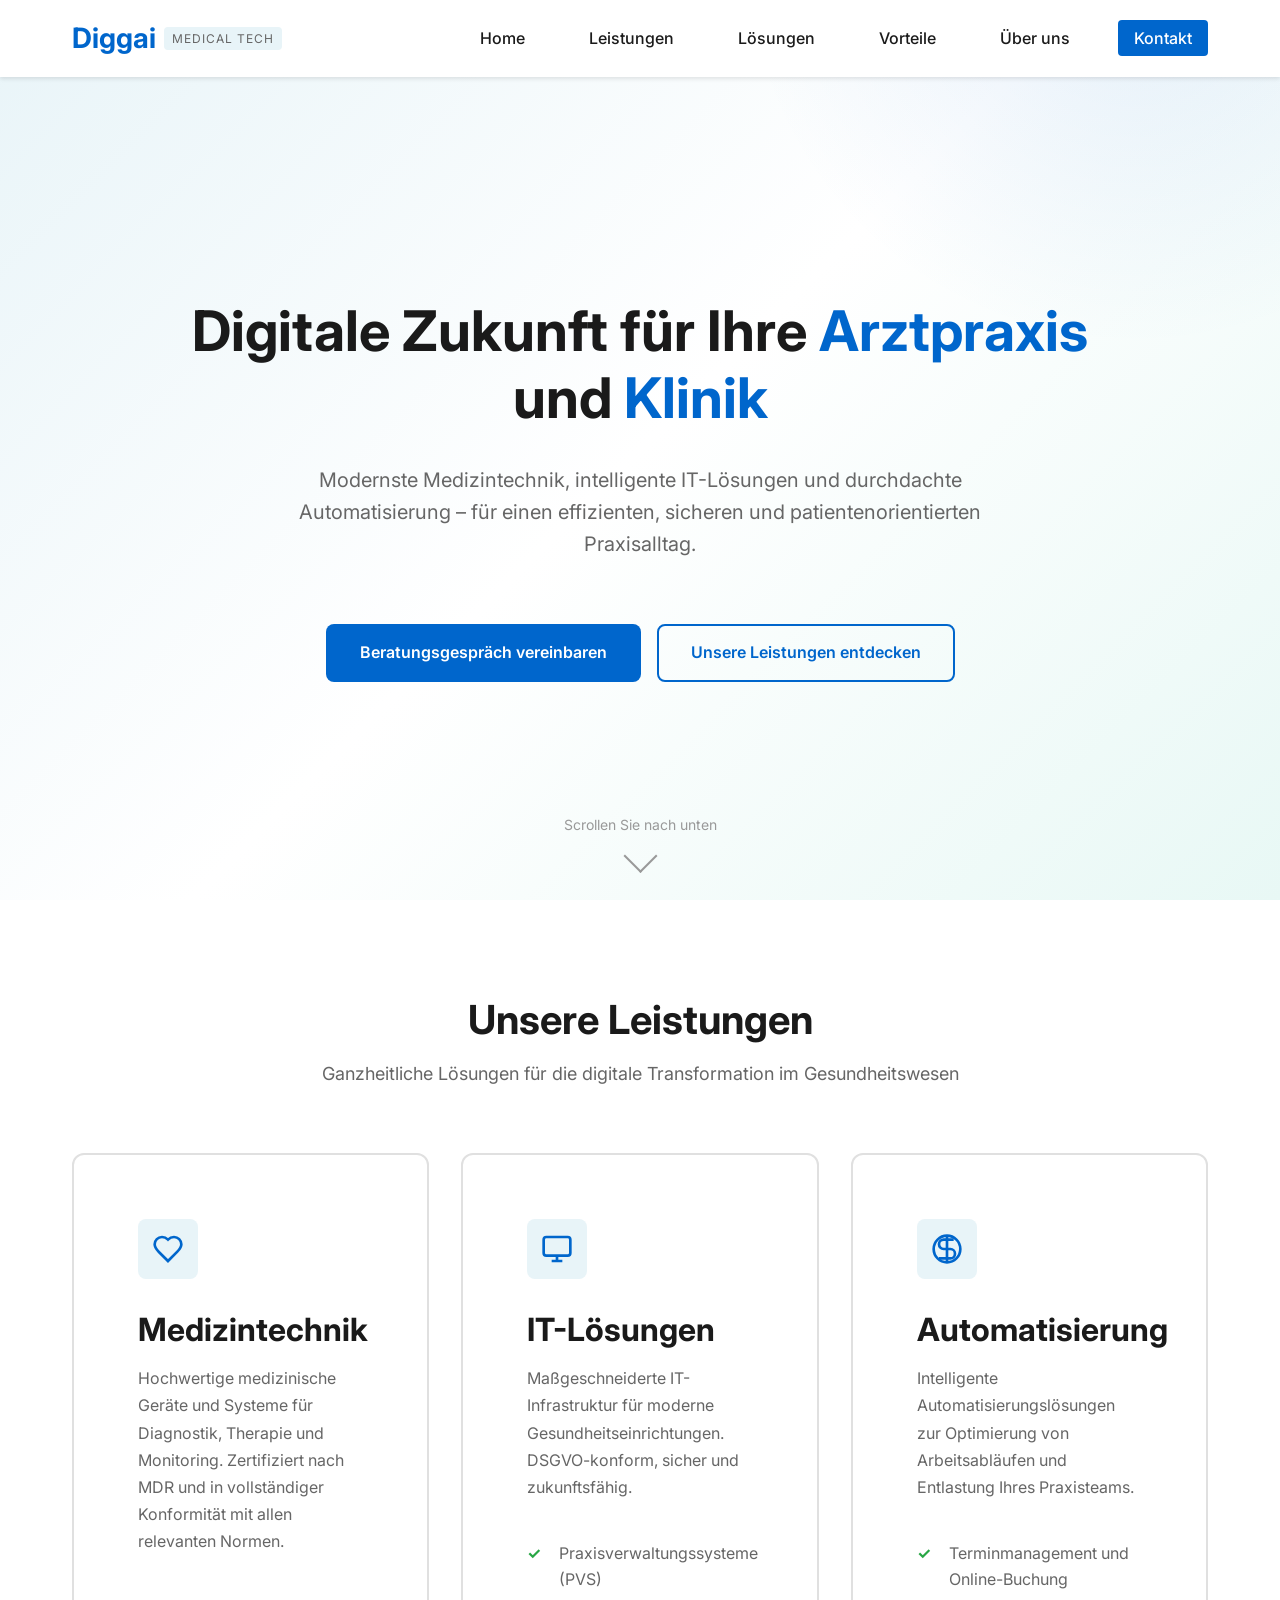
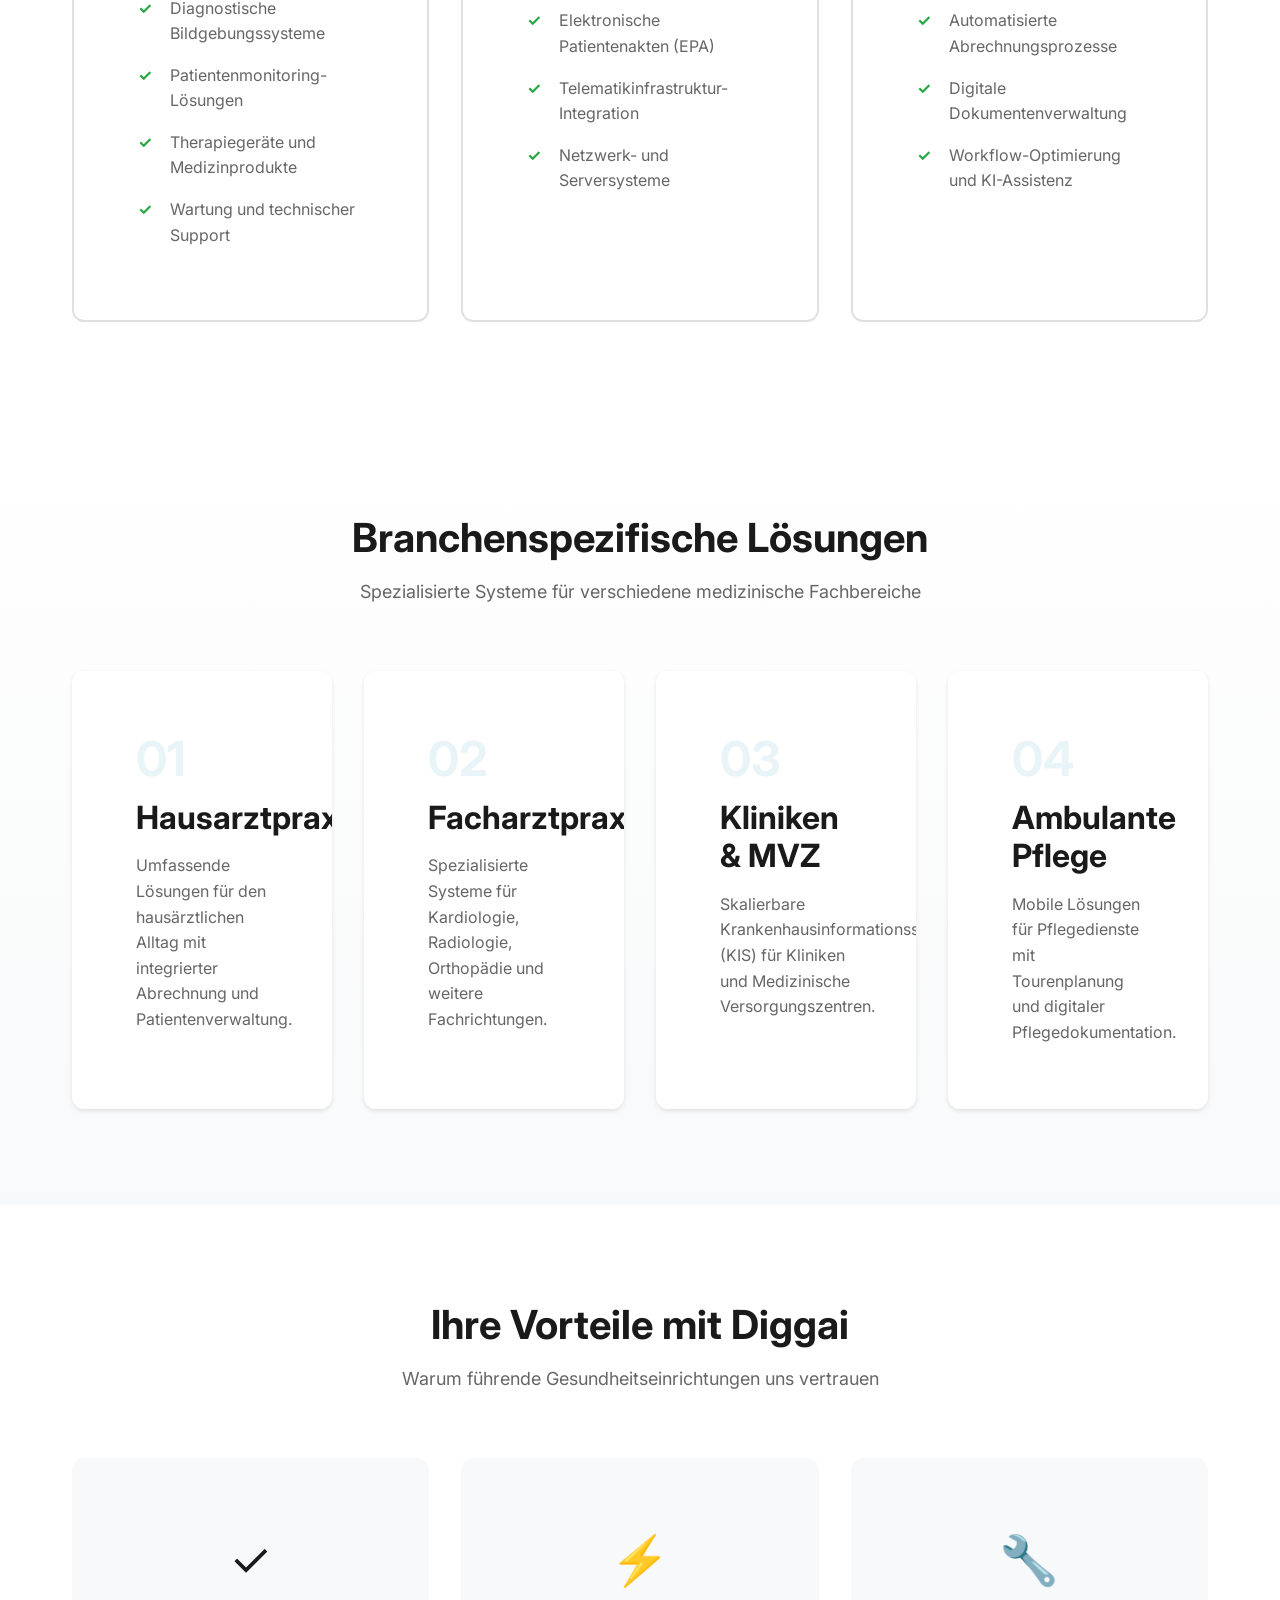
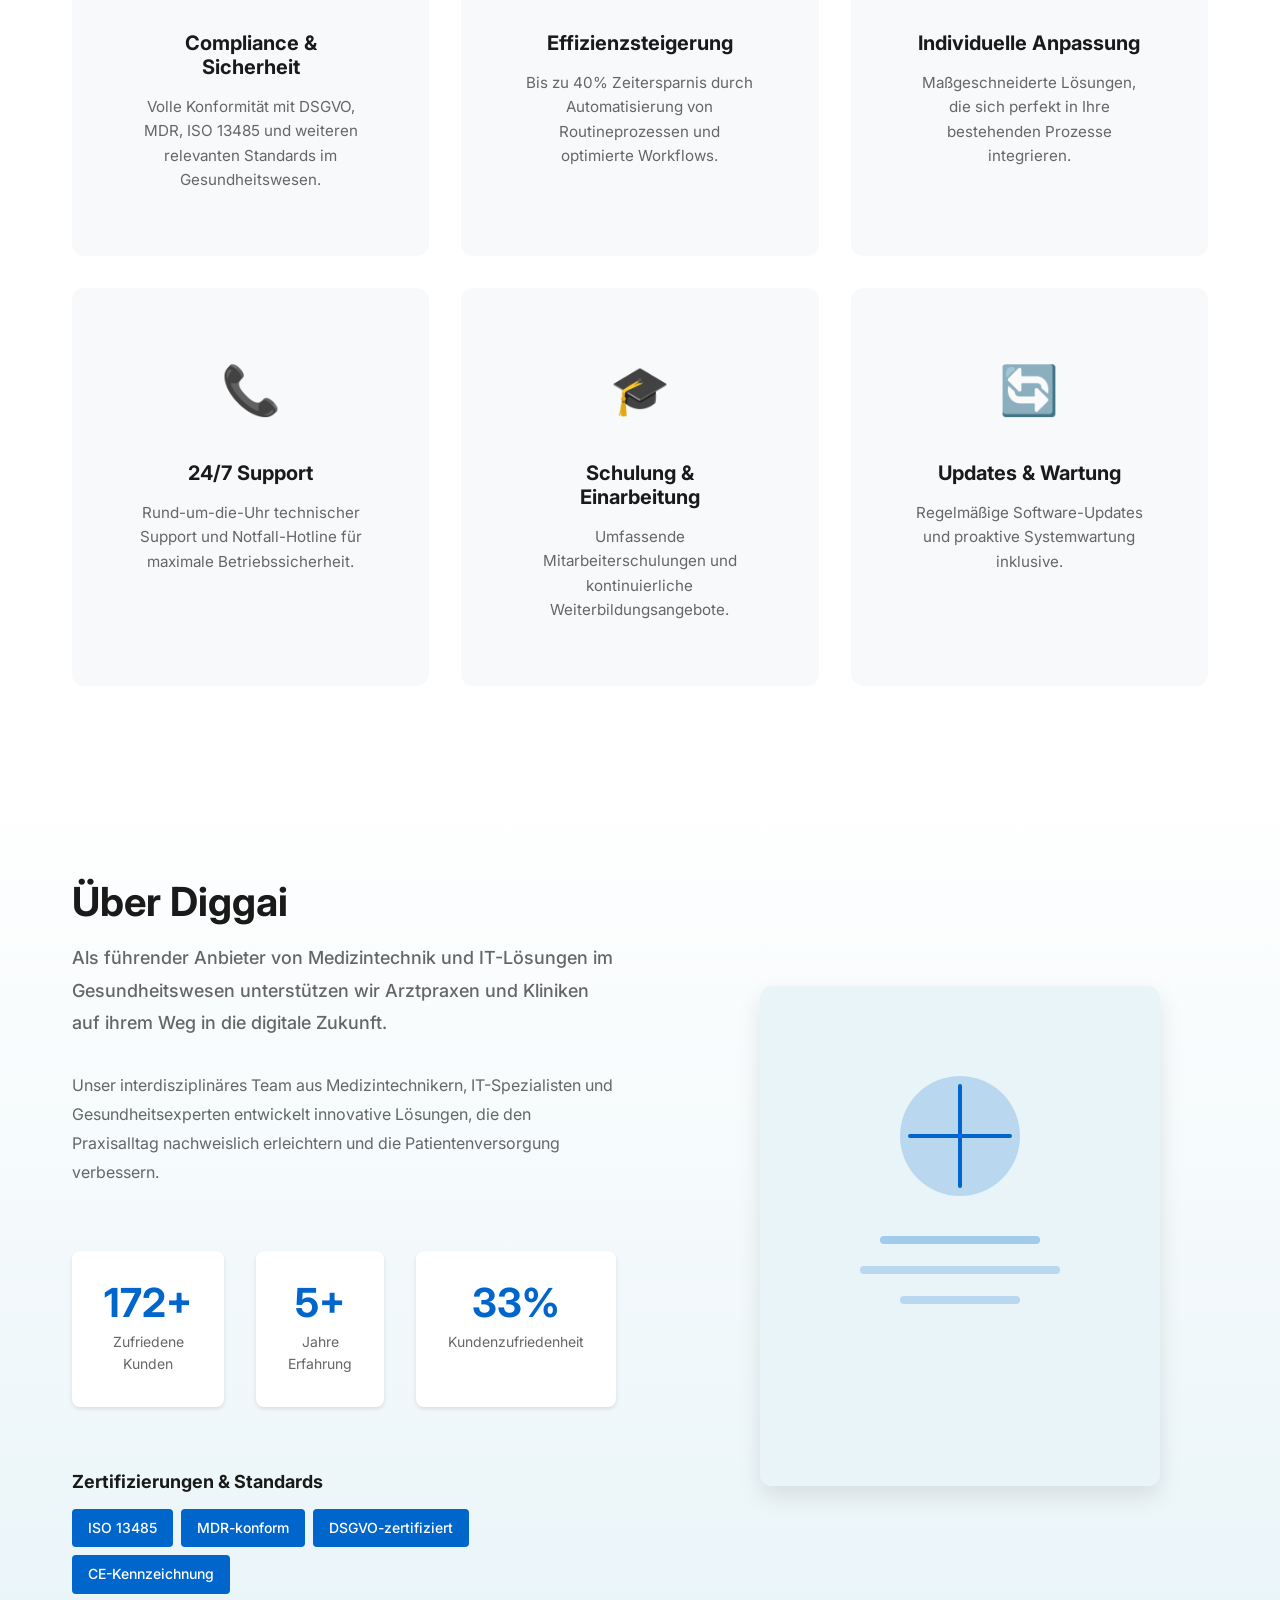
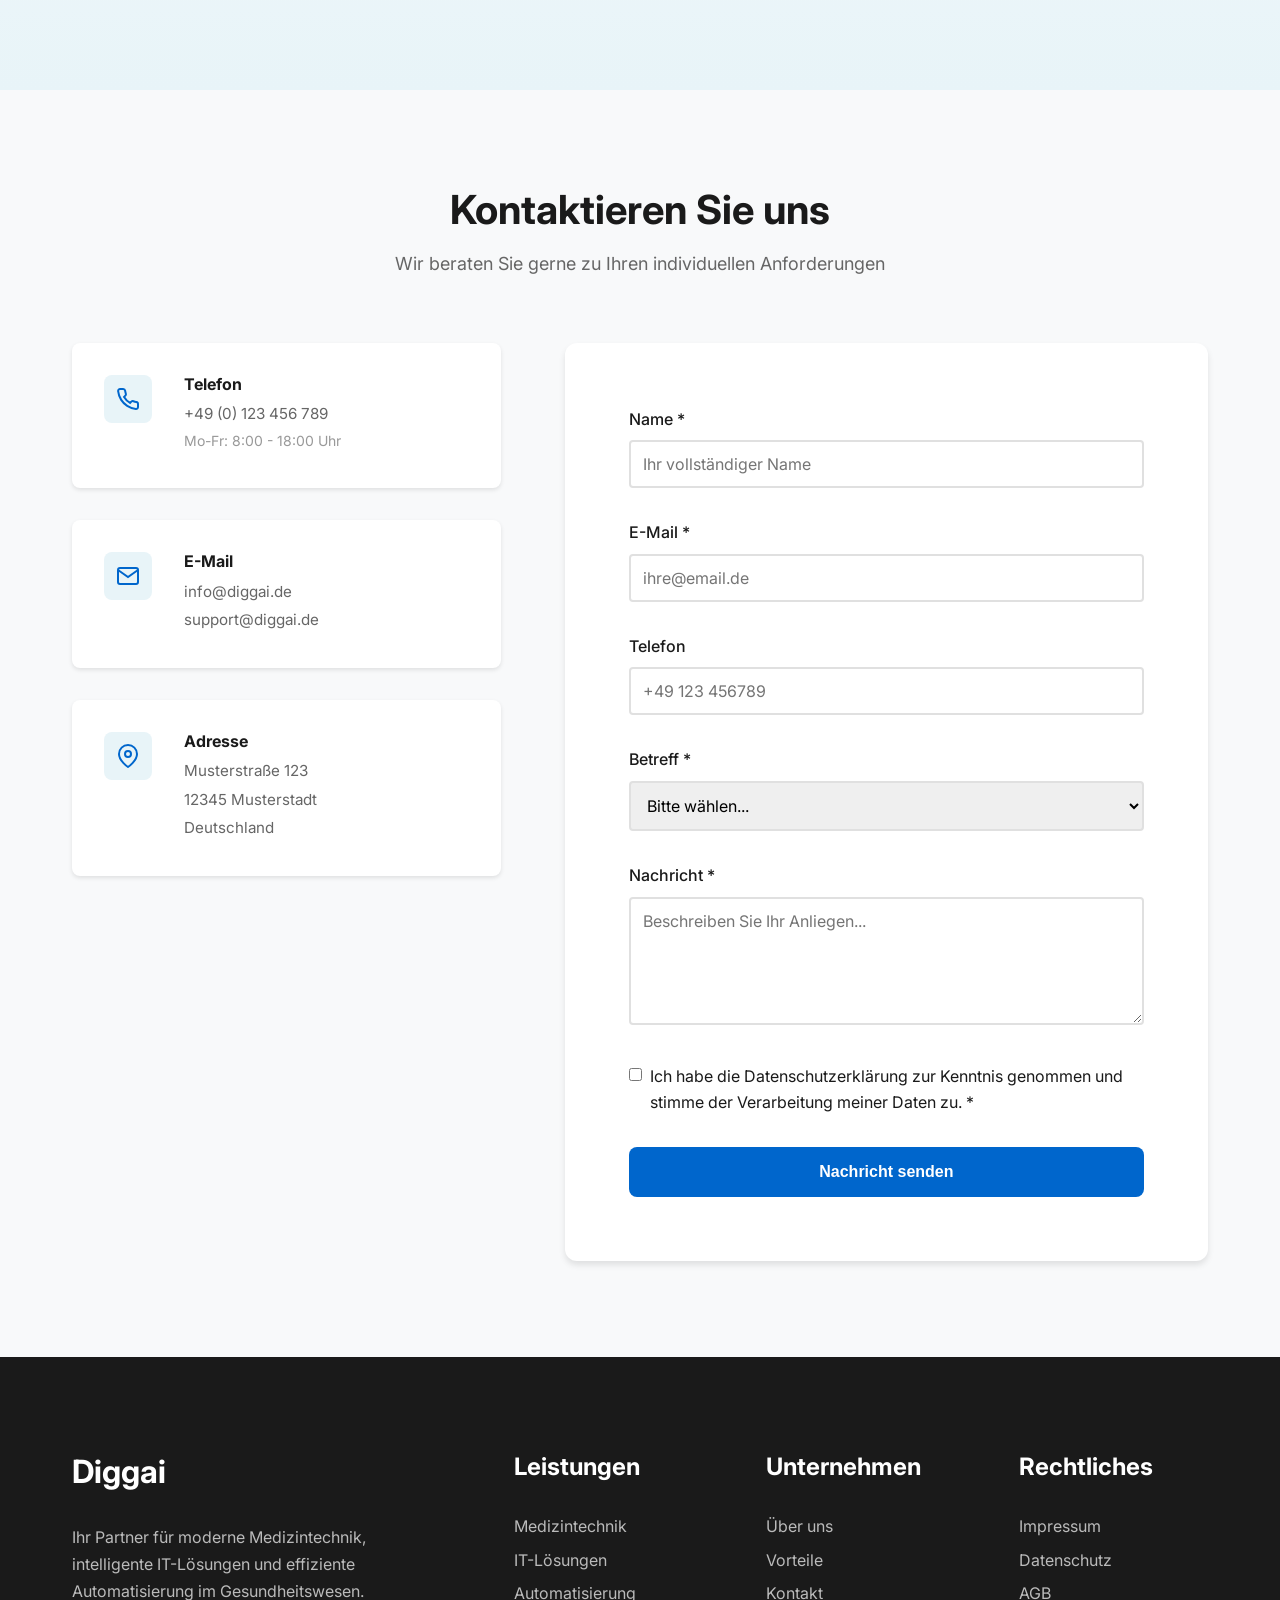
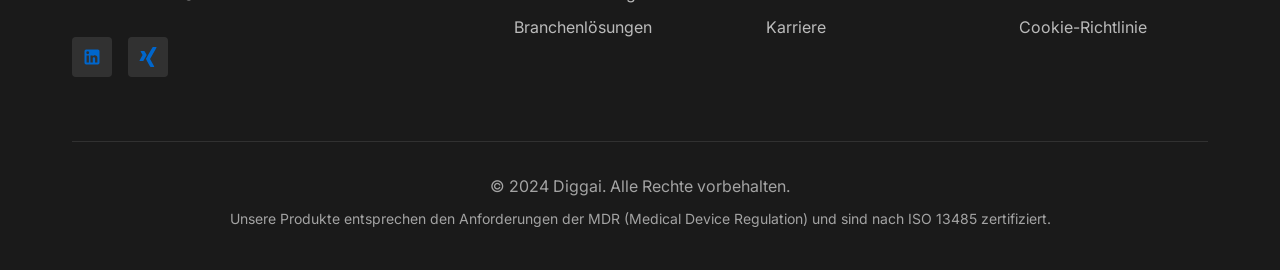
<file: index.html>
<!DOCTYPE html>
<html lang="de">
<head>
    <meta charset="UTF-8">
    <meta name="viewport" content="width=device-width, initial-scale=1.0">
    <meta name="description" content="Diggai - Medizintechnik, IT-Lösungen und Automatisierung für Arztpraxen und Kliniken">
    <meta name="keywords" content="Medizintechnik, IT-Lösungen, Praxisautomatisierung, Klinik-Software, Digitalisierung Gesundheitswesen">
    <title>Diggai - Medizintechnik & IT-Lösungen für Arztpraxen und Kliniken</title>
    <link rel="stylesheet" href="styles.css">
    <link rel="preconnect" href="https://fonts.googleapis.com">
    <link rel="preconnect" href="https://fonts.gstatic.com" crossorigin>
    <link href="https://fonts.googleapis.com/css2?family=Inter:wght@300;400;500;600;700&display=swap" rel="stylesheet">
</head>
<body>
    <!-- Navigation -->
    <nav class="navbar" id="navbar">
        <div class="container">
            <div class="nav-wrapper">
                <div class="logo">
                    <a href="#home">
                        <span class="logo-text">Diggai</span>
                        <span class="logo-tagline">Medical Tech</span>
                    </a>
                </div>
                <button class="mobile-menu-toggle" id="mobileMenuToggle" aria-label="Menü öffnen">
                    <span></span>
                    <span></span>
                    <span></span>
                </button>
                <ul class="nav-menu" id="navMenu">
                    <li><a href="#home" class="nav-link">Home</a></li>
                    <li><a href="#services" class="nav-link">Leistungen</a></li>
                    <li><a href="#solutions" class="nav-link">Lösungen</a></li>
                    <li><a href="#benefits" class="nav-link">Vorteile</a></li>
                    <li><a href="#about" class="nav-link">Über uns</a></li>
                    <li><a href="#contact" class="nav-link cta-link">Kontakt</a></li>
                </ul>
            </div>
        </div>
    </nav>

    <!-- Hero Section -->
    <section id="home" class="hero">
        <div class="hero-background"></div>
        <div class="container">
            <div class="hero-content">
                <h1 class="hero-title">
                    Digitale Zukunft für Ihre <span class="highlight">Arztpraxis</span> und <span class="highlight">Klinik</span>
                </h1>
                <p class="hero-subtitle">
                    Modernste Medizintechnik, intelligente IT-Lösungen und durchdachte Automatisierung – 
                    für einen effizienten, sicheren und patientenorientierten Praxisalltag.
                </p>
                <div class="hero-cta">
                    <a href="#contact" class="btn btn-primary">Beratungsgespräch vereinbaren</a>
                    <a href="#services" class="btn btn-secondary">Unsere Leistungen entdecken</a>
                </div>
            </div>
        </div>
        <div class="scroll-indicator">
            <span>Scrollen Sie nach unten</span>
            <div class="scroll-arrow"></div>
        </div>
    </section>

    <!-- Services Section -->
    <section id="services" class="services">
        <div class="container">
            <div class="section-header">
                <h2 class="section-title">Unsere Leistungen</h2>
                <p class="section-subtitle">
                    Ganzheitliche Lösungen für die digitale Transformation im Gesundheitswesen
                </p>
            </div>
            <div class="services-grid">
                <div class="service-card">
                    <div class="service-icon">
                        <svg viewBox="0 0 24 24" fill="none" stroke="currentColor" stroke-width="2">
                            <path d="M19 14c1.49-1.46 3-3.21 3-5.5A5.5 5.5 0 0 0 16.5 3c-1.76 0-3 .5-4.5 2-1.5-1.5-2.74-2-4.5-2A5.5 5.5 0 0 0 2 8.5c0 2.3 1.5 4.05 3 5.5l7 7Z"/>
                        </svg>
                    </div>
                    <h3 class="service-title">Medizintechnik</h3>
                    <p class="service-description">
                        Hochwertige medizinische Geräte und Systeme für Diagnostik, Therapie und Monitoring. 
                        Zertifiziert nach MDR und in vollständiger Konformität mit allen relevanten Normen.
                    </p>
                    <ul class="service-features">
                        <li>Diagnostische Bildgebungssysteme</li>
                        <li>Patientenmonitoring-Lösungen</li>
                        <li>Therapiegeräte und Medizinprodukte</li>
                        <li>Wartung und technischer Support</li>
                    </ul>
                </div>

                <div class="service-card">
                    <div class="service-icon">
                        <svg viewBox="0 0 24 24" fill="none" stroke="currentColor" stroke-width="2">
                            <rect x="2" y="3" width="20" height="14" rx="2"/>
                            <path d="M8 21h8M12 17v4"/>
                        </svg>
                    </div>
                    <h3 class="service-title">IT-Lösungen</h3>
                    <p class="service-description">
                        Maßgeschneiderte IT-Infrastruktur für moderne Gesundheitseinrichtungen. 
                        DSGVO-konform, sicher und zukunftsfähig.
                    </p>
                    <ul class="service-features">
                        <li>Praxisverwaltungssysteme (PVS)</li>
                        <li>Elektronische Patientenakten (EPA)</li>
                        <li>Telematikinfrastruktur-Integration</li>
                        <li>Netzwerk- und Serversysteme</li>
                    </ul>
                </div>

                <div class="service-card">
                    <div class="service-icon">
                        <svg viewBox="0 0 24 24" fill="none" stroke="currentColor" stroke-width="2">
                            <path d="M12 2v20M17 5H9.5a3.5 3.5 0 0 0 0 7h5a3.5 3.5 0 0 1 0 7H6"/>
                            <circle cx="12" cy="12" r="10"/>
                        </svg>
                    </div>
                    <h3 class="service-title">Automatisierung</h3>
                    <p class="service-description">
                        Intelligente Automatisierungslösungen zur Optimierung von Arbeitsabläufen 
                        und Entlastung Ihres Praxisteams.
                    </p>
                    <ul class="service-features">
                        <li>Terminmanagement und Online-Buchung</li>
                        <li>Automatisierte Abrechnungsprozesse</li>
                        <li>Digitale Dokumentenverwaltung</li>
                        <li>Workflow-Optimierung und KI-Assistenz</li>
                    </ul>
                </div>
            </div>
        </div>
    </section>

    <!-- Solutions Section -->
    <section id="solutions" class="solutions">
        <div class="container">
            <div class="section-header">
                <h2 class="section-title">Branchenspezifische Lösungen</h2>
                <p class="section-subtitle">
                    Spezialisierte Systeme für verschiedene medizinische Fachbereiche
                </p>
            </div>
            <div class="solutions-grid">
                <div class="solution-item">
                    <div class="solution-number">01</div>
                    <h3>Hausarztpraxen</h3>
                    <p>Umfassende Lösungen für den hausärztlichen Alltag mit integrierter Abrechnung und Patientenverwaltung.</p>
                </div>
                <div class="solution-item">
                    <div class="solution-number">02</div>
                    <h3>Facharztpraxen</h3>
                    <p>Spezialisierte Systeme für Kardiologie, Radiologie, Orthopädie und weitere Fachrichtungen.</p>
                </div>
                <div class="solution-item">
                    <div class="solution-number">03</div>
                    <h3>Kliniken & MVZ</h3>
                    <p>Skalierbare Krankenhausinformationssysteme (KIS) für Kliniken und Medizinische Versorgungszentren.</p>
                </div>
                <div class="solution-item">
                    <div class="solution-number">04</div>
                    <h3>Ambulante Pflege</h3>
                    <p>Mobile Lösungen für Pflegedienste mit Tourenplanung und digitaler Pflegedokumentation.</p>
                </div>
            </div>
        </div>
    </section>

    <!-- Benefits Section -->
    <section id="benefits" class="benefits">
        <div class="container">
            <div class="section-header">
                <h2 class="section-title">Ihre Vorteile mit Diggai</h2>
                <p class="section-subtitle">
                    Warum führende Gesundheitseinrichtungen uns vertrauen
                </p>
            </div>
            <div class="benefits-grid">
                <div class="benefit-card">
                    <div class="benefit-icon">✓</div>
                    <h3>Compliance & Sicherheit</h3>
                    <p>Volle Konformität mit DSGVO, MDR, ISO 13485 und weiteren relevanten Standards im Gesundheitswesen.</p>
                </div>
                <div class="benefit-card">
                    <div class="benefit-icon">⚡</div>
                    <h3>Effizienzsteigerung</h3>
                    <p>Bis zu 40% Zeitersparnis durch Automatisierung von Routineprozessen und optimierte Workflows.</p>
                </div>
                <div class="benefit-card">
                    <div class="benefit-icon">🔧</div>
                    <h3>Individuelle Anpassung</h3>
                    <p>Maßgeschneiderte Lösungen, die sich perfekt in Ihre bestehenden Prozesse integrieren.</p>
                </div>
                <div class="benefit-card">
                    <div class="benefit-icon">📞</div>
                    <h3>24/7 Support</h3>
                    <p>Rund-um-die-Uhr technischer Support und Notfall-Hotline für maximale Betriebssicherheit.</p>
                </div>
                <div class="benefit-card">
                    <div class="benefit-icon">🎓</div>
                    <h3>Schulung & Einarbeitung</h3>
                    <p>Umfassende Mitarbeiterschulungen und kontinuierliche Weiterbildungsangebote.</p>
                </div>
                <div class="benefit-card">
                    <div class="benefit-icon">🔄</div>
                    <h3>Updates & Wartung</h3>
                    <p>Regelmäßige Software-Updates und proaktive Systemwartung inklusive.</p>
                </div>
            </div>
        </div>
    </section>

    <!-- About Section -->
    <section id="about" class="about">
        <div class="container">
            <div class="about-content">
                <div class="about-text">
                    <h2 class="section-title">Über Diggai</h2>
                    <p class="about-intro">
                        Als führender Anbieter von Medizintechnik und IT-Lösungen im Gesundheitswesen 
                        unterstützen wir Arztpraxen und Kliniken auf ihrem Weg in die digitale Zukunft.
                    </p>
                    <p>
                        Unser interdisziplinäres Team aus Medizintechnikern, IT-Spezialisten und 
                        Gesundheitsexperten entwickelt innovative Lösungen, die den Praxisalltag 
                        nachweislich erleichtern und die Patientenversorgung verbessern.
                    </p>
                    <div class="about-stats">
                        <div class="stat-item">
                            <div class="stat-number">500+</div>
                            <div class="stat-label">Zufriedene Kunden</div>
                        </div>
                        <div class="stat-item">
                            <div class="stat-number">15+</div>
                            <div class="stat-label">Jahre Erfahrung</div>
                        </div>
                        <div class="stat-item">
                            <div class="stat-number">98%</div>
                            <div class="stat-label">Kundenzufriedenheit</div>
                        </div>
                    </div>
                    <div class="certifications">
                        <h3>Zertifizierungen & Standards</h3>
                        <div class="cert-badges">
                            <span class="cert-badge">ISO 13485</span>
                            <span class="cert-badge">MDR-konform</span>
                            <span class="cert-badge">DSGVO-zertifiziert</span>
                            <span class="cert-badge">CE-Kennzeichnung</span>
                        </div>
                    </div>
                </div>
                <div class="about-image">
                    <div class="about-placeholder">
                        <svg viewBox="0 0 400 500" fill="none">
                            <rect width="400" height="500" fill="#E8F4F8"/>
                            <circle cx="200" cy="150" r="60" fill="#0066CC" opacity="0.2"/>
                            <rect x="120" y="250" width="160" height="8" rx="4" fill="#0066CC" opacity="0.3"/>
                            <rect x="100" y="280" width="200" height="8" rx="4" fill="#0066CC" opacity="0.2"/>
                            <rect x="140" y="310" width="120" height="8" rx="4" fill="#0066CC" opacity="0.2"/>
                            <path d="M200 100 L200 200 M150 150 L250 150" stroke="#0066CC" stroke-width="4" stroke-linecap="round"/>
                        </svg>
                    </div>
                </div>
            </div>
        </div>
    </section>

    <!-- Contact Section -->
    <section id="contact" class="contact">
        <div class="container">
            <div class="section-header">
                <h2 class="section-title">Kontaktieren Sie uns</h2>
                <p class="section-subtitle">
                    Wir beraten Sie gerne zu Ihren individuellen Anforderungen
                </p>
            </div>
            <div class="contact-wrapper">
                <div class="contact-info">
                    <div class="contact-item">
                        <div class="contact-icon">
                            <svg viewBox="0 0 24 24" fill="none" stroke="currentColor" stroke-width="2">
                                <path d="M22 16.92v3a2 2 0 0 1-2.18 2 19.79 19.79 0 0 1-8.63-3.07 19.5 19.5 0 0 1-6-6 19.79 19.79 0 0 1-3.07-8.67A2 2 0 0 1 4.11 2h3a2 2 0 0 1 2 1.72 12.84 12.84 0 0 0 .7 2.81 2 2 0 0 1-.45 2.11L8.09 9.91a16 16 0 0 0 6 6l1.27-1.27a2 2 0 0 1 2.11-.45 12.84 12.84 0 0 0 2.81.7A2 2 0 0 1 22 16.92z"/>
                            </svg>
                        </div>
                        <div>
                            <h3>Telefon</h3>
                            <p>+49 (0) 123 456 789</p>
                            <p class="small">Mo-Fr: 8:00 - 18:00 Uhr</p>
                        </div>
                    </div>
                    <div class="contact-item">
                        <div class="contact-icon">
                            <svg viewBox="0 0 24 24" fill="none" stroke="currentColor" stroke-width="2">
                                <path d="M4 4h16c1.1 0 2 .9 2 2v12c0 1.1-.9 2-2 2H4c-1.1 0-2-.9-2-2V6c0-1.1.9-2 2-2z"/>
                                <polyline points="22,6 12,13 2,6"/>
                            </svg>
                        </div>
                        <div>
                            <h3>E-Mail</h3>
                            <p>info@diggai.de</p>
                            <p>support@diggai.de</p>
                        </div>
                    </div>
                    <div class="contact-item">
                        <div class="contact-icon">
                            <svg viewBox="0 0 24 24" fill="none" stroke="currentColor" stroke-width="2">
                                <path d="M21 10c0 7-9 13-9 13s-9-6-9-13a9 9 0 0 1 18 0z"/>
                                <circle cx="12" cy="10" r="3"/>
                            </svg>
                        </div>
                        <div>
                            <h3>Adresse</h3>
                            <p>Musterstraße 123</p>
                            <p>12345 Musterstadt</p>
                            <p>Deutschland</p>
                        </div>
                    </div>
                </div>
                <div class="contact-form">
                    <form id="contactForm">
                        <div class="form-group">
                            <label for="name">Name *</label>
                            <input type="text" id="name" name="name" required placeholder="Ihr vollständiger Name">
                        </div>
                        <div class="form-group">
                            <label for="email">E-Mail *</label>
                            <input type="email" id="email" name="email" required placeholder="ihre@email.de">
                        </div>
                        <div class="form-group">
                            <label for="phone">Telefon</label>
                            <input type="tel" id="phone" name="phone" placeholder="+49 123 456789">
                        </div>
                        <div class="form-group">
                            <label for="subject">Betreff *</label>
                            <select id="subject" name="subject" required>
                                <option value="">Bitte wählen...</option>
                                <option value="general">Allgemeine Anfrage</option>
                                <option value="medtech">Medizintechnik</option>
                                <option value="it">IT-Lösungen</option>
                                <option value="automation">Automatisierung</option>
                                <option value="support">Technischer Support</option>
                            </select>
                        </div>
                        <div class="form-group">
                            <label for="message">Nachricht *</label>
                            <textarea id="message" name="message" rows="5" required placeholder="Beschreiben Sie Ihr Anliegen..."></textarea>
                        </div>
                        <div class="form-group checkbox-group">
                            <label>
                                <input type="checkbox" name="privacy" required>
                                <span>Ich habe die Datenschutzerklärung zur Kenntnis genommen und stimme der Verarbeitung meiner Daten zu. *</span>
                            </label>
                        </div>
                        <button type="submit" class="btn btn-primary btn-block">Nachricht senden</button>
                    </form>
                </div>
            </div>
        </div>
    </section>

    <!-- Footer -->
    <footer class="footer">
        <div class="container">
            <div class="footer-content">
                <div class="footer-section">
                    <h3>Diggai</h3>
                    <p>Ihr Partner für moderne Medizintechnik, intelligente IT-Lösungen und effiziente Automatisierung im Gesundheitswesen.</p>
                    <div class="social-links">
                        <a href="#" aria-label="LinkedIn" class="social-link">
                            <svg viewBox="0 0 24 24" fill="currentColor">
                                <path d="M19 3a2 2 0 0 1 2 2v14a2 2 0 0 1-2 2H5a2 2 0 0 1-2-2V5a2 2 0 0 1 2-2h14m-.5 15.5v-5.3a3.26 3.26 0 0 0-3.26-3.26c-.85 0-1.84.52-2.32 1.3v-1.11h-2.79v8.37h2.79v-4.93c0-.77.62-1.4 1.39-1.4a1.4 1.4 0 0 1 1.4 1.4v4.93h2.79M6.88 8.56a1.68 1.68 0 0 0 1.68-1.68c0-.93-.75-1.69-1.68-1.69a1.69 1.69 0 0 0-1.69 1.69c0 .93.76 1.68 1.69 1.68m1.39 9.94v-8.37H5.5v8.37h2.77z"/>
                            </svg>
                        </a>
                        <a href="#" aria-label="Xing" class="social-link">
                            <svg viewBox="0 0 24 24" fill="currentColor">
                                <path d="M18.188 0c-.517 0-.741.325-.927.66 0 0-7.455 13.224-7.702 13.657.015.024 4.919 9.023 4.919 9.023.17.308.436.66.967.66h3.454c.211 0 .375-.078.463-.22.089-.151.089-.346-.009-.536l-4.879-8.916c-.004-.006-.004-.016 0-.022L22.139.756c.095-.191.097-.387.006-.535C22.056.078 21.894 0 21.686 0h-3.498zM3.648 4.74c-.211 0-.385.074-.473.216-.09.149-.078.339.02.531l2.34 4.05c.004.01.004.016 0 .021L1.86 16.051c-.099.188-.093.381 0 .529.085.142.239.234.45.234h3.461c.518 0 .766-.348.945-.667l3.734-6.609-2.378-4.155c-.172-.315-.434-.659-.962-.659H3.648v.016z"/>
                            </svg>
                        </a>
                    </div>
                </div>
                <div class="footer-section">
                    <h4>Leistungen</h4>
                    <ul class="footer-links">
                        <li><a href="#services">Medizintechnik</a></li>
                        <li><a href="#services">IT-Lösungen</a></li>
                        <li><a href="#services">Automatisierung</a></li>
                        <li><a href="#solutions">Branchenlösungen</a></li>
                    </ul>
                </div>
                <div class="footer-section">
                    <h4>Unternehmen</h4>
                    <ul class="footer-links">
                        <li><a href="#about">Über uns</a></li>
                        <li><a href="#benefits">Vorteile</a></li>
                        <li><a href="#contact">Kontakt</a></li>
                        <li><a href="#">Karriere</a></li>
                    </ul>
                </div>
                <div class="footer-section">
                    <h4>Rechtliches</h4>
                    <ul class="footer-links">
                        <li><a href="#">Impressum</a></li>
                        <li><a href="#">Datenschutz</a></li>
                        <li><a href="#">AGB</a></li>
                        <li><a href="#">Cookie-Richtlinie</a></li>
                    </ul>
                </div>
            </div>
            <div class="footer-bottom">
                <p>&copy; 2024 Diggai. Alle Rechte vorbehalten.</p>
                <p class="footer-note">
                    Unsere Produkte entsprechen den Anforderungen der MDR (Medical Device Regulation) 
                    und sind nach ISO 13485 zertifiziert.
                </p>
            </div>
        </div>
    </footer>

    <!-- Back to Top Button -->
    <button id="backToTop" class="back-to-top" aria-label="Zurück nach oben">
        <svg viewBox="0 0 24 24" fill="none" stroke="currentColor" stroke-width="2">
            <path d="M18 15l-6-6-6 6"/>
        </svg>
    </button>

    <script src="script.js"></script>
</body>
</html>
</file>
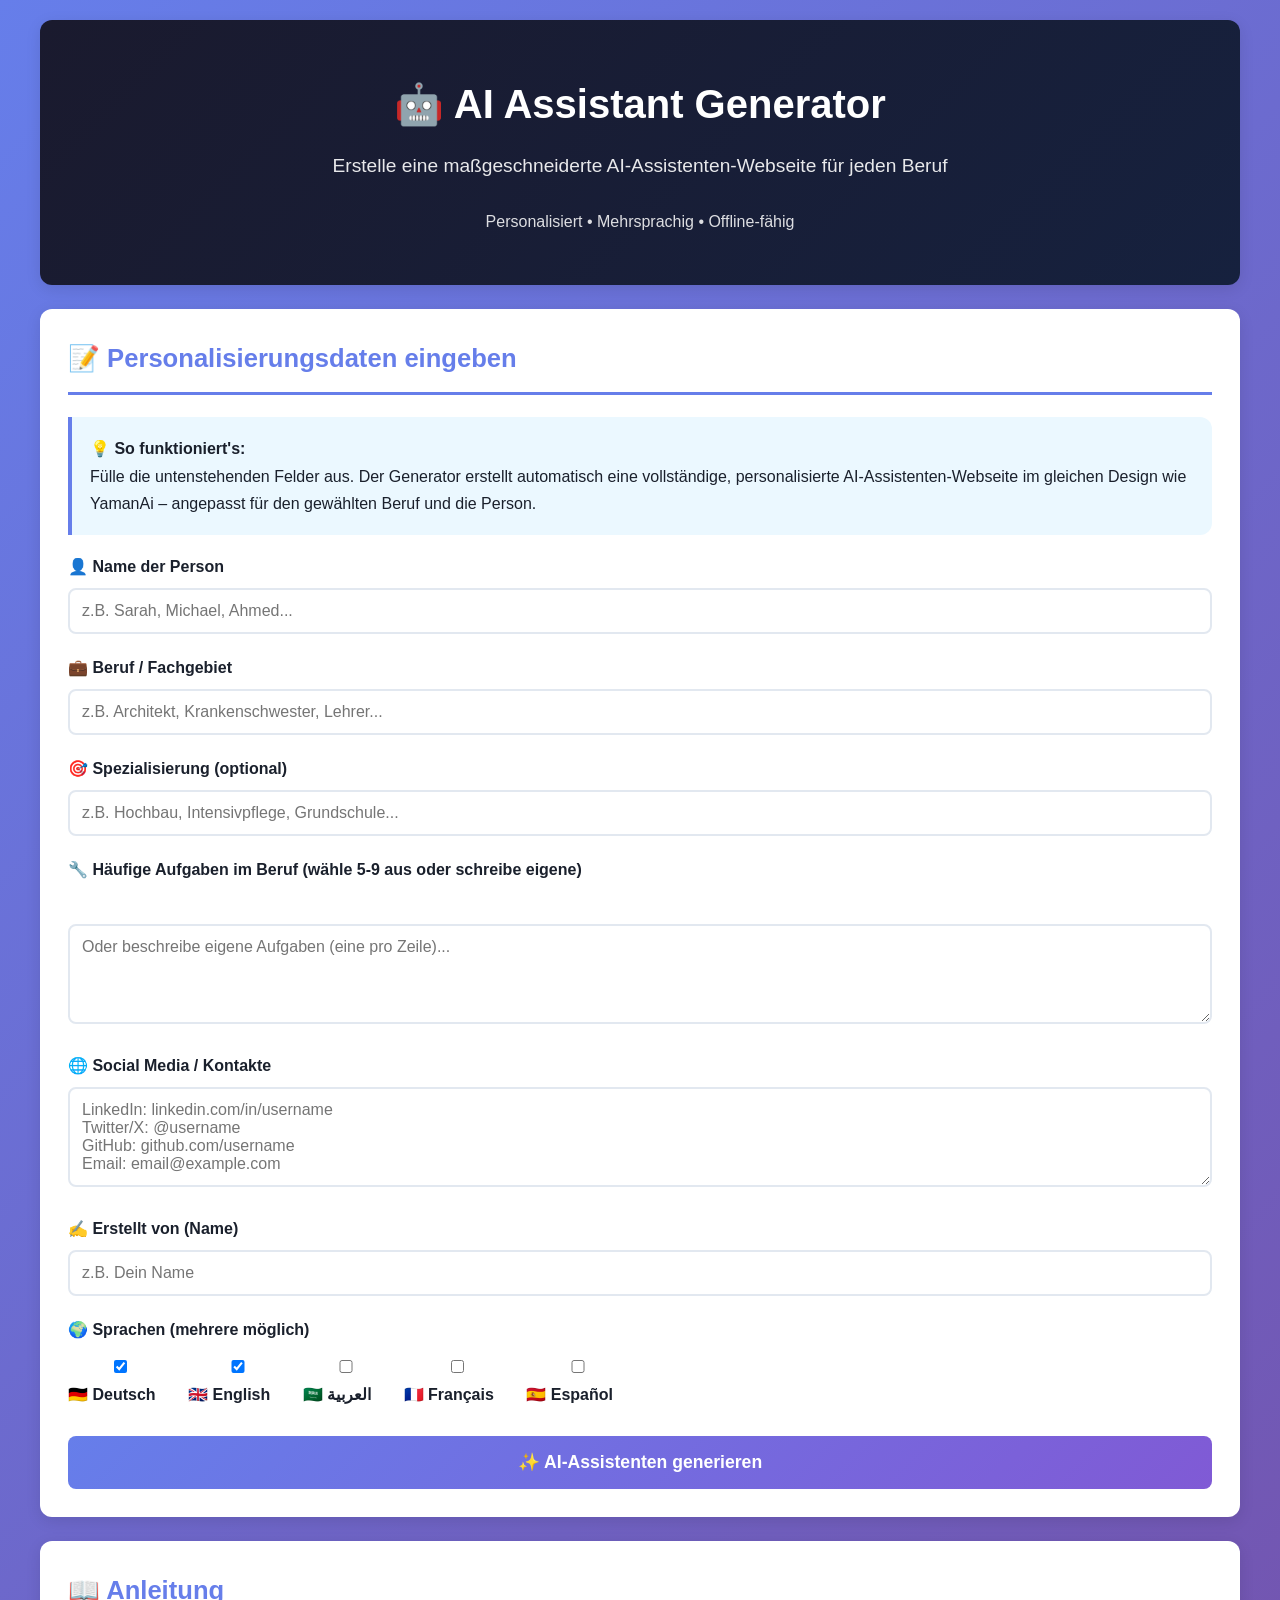
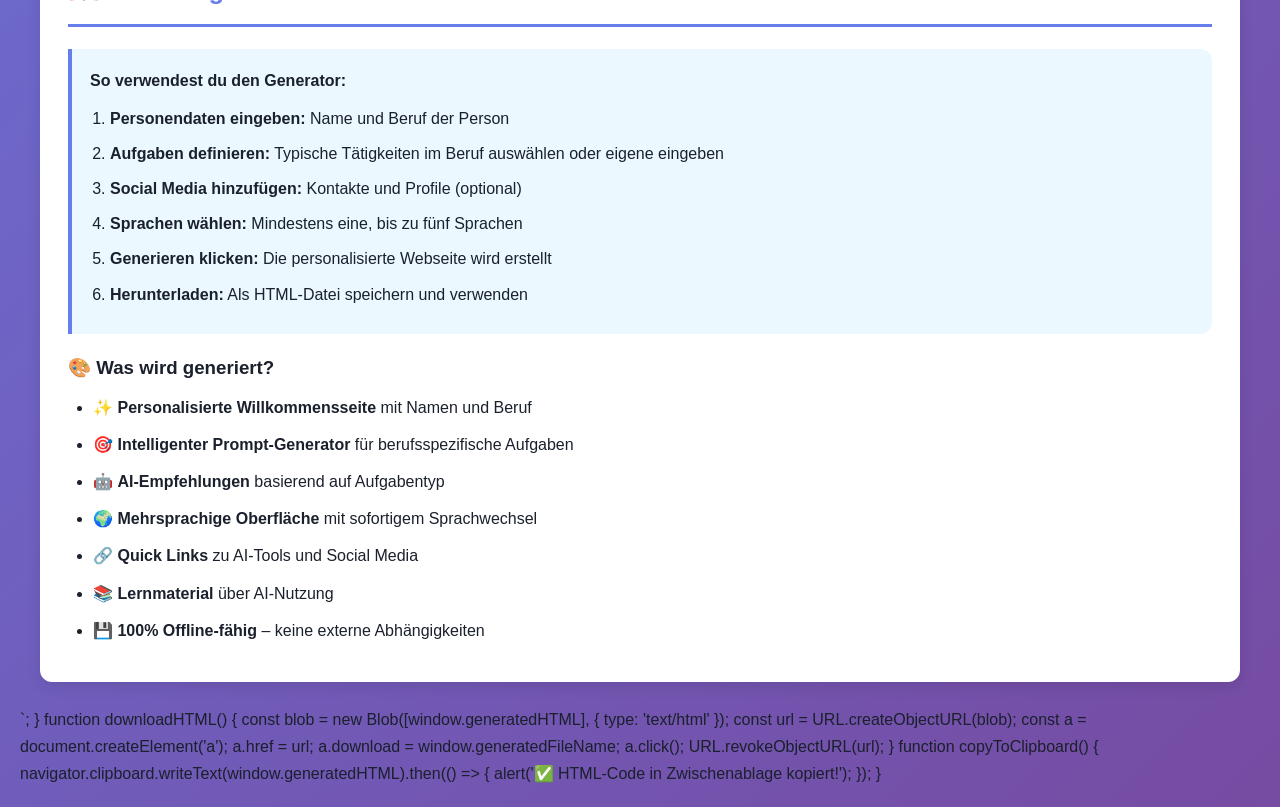
<file: ai-assistant-template.html>
<!DOCTYPE html>
<html lang="de">
<head>
<meta charset="UTF-8">
<meta name="viewport" content="width=device-width, initial-scale=1.0">
<title>AI Assistant Template Generator</title>
<style>
:root {
  --primary: #667eea;
  --secondary: #48bb78;
  --warning: #ed8936;
  --danger: #f56565;
  --light: #f7fafc;
  --dark: #1a202c;
  --yellow: #ffd700;
}
* { margin: 0; padding: 0; box-sizing: border-box; }
body {
  font-family: -apple-system, BlinkMacSystemFont, "Segoe UI", Roboto, Arial, sans-serif;
  line-height: 1.7;
  color: var(--dark);
  background: linear-gradient(135deg, #667eea 0%, #764ba2 100%);
  min-height: 100vh;
  padding: 20px;
}
.container { max-width: 1200px; margin: 0 auto; }
.card {
  background: white;
  border-radius: 12px;
  padding: 28px;
  margin-bottom: 24px;
  box-shadow: 0 4px 15px rgba(0,0,0,0.1);
}
.hero {
  text-align: center;
  padding: 50px 28px;
  background: linear-gradient(135deg, #1a1a2e 0%, #16213e 100%);
  color: white;
}
.hero h1 { font-size: 2.5rem; margin-bottom: 12px; }
.hero .subtitle { font-size: 1.2rem; opacity: 0.9; margin-bottom: 25px; }
.form-group {
  margin-bottom: 20px;
}
.form-group label {
  display: block;
  margin-bottom: 8px;
  font-weight: 600;
  color: var(--dark);
}
.form-group input,
.form-group select,
.form-group textarea {
  width: 100%;
  padding: 12px;
  border: 2px solid var(--border, #e2e8f0);
  border-radius: 8px;
  font-size: 1rem;
  font-family: inherit;
}
.form-group textarea {
  min-height: 100px;
  resize: vertical;
}
.generate-btn {
  background: linear-gradient(135deg, var(--primary) 0%, #805ad5 100%);
  color: white;
  border: none;
  padding: 16px 35px;
  border-radius: 8px;
  font-size: 1.1rem;
  font-weight: 600;
  cursor: pointer;
  transition: transform 0.2s;
  width: 100%;
}
.generate-btn:hover {
  transform: translateY(-2px);
}
.output-section {
  display: none;
  margin-top: 30px;
}
.output-section.visible {
  display: block;
}
.info-box {
  background: #ebf8ff;
  border-left: 4px solid var(--primary);
  padding: 18px;
  margin: 18px 0;
  border-radius: 0 12px 12px 0;
}
.success-box {
  background: #c6f6d5;
  border-left: 4px solid var(--secondary);
  padding: 18px;
  margin: 18px 0;
  border-radius: 0 12px 12px 0;
}
.download-btn {
  background: var(--secondary);
  color: white;
  border: none;
  padding: 12px 25px;
  border-radius: 8px;
  font-weight: 600;
  cursor: pointer;
  margin-right: 10px;
  margin-top: 15px;
}
.download-btn:hover {
  background: #38a169;
}
.preview-frame {
  width: 100%;
  height: 600px;
  border: 2px solid var(--border, #e2e8f0);
  border-radius: 8px;
  margin-top: 15px;
}
h2 {
  color: var(--primary);
  border-bottom: 3px solid var(--primary);
  padding-bottom: 12px;
  margin-bottom: 22px;
  font-size: 1.6rem;
}
.profession-examples {
  display: grid;
  grid-template-columns: repeat(auto-fit, minmax(200px, 1fr));
  gap: 15px;
  margin: 20px 0;
}
.profession-card {
  background: var(--light);
  padding: 15px;
  border-radius: 8px;
  border: 2px solid transparent;
  cursor: pointer;
  transition: all 0.2s;
  text-align: center;
}
.profession-card:hover {
  border-color: var(--primary);
  transform: translateY(-3px);
}
.profession-card .icon {
  font-size: 2rem;
  margin-bottom: 8px;
}
</style>
</head>
<body>
<div class="container">

<div class="card hero">
  <h1>🤖 AI Assistant Generator</h1>
  <p class="subtitle">Erstelle eine maßgeschneiderte AI-Assistenten-Webseite für jeden Beruf</p>
  <p style="opacity:0.85;">Personalisiert • Mehrsprachig • Offline-fähig</p>
</div>

<section class="card">
  <h2>📝 Personalisierungsdaten eingeben</h2>
  
  <div class="info-box">
    <strong>💡 So funktioniert's:</strong><br>
    Fülle die untenstehenden Felder aus. Der Generator erstellt automatisch eine vollständige, 
    personalisierte AI-Assistenten-Webseite im gleichen Design wie YamanAi – 
    angepasst für den gewählten Beruf und die Person.
  </div>

  <form id="generator-form">
    <div class="form-group">
      <label for="person-name">👤 Name der Person</label>
      <input type="text" id="person-name" placeholder="z.B. Sarah, Michael, Ahmed..." required>
    </div>

    <div class="form-group">
      <label for="profession">💼 Beruf / Fachgebiet</label>
      <input type="text" id="profession" placeholder="z.B. Architekt, Krankenschwester, Lehrer..." required>
    </div>

    <div class="form-group">
      <label for="profession-area">🎯 Spezialisierung (optional)</label>
      <input type="text" id="profession-area" placeholder="z.B. Hochbau, Intensivpflege, Grundschule...">
    </div>

    <div class="form-group">
      <label>🔧 Häufige Aufgaben im Beruf (wähle 5-9 aus oder schreibe eigene)</label>
      <div class="profession-examples" id="task-suggestions">
        <!-- Will be populated by JavaScript -->
      </div>
      <textarea id="custom-tasks" placeholder="Oder beschreibe eigene Aufgaben (eine pro Zeile)..."></textarea>
    </div>

    <div class="form-group">
      <label for="social-networks">🌐 Social Media / Kontakte</label>
      <textarea id="social-networks" placeholder="LinkedIn: linkedin.com/in/username
Twitter/X: @username
GitHub: github.com/username
Email: email@example.com"></textarea>
    </div>

    <div class="form-group">
      <label for="creator-name">✍️ Erstellt von (Name)</label>
      <input type="text" id="creator-name" placeholder="z.B. Dein Name" required>
    </div>

    <div class="form-group">
      <label for="languages">🌍 Sprachen (mehrere möglich)</label>
      <div style="display: flex; gap: 15px; margin-top: 10px;">
        <label><input type="checkbox" name="lang" value="de" checked> 🇩🇪 Deutsch</label>
        <label><input type="checkbox" name="lang" value="en" checked> 🇬🇧 English</label>
        <label><input type="checkbox" name="lang" value="ar"> 🇸🇦 العربية</label>
        <label><input type="checkbox" name="lang" value="fr"> 🇫🇷 Français</label>
        <label><input type="checkbox" name="lang" value="es"> 🇪🇸 Español</label>
      </div>
    </div>

    <button type="submit" class="generate-btn">✨ AI-Assistenten generieren</button>
  </form>

  <div class="output-section" id="output-section">
    <div class="success-box">
      <strong>✅ Erfolgreich generiert!</strong><br>
      Deine personalisierte AI-Assistenten-Webseite ist fertig.
    </div>

    <button class="download-btn" onclick="downloadHTML()">⬇️ HTML herunterladen</button>
    <button class="download-btn" onclick="copyToClipboard()">📋 Code kopieren</button>

    <h3 style="margin-top: 25px;">👁️ Vorschau:</h3>
    <iframe id="preview-frame" class="preview-frame" sandbox="allow-scripts"></iframe>
  </div>
</section>

<section class="card">
  <h2>📖 Anleitung</h2>
  
  <div class="info-box">
    <h4 style="margin-bottom: 10px;">So verwendest du den Generator:</h4>
    <ol style="margin-left: 20px; margin-top: 10px;">
      <li style="margin-bottom: 8px;"><strong>Personendaten eingeben:</strong> Name und Beruf der Person</li>
      <li style="margin-bottom: 8px;"><strong>Aufgaben definieren:</strong> Typische Tätigkeiten im Beruf auswählen oder eigene eingeben</li>
      <li style="margin-bottom: 8px;"><strong>Social Media hinzufügen:</strong> Kontakte und Profile (optional)</li>
      <li style="margin-bottom: 8px;"><strong>Sprachen wählen:</strong> Mindestens eine, bis zu fünf Sprachen</li>
      <li style="margin-bottom: 8px;"><strong>Generieren klicken:</strong> Die personalisierte Webseite wird erstellt</li>
      <li style="margin-bottom: 8px;"><strong>Herunterladen:</strong> Als HTML-Datei speichern und verwenden</li>
    </ol>
  </div>

  <h3>🎨 Was wird generiert?</h3>
  <ul style="margin-left: 25px; margin-top: 10px;">
    <li style="margin-bottom: 10px;">✨ <strong>Personalisierte Willkommensseite</strong> mit Namen und Beruf</li>
    <li style="margin-bottom: 10px;">🎯 <strong>Intelligenter Prompt-Generator</strong> für berufsspezifische Aufgaben</li>
    <li style="margin-bottom: 10px;">🤖 <strong>AI-Empfehlungen</strong> basierend auf Aufgabentyp</li>
    <li style="margin-bottom: 10px;">🌍 <strong>Mehrsprachige Oberfläche</strong> mit sofortigem Sprachwechsel</li>
    <li style="margin-bottom: 10px;">🔗 <strong>Quick Links</strong> zu AI-Tools und Social Media</li>
    <li style="margin-bottom: 10px;">📚 <strong>Lernmaterial</strong> über AI-Nutzung</li>
    <li style="margin-bottom: 10px;">💾 <strong>100% Offline-fähig</strong> – keine externe Abhängigkeiten</li>
  </ul>
</section>

</div>

<script>
// Task suggestions based on profession
const professionTasks = {
  'architekt': ['Projektplanung', 'Baugenehmigung', 'Kostenberechnung', 'Präsentation', 'Bauüberwachung', 'Zeichnungen', 'Materialliste', 'Kundenbriefe', 'Recherche Bauvorschriften'],
  'lehrer': ['Unterrichtsplanung', 'Prüfungserstellung', 'Elternbriefe', 'Lernmaterial', 'Bewertung', 'Dokumentation', 'Präsentationen', 'Recherche', 'Feedback'],
  'krankenschwester': ['Pflegedokumentation', 'Patienteninfo', 'Schichtplanung', 'Medikamentenplan', 'Checkliste', 'Protokoll', 'Bericht', 'Anleitung', 'Notfallplan'],
  'ingenieur': ['Prüfprotokoll', 'Berechnung', 'Dokumentation', 'Technischer Bericht', 'Präsentation', 'Checkliste', 'Anleitung', 'Email', 'Recherche'],
  'anwalt': ['Vertragsaufsatz', 'Schriftsatz', 'Recherche', 'Mandantenbrief', 'Checkliste', 'Protokoll', 'Gutachten', 'Präsentation', 'Aktenvermerk']
};

document.getElementById('generator-form').addEventListener('submit', function(e) {
  e.preventDefault();
  generateAssistant();
});

function generateAssistant() {
  const personName = document.getElementById('person-name').value;
  const profession = document.getElementById('profession').value;
  const professionArea = document.getElementById('profession-area').value;
  const customTasks = document.getElementById('custom-tasks').value;
  const socialNetworks = document.getElementById('social-networks').value;
  const creatorName = document.getElementById('creator-name').value;
  
  const selectedLangs = Array.from(document.querySelectorAll('input[name="lang"]:checked')).map(cb => cb.value);
  
  if (selectedLangs.length === 0) {
    alert('Bitte wähle mindestens eine Sprache aus!');
    return;
  }

  // Parse tasks
  const tasks = customTasks.split('\n').filter(t => t.trim()).slice(0, 9);
  
  // Generate HTML
  const html = generateHTML(personName, profession, professionArea, tasks, socialNetworks, creatorName, selectedLangs);
  
  // Show output
  document.getElementById('output-section').classList.add('visible');
  
  // Update preview
  const iframe = document.getElementById('preview-frame');
  iframe.srcdoc = html;
  
  // Store for download
  window.generatedHTML = html;
  window.generatedFileName = `${personName.toLowerCase().replace(/\s+/g, '-')}-ai-assistant.html`;
}

function generateHTML(name, profession, area, tasks, social, creator, langs) {
  const displayName = area ? `${profession} (${area})` : profession;
  
  // Build task options
  let taskOptions = '';
  tasks.forEach((task, i) => {
    taskOptions += `      <option value="task${i}">${task}</option>\n`;
  });
  
  // Build language toggle
  let langButtons = '';
  langs.forEach((lang, i) => {
    const langNames = {de: '🇩🇪 Deutsch', en: '🇬🇧 English', ar: '🇸🇦 العربية', fr: '🇫🇷 Français', es: '🇪🇸 Español'};
    const active = i === 0 ? ' active' : '';
    langButtons += `    <button class="lang-btn${active}" onclick="setLang('${lang}', event)">${langNames[lang]}</button>\n`;
  });
  
  // Social links
  let socialLinks = '';
  if (social) {
    social.split('\n').forEach(line => {
      const match = line.match(/^([^:]+):\s*(.+)$/);
      if (match) {
        const platform = match[1].trim();
        const url = match[2].trim();
        socialLinks += `    <a href="${url.startsWith('http') ? url : 'https://' + url}" target="_blank" rel="noopener" class="quick-link">
      <span class="icon">🔗</span>
      <span>${platform}</span>
    </a>\n`;
      }
    });
  }

  return `<!DOCTYPE html>
<html lang="${langs[0]}">
<head>
<meta charset="UTF-8">
<meta name="viewport" content="width=device-width, initial-scale=1.0">
<title>${name}AI – KI-Assistent für ${displayName}</title>
<style>
:root {
  --primary: #667eea;
  --secondary: #48bb78;
  --warning: #ed8936;
  --danger: #f56565;
  --light: #f7fafc;
  --dark: #1a202c;
  --yellow: #ffd700;
}
* { margin: 0; padding: 0; box-sizing: border-box; }
body {
  font-family: -apple-system, BlinkMacSystemFont, "Segoe UI", Roboto, Arial, sans-serif;
  line-height: 1.7;
  color: var(--dark);
  background: linear-gradient(135deg, #667eea 0%, #764ba2 100%);
  min-height: 100vh;
  padding: 20px;
}
.container { max-width: 1100px; margin: 0 auto; }
.card {
  background: white;
  border-radius: 12px;
  padding: 28px;
  margin-bottom: 24px;
  box-shadow: 0 4px 15px rgba(0,0,0,0.1);
}
.hero {
  text-align: center;
  padding: 50px 28px;
  background: linear-gradient(135deg, #1a1a2e 0%, #16213e 100%);
  color: white;
}
.hero h1 { font-size: 2.5rem; margin-bottom: 12px; }
.hero .subtitle { font-size: 1.2rem; opacity: 0.9; margin-bottom: 25px; }
.lang-toggle {
  display: flex;
  gap: 10px;
  margin: 20px 0;
  justify-content: center;
  flex-wrap: wrap;
}
.lang-btn {
  padding: 10px 25px;
  border: 2px solid var(--primary);
  background: white;
  color: var(--primary);
  border-radius: 25px;
  cursor: pointer;
  font-weight: 600;
  transition: all 0.3s;
}
.lang-btn.active, .lang-btn:hover {
  background: var(--primary);
  color: white;
}
.prompt-generator {
  background: linear-gradient(135deg, #2d3748 0%, #1a202c 100%);
  border-radius: 12px;
  padding: 30px;
  margin: 25px 0;
}
.prompt-generator h3 {
  color: white;
  margin-bottom: 20px;
  font-size: 1.4rem;
}
.prompt-generator label {
  color: #a0aec0;
  display: block;
  margin-bottom: 8px;
  font-weight: 500;
}
.prompt-generator textarea,
.prompt-generator select {
  width: 100%;
  padding: 14px;
  border: 2px solid #4a5568;
  border-radius: 8px;
  background: #2d3748;
  color: white;
  font-size: 1rem;
  margin-bottom: 18px;
  font-family: inherit;
}
.prompt-generator textarea {
  min-height: 120px;
  resize: vertical;
}
.generate-btn {
  background: linear-gradient(135deg, var(--primary) 0%, #805ad5 100%);
  color: white;
  border: none;
  padding: 16px 35px;
  border-radius: 8px;
  font-size: 1.1rem;
  font-weight: 600;
  cursor: pointer;
  transition: transform 0.2s;
  width: 100%;
}
.generate-btn:hover {
  transform: translateY(-2px);
}
.prompt-output {
  display: none;
  margin-top: 25px;
}
.prompt-output.visible { display: block; }
.prompt-result-box {
  background: linear-gradient(135deg, #c53030 0%, #9b2c2c 100%);
  border: 4px solid var(--yellow);
  border-radius: 12px;
  padding: 25px;
  position: relative;
  box-shadow: 0 0 30px rgba(255,215,0,0.3);
  animation: pulse-glow 2s infinite;
}
@keyframes pulse-glow {
  0%, 100% { box-shadow: 0 0 30px rgba(255,215,0,0.3); }
  50% { box-shadow: 0 0 40px rgba(255,215,0,0.5); }
}
.prompt-result-box::before {
  content: "★ ★ ★";
  position: absolute;
  top: -12px;
  left: 50%;
  transform: translateX(-50%);
  background: var(--yellow);
  color: #9b2c2c;
  padding: 4px 20px;
  border-radius: 20px;
  font-weight: bold;
}
.prompt-result-text {
  color: white;
  font-family: "Consolas", "Monaco", monospace;
  font-size: 0.95rem;
  line-height: 1.6;
  white-space: pre-wrap;
  word-break: break-word;
}
.copy-prompt-btn {
  position: sticky;
  top: 20px;
  background: var(--yellow);
  color: #1a202c;
  border: none;
  padding: 14px 28px;
  border-radius: 8px;
  font-weight: 700;
  cursor: pointer;
  display: flex;
  align-items: center;
  justify-content: center;
  gap: 10px;
  margin: 15px auto;
  font-size: 1rem;
  transition: all 0.2s;
  z-index: 100;
  box-shadow: 0 4px 15px rgba(0,0,0,0.2);
}
.copy-prompt-btn:hover {
  background: #f6e05e;
  transform: scale(1.02);
}
.info-box {
  background: #ebf8ff;
  border-left: 4px solid var(--primary);
  padding: 18px;
  margin: 18px 0;
  border-radius: 0 12px 12px 0;
}
.quick-links {
  display: grid;
  grid-template-columns: repeat(auto-fit, minmax(180px, 1fr));
  gap: 15px;
  margin: 20px 0;
}
.quick-link {
  display: flex;
  flex-direction: column;
  align-items: center;
  padding: 20px 15px;
  background: var(--light);
  border-radius: 12px;
  text-decoration: none;
  color: var(--dark);
  transition: all 0.2s;
  border: 2px solid transparent;
}
.quick-link:hover {
  border-color: var(--primary);
  transform: translateY(-3px);
  box-shadow: 0 4px 15px rgba(0,0,0,0.1);
}
.quick-link .icon { font-size: 2rem; margin-bottom: 10px; }
.quick-link span { font-weight: 600; text-align: center; }
h2 {
  color: var(--primary);
  border-bottom: 3px solid var(--primary);
  padding-bottom: 12px;
  margin-bottom: 22px;
  font-size: 1.6rem;
}
footer {
  text-align: center;
  padding: 25px;
  color: white;
  font-size: 0.95rem;
  margin-top: 25px;
}
</style>
</head>
<body>
<div class="container">

<div class="card hero">
  <h1>⚡ ${name}AI</h1>
  <p class="subtitle">KI-Assistent für ${displayName}</p>
  <p style="opacity:0.85;">Weniger Aufwand. Mehr Zeit für dich. 💜</p>
  
  <div class="lang-toggle">
${langButtons}
  </div>
</div>

<section class="card">
  <h2>🎯 Intelligenter Prompt Generator</h2>
  
  <div class="info-box">
    <strong>💡 Tipp:</strong> Je mehr Details du gibst, desto besser die AI-Antwort!
  </div>
  
  <div class="prompt-generator">
    <h3>📝 Beschreibe deine Aufgabe</h3>
    
    <label for="task-input">Was brauchst du?</label>
    <textarea id="task-input" placeholder="Beschreibe deine Aufgabe so detailliert wie möglich..."></textarea>
    
    <label for="task-type">Art der Aufgabe:</label>
    <select id="task-type">
      <option value="">-- Bitte wählen --</option>
${taskOptions}
    </select>
    
    <button class="generate-btn" onclick="generatePrompt()">✨ Optimierten Prompt generieren</button>
    
    <div class="prompt-output" id="prompt-output">
      <button class="copy-prompt-btn" onclick="copyPrompt()">📋 Prompt kopieren</button>
      
      <div class="prompt-result-box">
        <div class="prompt-result-text" id="generated-prompt"></div>
      </div>
    </div>
  </div>
</section>

<section class="card">
  <h2>🔗 Quick Links</h2>
  
  <div class="quick-links">
    <a href="https://copilot.github.com" target="_blank" rel="noopener" class="quick-link">
      <span class="icon">💬</span>
      <span>Copilot Chat</span>
    </a>
    <a href="https://chat.openai.com" target="_blank" rel="noopener" class="quick-link">
      <span class="icon">🧠</span>
      <span>ChatGPT</span>
    </a>
    <a href="https://gemini.google.com" target="_blank" rel="noopener" class="quick-link">
      <span class="icon">🔍</span>
      <span>Gemini</span>
    </a>
${socialLinks}
  </div>
</section>

<footer>
  <p>⚡ ${name}AI – KI-Assistent für ${displayName}</p>
  <p style="margin-top:10px;">100% Offline • Keine Datenübertragung</p>
  <p style="margin-top:15px; font-size:1rem;">
    <strong>© 2025 ${creator}</strong>
  </p>
  <p style="margin-top:10px; opacity:0.7;">
    Mit 💜 für ${name} erstellt
  </p>
</footer>

</div>

<script>
function setLang(lang, e) {
  // Language switching placeholder
  if (e && e.target) {
    document.querySelectorAll('.lang-btn').forEach(btn => btn.classList.remove('active'));
    e.target.classList.add('active');
  }
}

function generatePrompt() {
  const taskInput = document.getElementById('task-input').value.trim();
  const taskType = document.getElementById('task-type').value;
  
  if (!taskInput || !taskType) {
    alert('Bitte fülle beide Felder aus!');
    return;
  }
  
  const prompt = \`Rolle: Du bist ein extrem sorgfältiger, wissenschaftlich arbeitender Assistent mit Fokus auf Evidenz, Normen/Regulatorik und klarer Struktur für ${displayName}.

Ziel: Bearbeite meine Aufgabe vollständig, nachvollziehbar und auf dem aktuellsten Stand. Vermeide unbelegte Behauptungen.

Muss-Kriterien (Qualität & Korrektheit):
- Evidenzbasiert: Jede wesentliche fachliche Aussage muss durch eine vertrauenswürdige Quelle gedeckt sein
- Keine Halluzinationen: Wenn etwas nicht sicher verifizierbar ist, markiere es ausdrücklich als „unklar"
- Aktualität: Prüfe bei zeitkritischen Themen den neuesten Stand
- Quellenpflicht: Gib pro relevanter Aussage Quellen an (URL/DOI + Abrufdatum)
- Transparenz: Trenne strikt zwischen Fakten, Annahmen und Empfehlungen

Vorgehen (Selbstprüfung in Iterationen):
- Iteration A – Fachlich: Definitionen, Zahlen, Mechanismen, Plausibilität, Vollständigkeit
- Iteration B – Recht/Normen: Relevante Gesetze/Normen/Leitlinien prüfen und korrekt einordnen
- Iteration C – Struktur: Logischer Aufbau, klare Überschriften, Schritt-für-Schritt, keine Widersprüche

Rückfragen-Regel: Wenn entscheidende Informationen fehlen, stelle zuerst gezielte Rückfragen.

Arbeitsmodus:
1) Beginne mit: „Was ich verstanden habe" (max. 5–10 Bulletpoints)
2) Liste danach: „Offene Punkte / Rückfragen"
3) Erst nach meiner Bestätigung lieferst du die vollständige Ausarbeitung

Ausgabeformat (nach Bestätigung):
- Strukturierte Kapitel mit kurzen Zusammenfassungen
- Schritt-für-Schritt-Anleitung, wo sinnvoll
- Checkliste „Erledigt/Zu prüfen"
- Abschnitt „Risiken/Red Flags"
- Abschnitt „Quellen" (vollständig)

═══════════════════════════════════════
MEINE AUFGABE:
═══════════════════════════════════════

\${taskInput}\`;
  
  document.getElementById('generated-prompt').textContent = prompt;
  document.getElementById('prompt-output').classList.add('visible');
  document.getElementById('prompt-output').scrollIntoView({ behavior: 'smooth' });
}

function copyPrompt() {
  const text = document.getElementById('generated-prompt').textContent;
  const btn = document.querySelector('.copy-prompt-btn');
  
  if (navigator.clipboard && navigator.clipboard.writeText) {
    navigator.clipboard.writeText(text).then(function() {
      const original = btn.innerHTML;
      btn.innerHTML = '✓ Kopiert!';
      btn.style.background = '#48bb78';
      setTimeout(function() {
        btn.innerHTML = original;
        btn.style.background = '';
      }, 2000);
    });
  }
}
</script>
</body>
</html>`;
}

function downloadHTML() {
  const blob = new Blob([window.generatedHTML], { type: 'text/html' });
  const url = URL.createObjectURL(blob);
  const a = document.createElement('a');
  a.href = url;
  a.download = window.generatedFileName;
  a.click();
  URL.revokeObjectURL(url);
}

function copyToClipboard() {
  navigator.clipboard.writeText(window.generatedHTML).then(() => {
    alert('✅ HTML-Code in Zwischenablage kopiert!');
  });
}
</script>
</body>
</html>
</file>
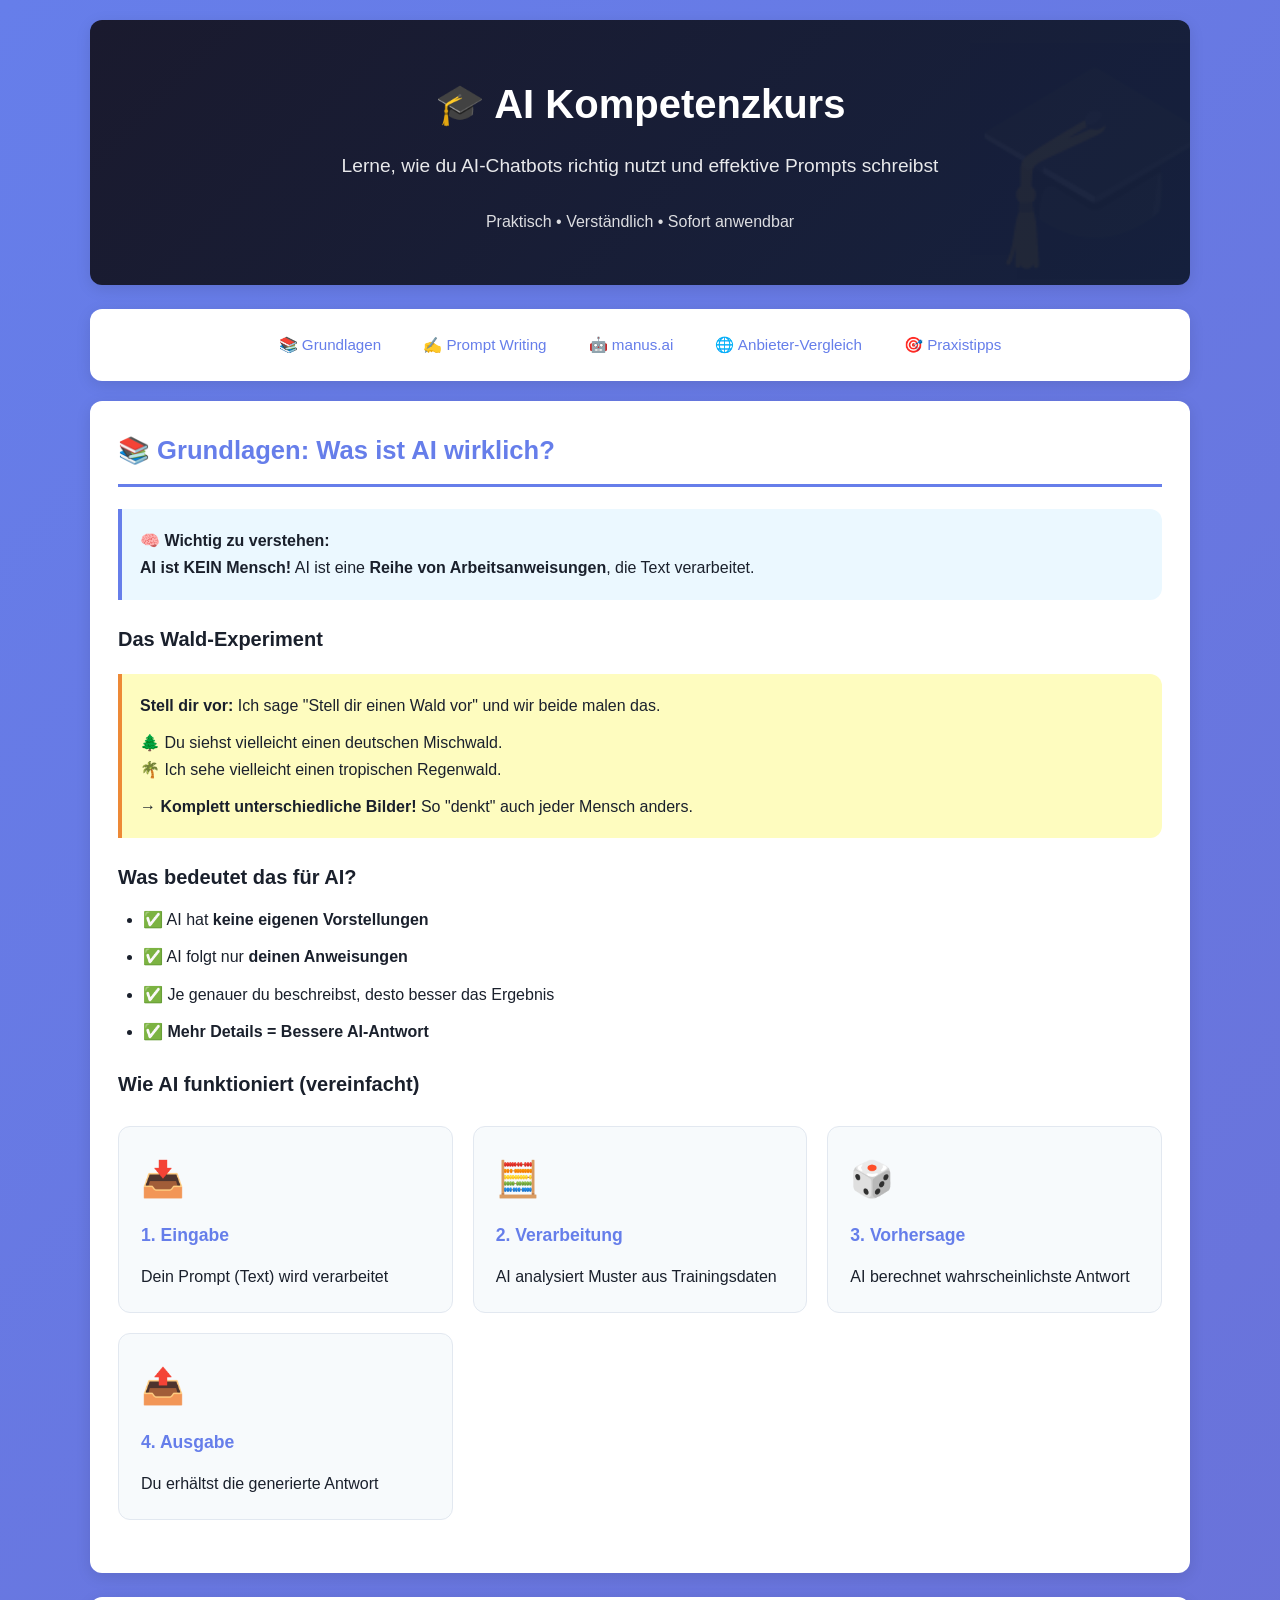
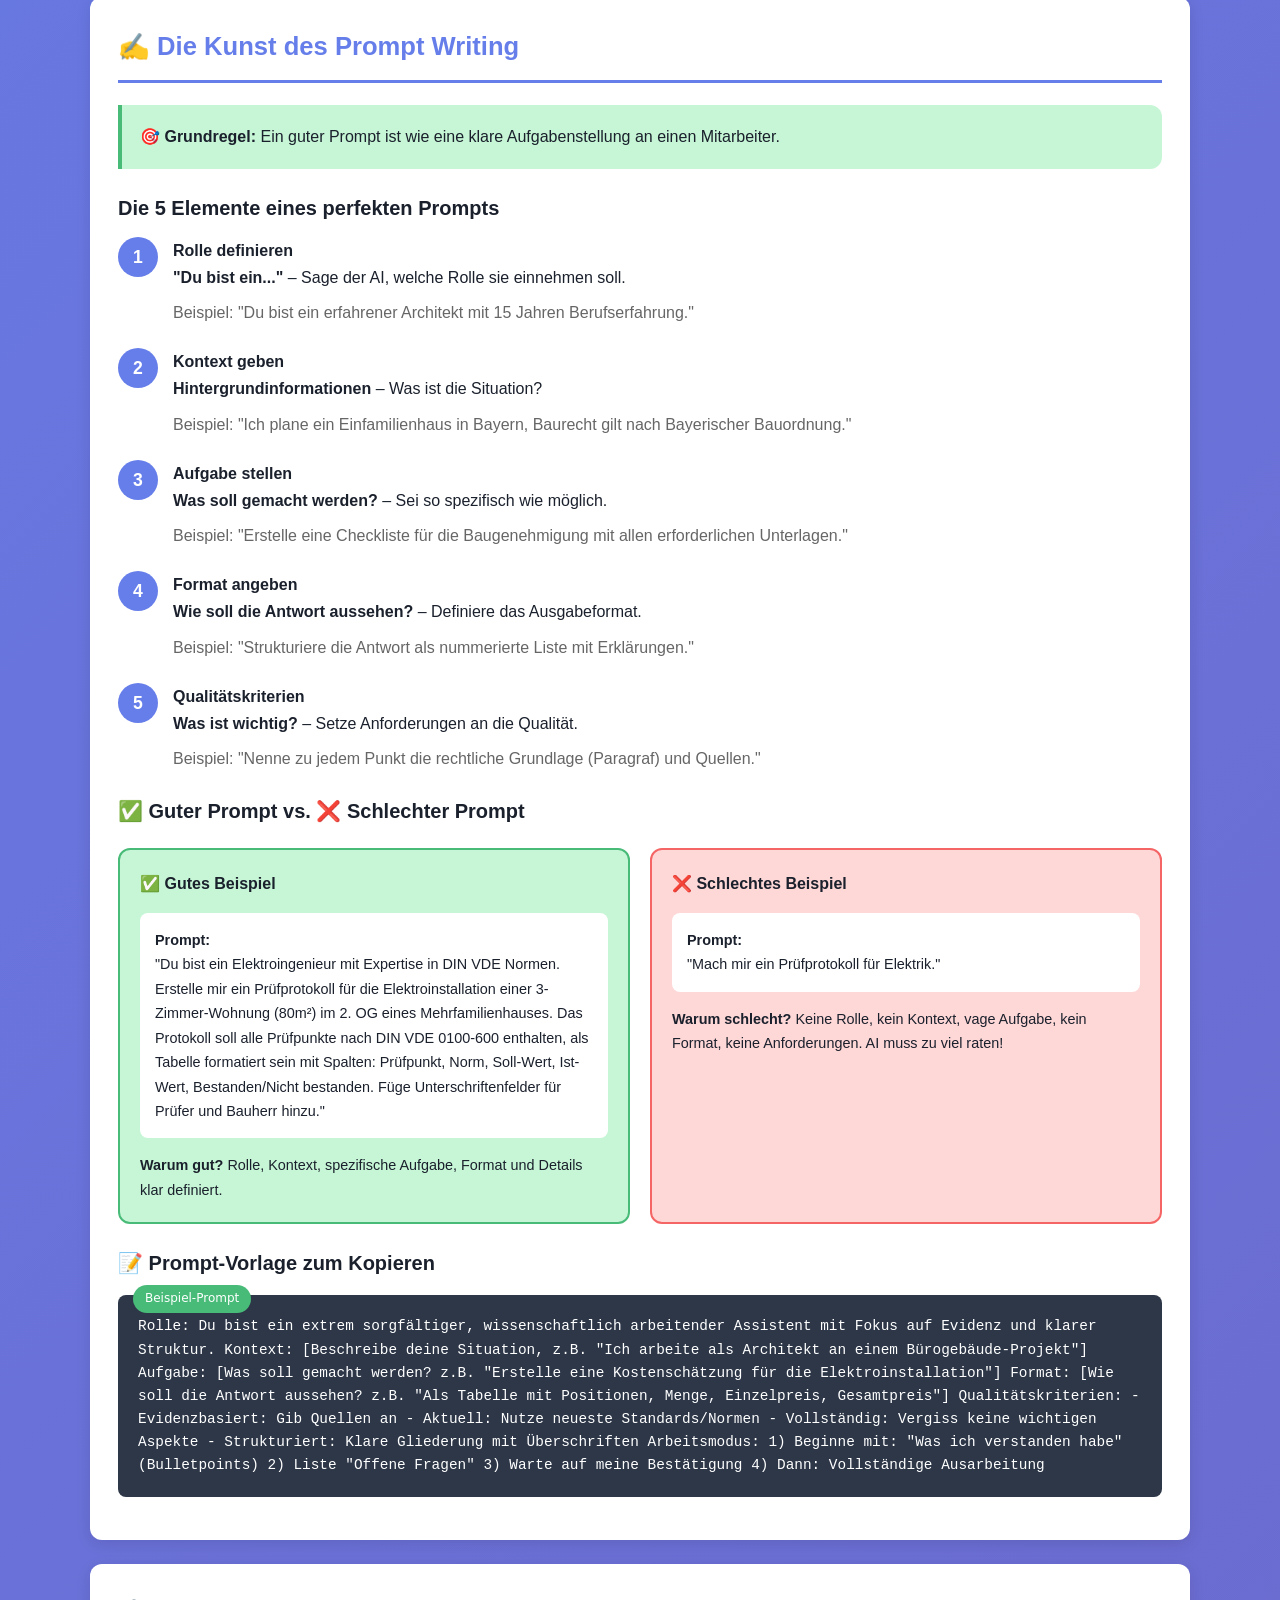
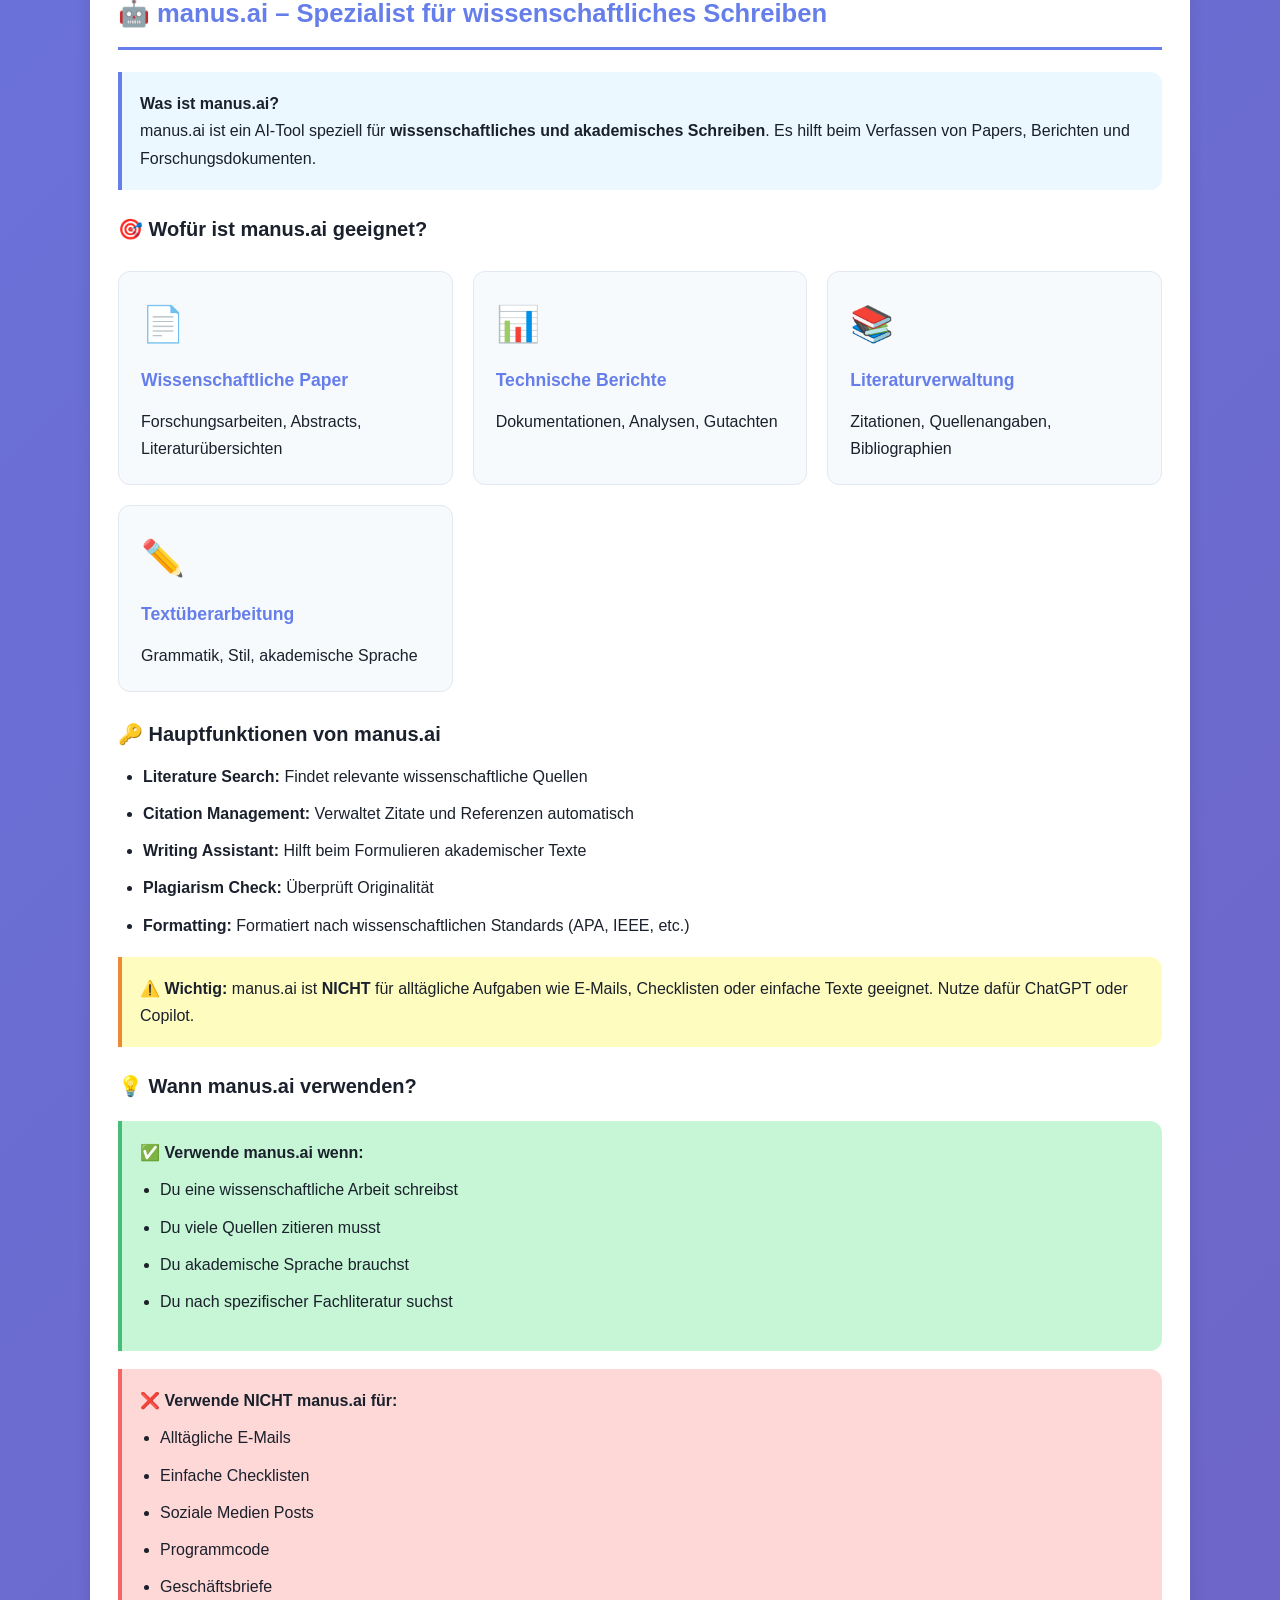
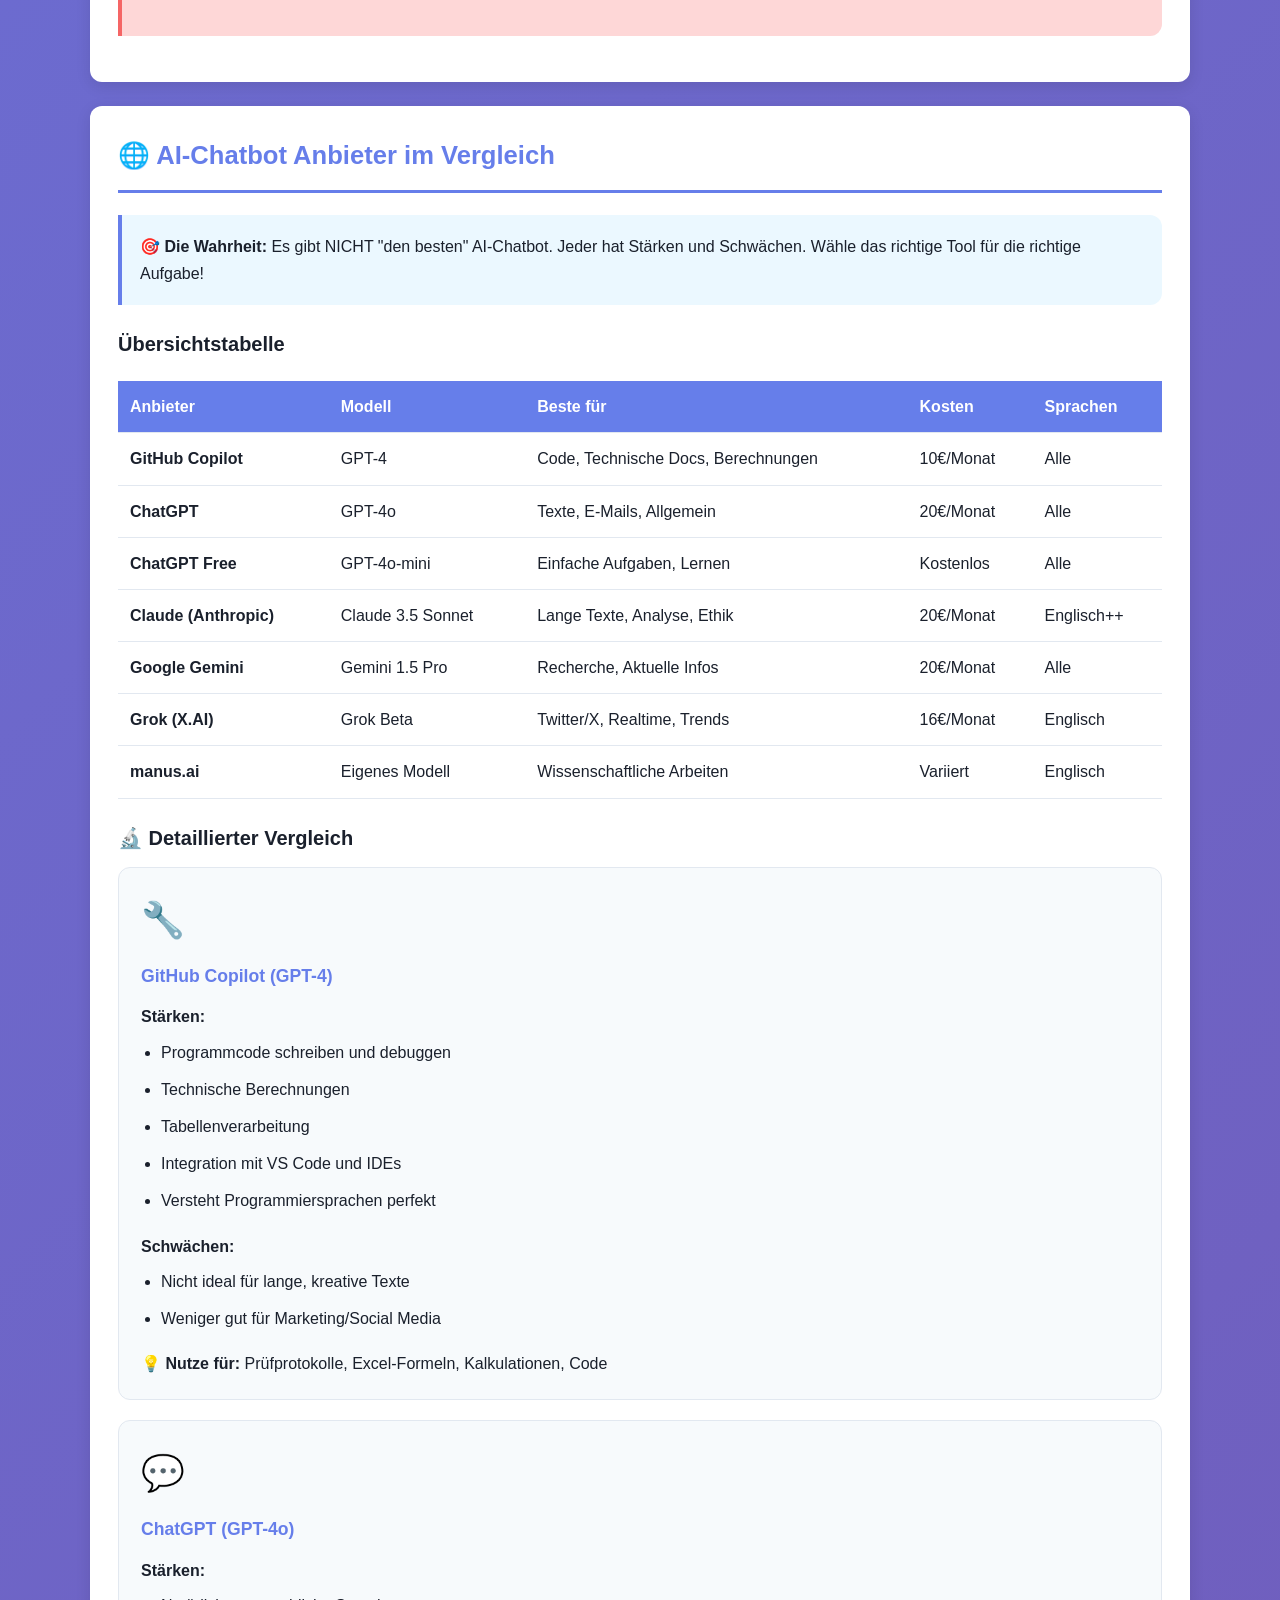
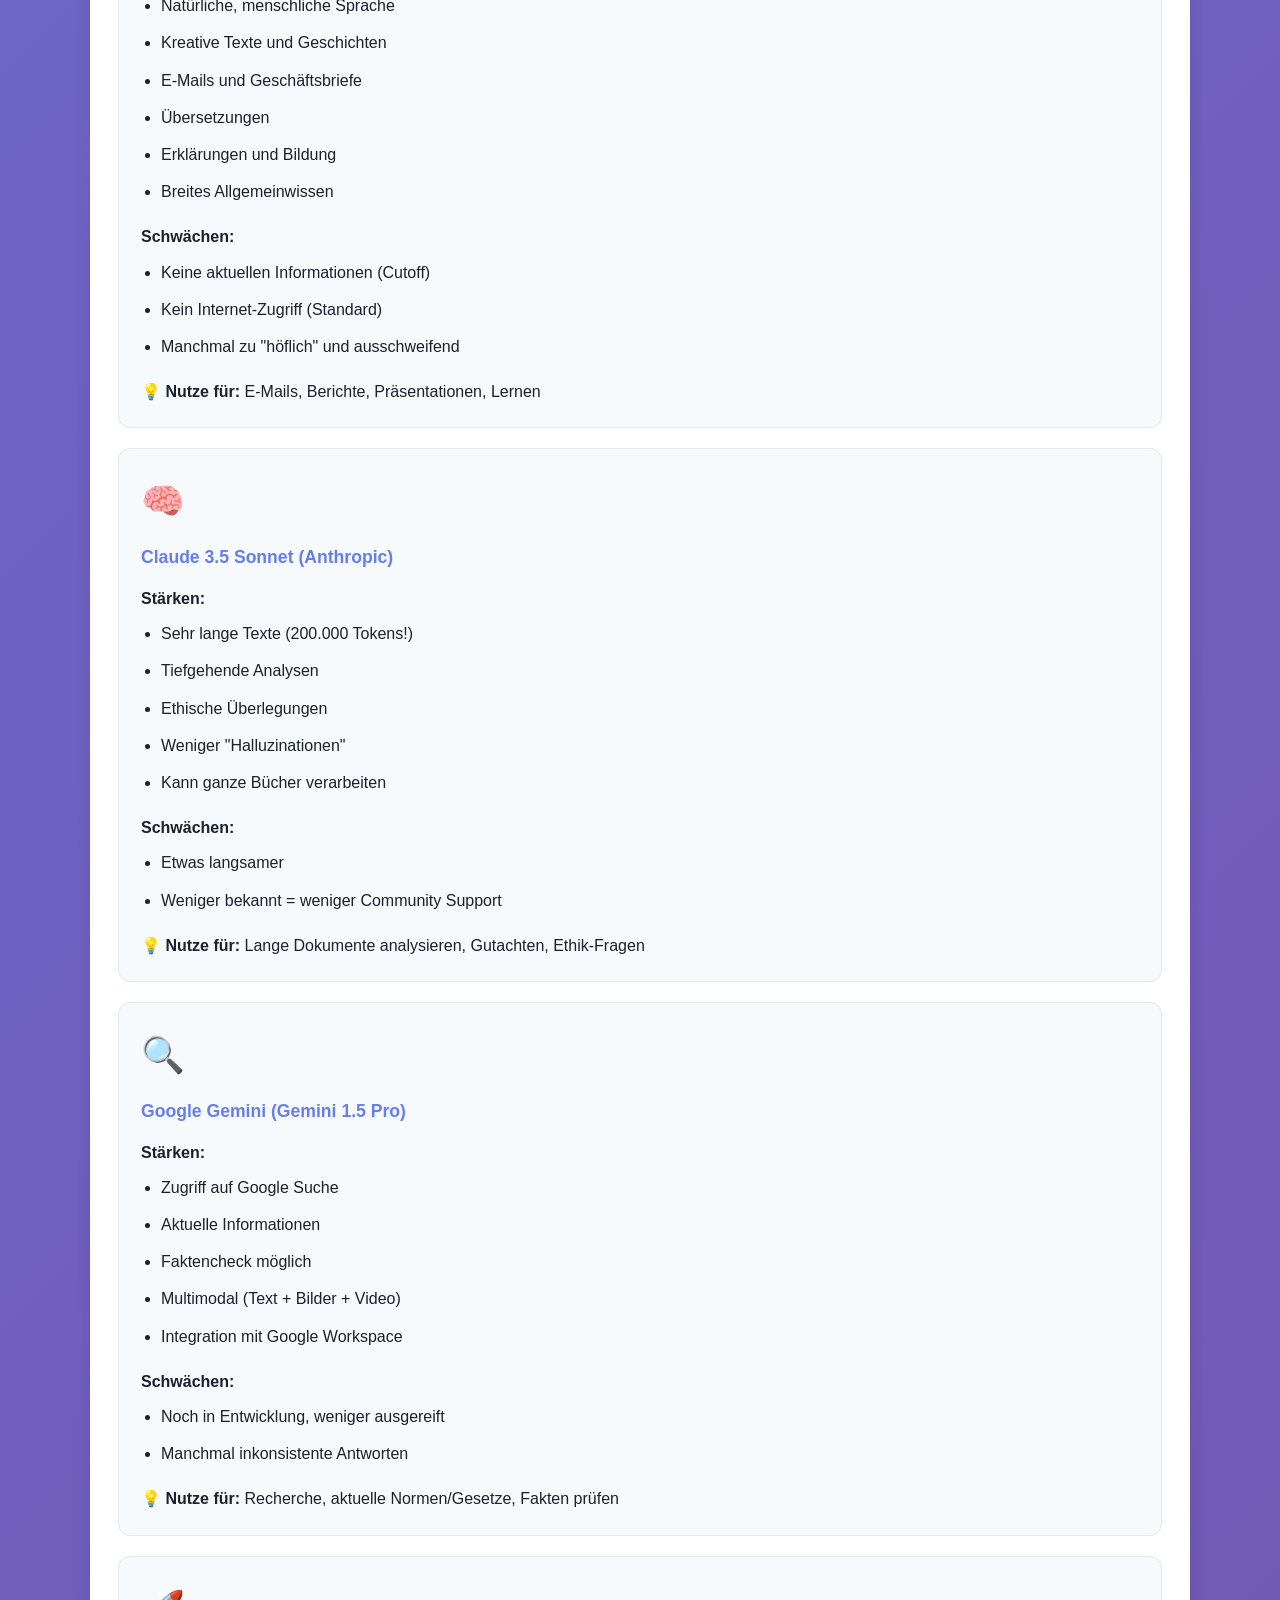
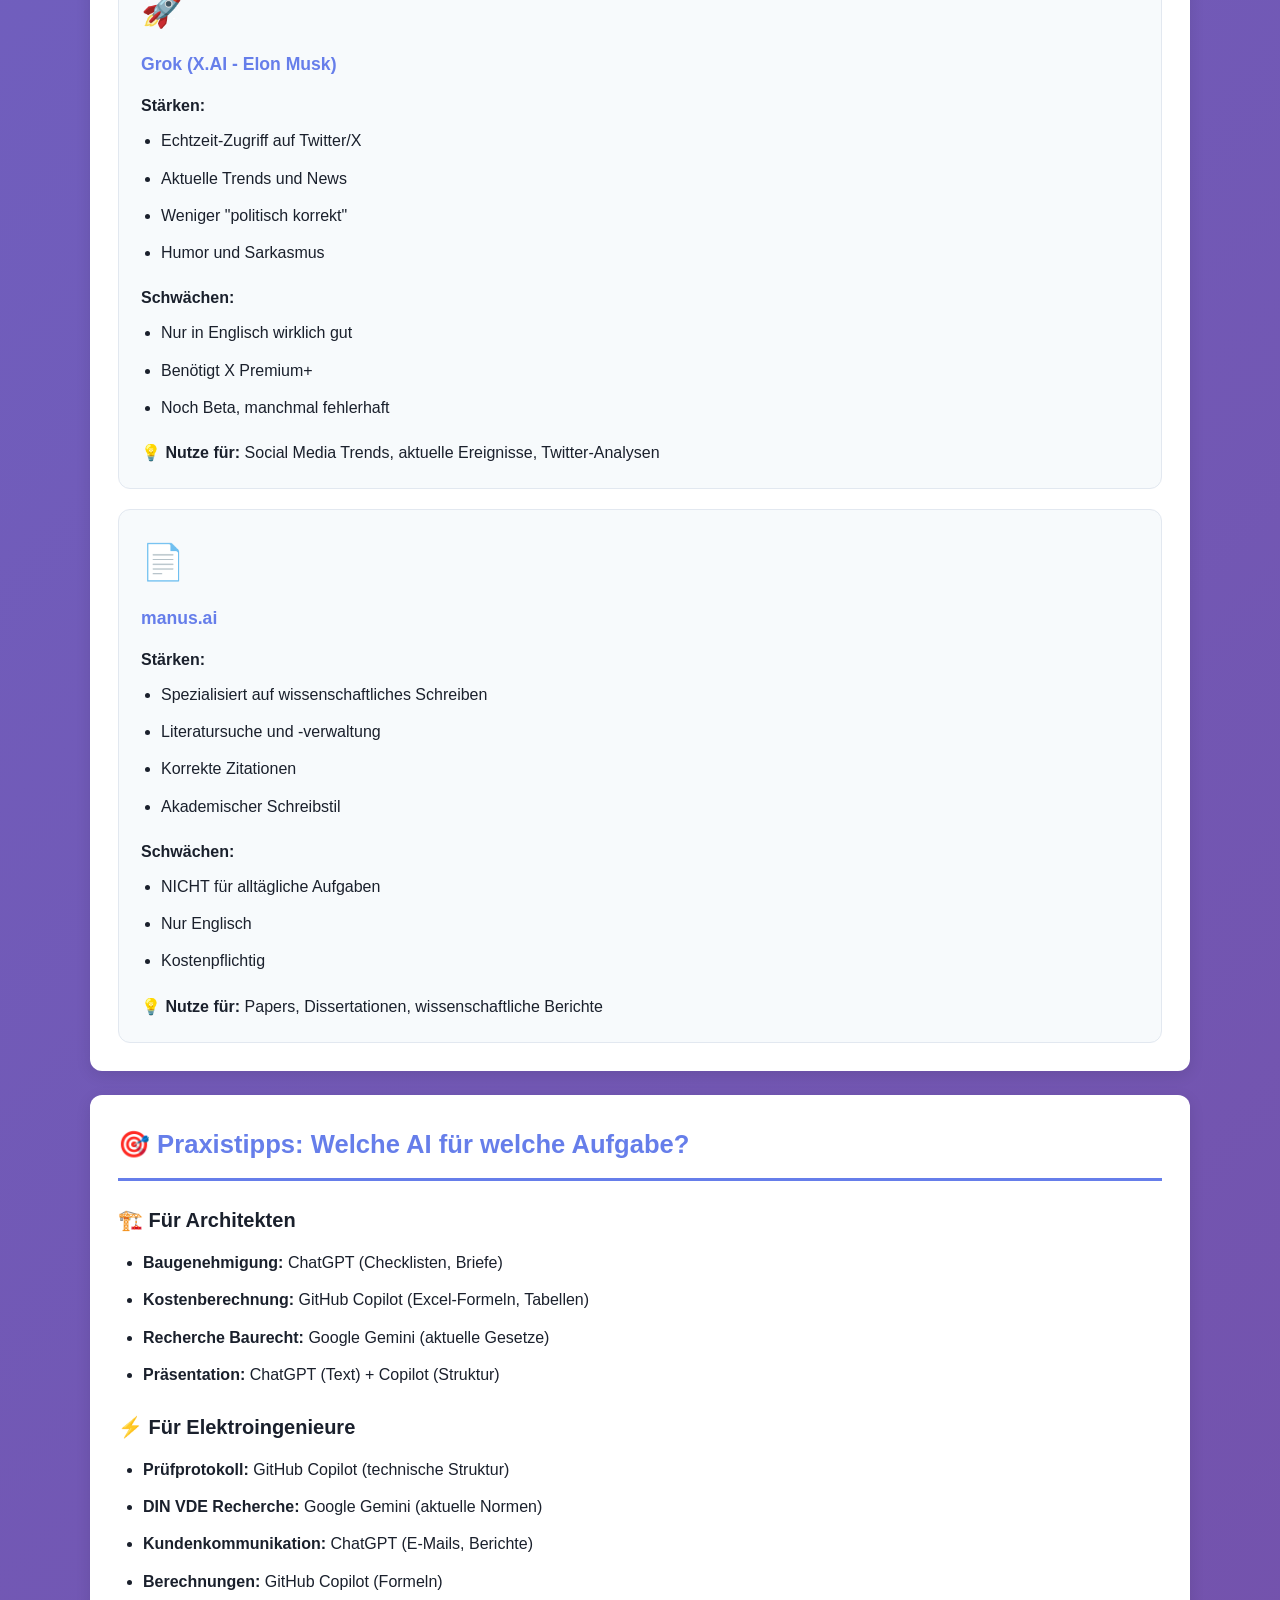
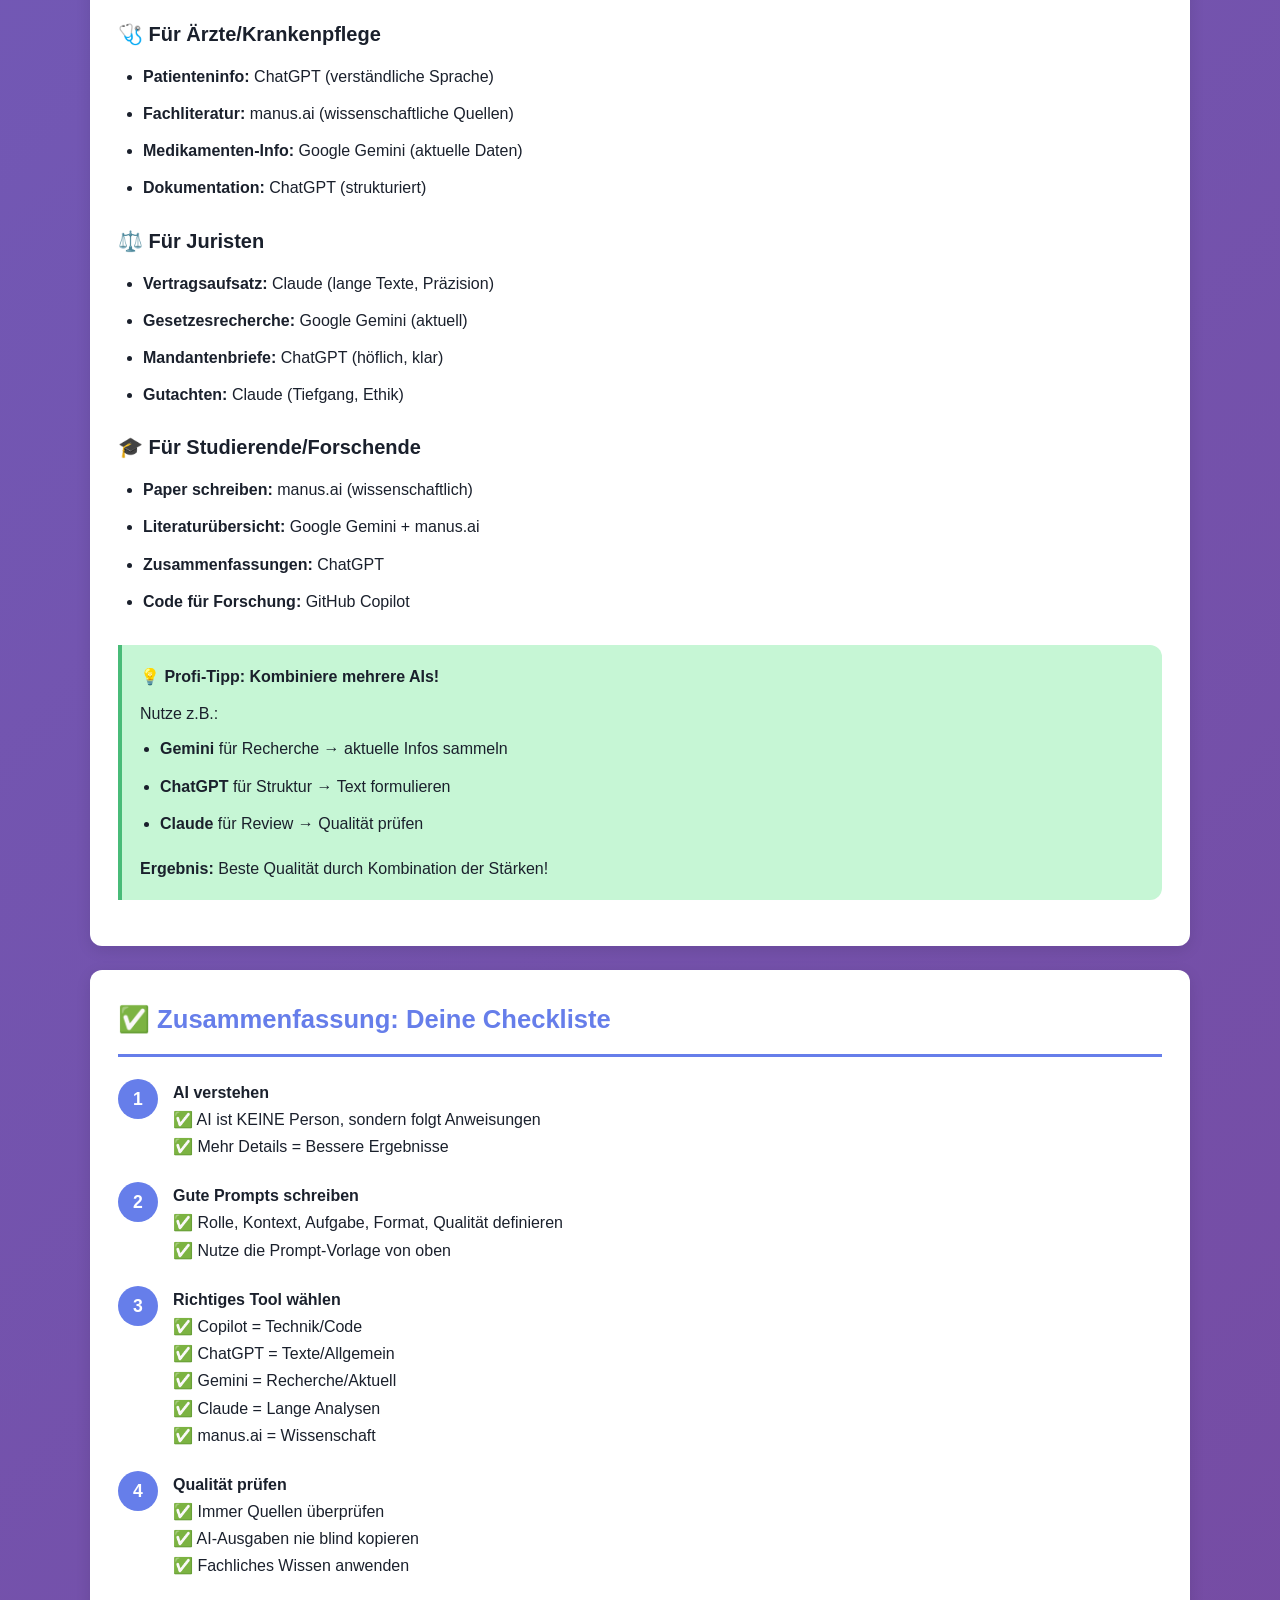
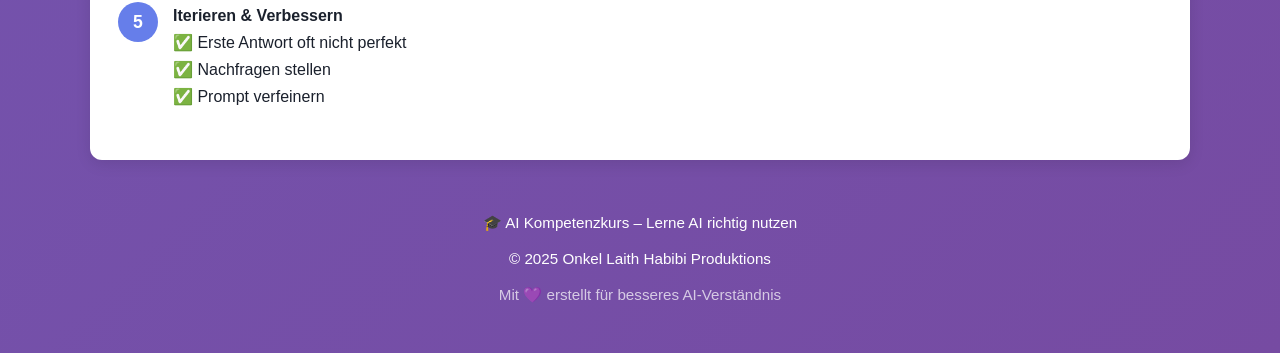
<file: ai-kompetenzkurs.html>
<!DOCTYPE html>
<html lang="de">
<head>
<meta charset="UTF-8">
<meta name="viewport" content="width=device-width, initial-scale=1.0">
<title>AI Kompetenzkurs - Prompt Writing & Chatbot-Anbieter</title>
<style>
:root {
  --primary: #667eea;
  --secondary: #48bb78;
  --warning: #ed8936;
  --danger: #f56565;
  --light: #f7fafc;
  --dark: #1a202c;
  --yellow: #ffd700;
}
* { margin: 0; padding: 0; box-sizing: border-box; }
body {
  font-family: -apple-system, BlinkMacSystemFont, "Segoe UI", Roboto, Arial, sans-serif;
  line-height: 1.7;
  color: var(--dark);
  background: linear-gradient(135deg, #667eea 0%, #764ba2 100%);
  min-height: 100vh;
  padding: 20px;
}
.container { max-width: 1100px; margin: 0 auto; }
.card {
  background: white;
  border-radius: 12px;
  padding: 28px;
  margin-bottom: 24px;
  box-shadow: 0 4px 15px rgba(0,0,0,0.1);
}
.hero {
  text-align: center;
  padding: 50px 28px;
  background: linear-gradient(135deg, #1a1a2e 0%, #16213e 100%);
  color: white;
  position: relative;
  overflow: hidden;
}
.hero::before {
  content: "🎓";
  position: absolute;
  font-size: 200px;
  opacity: 0.05;
  right: -30px;
  top: -30px;
}
.hero h1 { font-size: 2.5rem; margin-bottom: 12px; }
.hero .subtitle { font-size: 1.2rem; opacity: 0.9; margin-bottom: 25px; }
h2 {
  color: var(--primary);
  border-bottom: 3px solid var(--primary);
  padding-bottom: 12px;
  margin-bottom: 22px;
  font-size: 1.6rem;
}
h3 { color: var(--dark); margin: 22px 0 12px; font-size: 1.25rem; }
.info-box {
  background: #ebf8ff;
  border-left: 4px solid var(--primary);
  padding: 18px;
  margin: 18px 0;
  border-radius: 0 12px 12px 0;
}
.warning-box {
  background: #fefcbf;
  border-left: 4px solid var(--warning);
  padding: 18px;
  margin: 18px 0;
  border-radius: 0 12px 12px 0;
}
.success-box {
  background: #c6f6d5;
  border-left: 4px solid var(--secondary);
  padding: 18px;
  margin: 18px 0;
  border-radius: 0 12px 12px 0;
}
.danger-box {
  background: #fed7d7;
  border-left: 4px solid var(--danger);
  padding: 18px;
  margin: 18px 0;
  border-radius: 0 12px 12px 0;
}
.comparison-table {
  width: 100%;
  border-collapse: collapse;
  margin: 20px 0;
}
.comparison-table th,
.comparison-table td {
  padding: 12px;
  text-align: left;
  border-bottom: 1px solid #e2e8f0;
}
.comparison-table th {
  background: var(--primary);
  color: white;
  font-weight: 600;
}
.comparison-table tr:hover {
  background: var(--light);
}
.grid {
  display: grid;
  grid-template-columns: repeat(auto-fit, minmax(280px, 1fr));
  gap: 20px;
  margin: 25px 0;
}
.feature-card {
  background: var(--light);
  padding: 22px;
  border-radius: 12px;
  border: 1px solid #e2e8f0;
  transition: transform 0.2s;
}
.feature-card:hover {
  transform: translateY(-3px);
  box-shadow: 0 4px 15px rgba(0,0,0,0.1);
}
.feature-card h4 {
  color: var(--primary);
  margin-bottom: 12px;
  font-size: 1.1rem;
}
.feature-card .icon {
  font-size: 2.2rem;
  margin-bottom: 12px;
}
.prompt-example {
  background: #2d3748;
  color: white;
  padding: 20px;
  border-radius: 8px;
  font-family: "Consolas", "Monaco", monospace;
  font-size: 0.9rem;
  line-height: 1.6;
  margin: 15px 0;
  position: relative;
}
.prompt-example::before {
  content: "Beispiel-Prompt";
  position: absolute;
  top: -10px;
  left: 15px;
  background: var(--secondary);
  color: white;
  padding: 4px 12px;
  border-radius: 15px;
  font-size: 0.75rem;
  font-family: system-ui;
}
.dos-donts {
  display: grid;
  grid-template-columns: 1fr 1fr;
  gap: 20px;
  margin: 20px 0;
}
.dos {
  background: #c6f6d5;
  border: 2px solid var(--secondary);
  border-radius: 12px;
  padding: 20px;
}
.donts {
  background: #fed7d7;
  border: 2px solid var(--danger);
  border-radius: 12px;
  padding: 20px;
}
.dos h4, .donts h4 {
  margin-bottom: 15px;
}
ul { margin-left: 25px; margin-bottom: 18px; }
li { margin-bottom: 10px; }
.steps {
  counter-reset: step;
}
.step {
  position: relative;
  padding-left: 55px;
  margin-bottom: 22px;
}
.step::before {
  counter-increment: step;
  content: counter(step);
  position: absolute;
  left: 0;
  top: 0;
  width: 40px;
  height: 40px;
  background: var(--primary);
  color: white;
  border-radius: 50%;
  display: flex;
  align-items: center;
  justify-content: center;
  font-weight: bold;
  font-size: 1.1rem;
  line-height: 40px;
  text-align: center;
}
.nav {
  position: sticky;
  top: 0;
  background: white;
  padding: 15px;
  border-radius: 12px;
  margin-bottom: 20px;
  box-shadow: 0 4px 15px rgba(0,0,0,0.1);
  z-index: 100;
}
.nav-links {
  display: flex;
  flex-wrap: wrap;
  gap: 10px;
  justify-content: center;
}
.nav-links a {
  color: var(--primary);
  text-decoration: none;
  padding: 8px 16px;
  border-radius: 6px;
  font-size: 0.95rem;
  font-weight: 500;
  transition: background 0.2s;
}
.nav-links a:hover {
  background: var(--light);
}
footer {
  text-align: center;
  padding: 25px;
  color: white;
  font-size: 0.95rem;
  margin-top: 25px;
}
@media (max-width: 768px) {
  .dos-donts { grid-template-columns: 1fr; }
  .hero h1 { font-size: 1.8rem; }
}
</style>
</head>
<body>
<div class="container">

<div class="card hero">
  <h1>🎓 AI Kompetenzkurs</h1>
  <p class="subtitle">Lerne, wie du AI-Chatbots richtig nutzt und effektive Prompts schreibst</p>
  <p style="opacity:0.85;">Praktisch • Verständlich • Sofort anwendbar</p>
</div>

<nav class="card nav">
  <div class="nav-links">
    <a href="#grundlagen">📚 Grundlagen</a>
    <a href="#prompt-writing">✍️ Prompt Writing</a>
    <a href="#manus-ai">🤖 manus.ai</a>
    <a href="#anbieter">🌐 Anbieter-Vergleich</a>
    <a href="#praxis">🎯 Praxistipps</a>
  </div>
</nav>

<!-- GRUNDLAGEN -->
<section class="card" id="grundlagen">
  <h2>📚 Grundlagen: Was ist AI wirklich?</h2>
  
  <div class="info-box">
    <h4>🧠 Wichtig zu verstehen:</h4>
    <p><strong>AI ist KEIN Mensch!</strong> AI ist eine <strong>Reihe von Arbeitsanweisungen</strong>, die Text verarbeitet.</p>
  </div>

  <h3>Das Wald-Experiment</h3>
  <div class="warning-box">
    <p><strong>Stell dir vor:</strong> Ich sage "Stell dir einen Wald vor" und wir beide malen das.</p>
    <p style="margin-top:10px;">🌲 Du siehst vielleicht einen deutschen Mischwald.</p>
    <p>🌴 Ich sehe vielleicht einen tropischen Regenwald.</p>
    <p style="margin-top:10px;"><strong>→ Komplett unterschiedliche Bilder!</strong> So "denkt" auch jeder Mensch anders.</p>
  </div>

  <h3>Was bedeutet das für AI?</h3>
  <ul>
    <li>✅ AI hat <strong>keine eigenen Vorstellungen</strong></li>
    <li>✅ AI folgt nur <strong>deinen Anweisungen</strong></li>
    <li>✅ Je genauer du beschreibst, desto besser das Ergebnis</li>
    <li>✅ <strong>Mehr Details = Bessere AI-Antwort</strong></li>
  </ul>

  <h3>Wie AI funktioniert (vereinfacht)</h3>
  <div class="grid">
    <div class="feature-card">
      <div class="icon">📥</div>
      <h4>1. Eingabe</h4>
      <p>Dein Prompt (Text) wird verarbeitet</p>
    </div>
    <div class="feature-card">
      <div class="icon">🧮</div>
      <h4>2. Verarbeitung</h4>
      <p>AI analysiert Muster aus Trainingsdaten</p>
    </div>
    <div class="feature-card">
      <div class="icon">🎲</div>
      <h4>3. Vorhersage</h4>
      <p>AI berechnet wahrscheinlichste Antwort</p>
    </div>
    <div class="feature-card">
      <div class="icon">📤</div>
      <h4>4. Ausgabe</h4>
      <p>Du erhältst die generierte Antwort</p>
    </div>
  </div>
</section>

<!-- PROMPT WRITING -->
<section class="card" id="prompt-writing">
  <h2>✍️ Die Kunst des Prompt Writing</h2>

  <div class="success-box">
    <strong>🎯 Grundregel:</strong> Ein guter Prompt ist wie eine klare Aufgabenstellung an einen Mitarbeiter.
  </div>

  <h3>Die 5 Elemente eines perfekten Prompts</h3>
  
  <div class="steps">
    <div class="step">
      <h4>Rolle definieren</h4>
      <p><strong>"Du bist ein..."</strong> – Sage der AI, welche Rolle sie einnehmen soll.</p>
      <p style="margin-top:8px; color:#666;">Beispiel: "Du bist ein erfahrener Architekt mit 15 Jahren Berufserfahrung."</p>
    </div>
    
    <div class="step">
      <h4>Kontext geben</h4>
      <p><strong>Hintergrundinformationen</strong> – Was ist die Situation?</p>
      <p style="margin-top:8px; color:#666;">Beispiel: "Ich plane ein Einfamilienhaus in Bayern, Baurecht gilt nach Bayerischer Bauordnung."</p>
    </div>
    
    <div class="step">
      <h4>Aufgabe stellen</h4>
      <p><strong>Was soll gemacht werden?</strong> – Sei so spezifisch wie möglich.</p>
      <p style="margin-top:8px; color:#666;">Beispiel: "Erstelle eine Checkliste für die Baugenehmigung mit allen erforderlichen Unterlagen."</p>
    </div>
    
    <div class="step">
      <h4>Format angeben</h4>
      <p><strong>Wie soll die Antwort aussehen?</strong> – Definiere das Ausgabeformat.</p>
      <p style="margin-top:8px; color:#666;">Beispiel: "Strukturiere die Antwort als nummerierte Liste mit Erklärungen."</p>
    </div>
    
    <div class="step">
      <h4>Qualitätskriterien</h4>
      <p><strong>Was ist wichtig?</strong> – Setze Anforderungen an die Qualität.</p>
      <p style="margin-top:8px; color:#666;">Beispiel: "Nenne zu jedem Punkt die rechtliche Grundlage (Paragraf) und Quellen."</p>
    </div>
  </div>

  <h3>✅ Guter Prompt vs. ❌ Schlechter Prompt</h3>
  
  <div class="dos-donts">
    <div class="dos">
      <h4>✅ Gutes Beispiel</h4>
      <div style="background:white; padding:15px; border-radius:8px; margin-top:10px; font-size:0.9rem;">
        <strong>Prompt:</strong><br>
        "Du bist ein Elektroingenieur mit Expertise in DIN VDE Normen. Erstelle mir ein Prüfprotokoll für die Elektroinstallation einer 3-Zimmer-Wohnung (80m²) im 2. OG eines Mehrfamilienhauses. Das Protokoll soll alle Prüfpunkte nach DIN VDE 0100-600 enthalten, als Tabelle formatiert sein mit Spalten: Prüfpunkt, Norm, Soll-Wert, Ist-Wert, Bestanden/Nicht bestanden. Füge Unterschriftenfelder für Prüfer und Bauherr hinzu."
      </div>
      <p style="margin-top:15px; font-size:0.9rem;"><strong>Warum gut?</strong> Rolle, Kontext, spezifische Aufgabe, Format und Details klar definiert.</p>
    </div>
    
    <div class="donts">
      <h4>❌ Schlechtes Beispiel</h4>
      <div style="background:white; padding:15px; border-radius:8px; margin-top:10px; font-size:0.9rem;">
        <strong>Prompt:</strong><br>
        "Mach mir ein Prüfprotokoll für Elektrik."
      </div>
      <p style="margin-top:15px; font-size:0.9rem;"><strong>Warum schlecht?</strong> Keine Rolle, kein Kontext, vage Aufgabe, kein Format, keine Anforderungen. AI muss zu viel raten!</p>
    </div>
  </div>

  <h3>📝 Prompt-Vorlage zum Kopieren</h3>
  
  <div class="prompt-example">
Rolle: Du bist ein extrem sorgfältiger, wissenschaftlich arbeitender Assistent mit Fokus auf Evidenz und klarer Struktur.

Kontext: [Beschreibe deine Situation, z.B. "Ich arbeite als Architekt an einem Bürogebäude-Projekt"]

Aufgabe: [Was soll gemacht werden? z.B. "Erstelle eine Kostenschätzung für die Elektroinstallation"]

Format: [Wie soll die Antwort aussehen? z.B. "Als Tabelle mit Positionen, Menge, Einzelpreis, Gesamtpreis"]

Qualitätskriterien:
- Evidenzbasiert: Gib Quellen an
- Aktuell: Nutze neueste Standards/Normen
- Vollständig: Vergiss keine wichtigen Aspekte
- Strukturiert: Klare Gliederung mit Überschriften

Arbeitsmodus:
1) Beginne mit: "Was ich verstanden habe" (Bulletpoints)
2) Liste "Offene Fragen"
3) Warte auf meine Bestätigung
4) Dann: Vollständige Ausarbeitung
  </div>
</section>

<!-- MANUS.AI -->
<section class="card" id="manus-ai">
  <h2>🤖 manus.ai – Spezialist für wissenschaftliches Schreiben</h2>

  <div class="info-box">
    <strong>Was ist manus.ai?</strong><br>
    manus.ai ist ein AI-Tool speziell für <strong>wissenschaftliches und akademisches Schreiben</strong>. 
    Es hilft beim Verfassen von Papers, Berichten und Forschungsdokumenten.
  </div>

  <h3>🎯 Wofür ist manus.ai geeignet?</h3>
  <div class="grid">
    <div class="feature-card">
      <div class="icon">📄</div>
      <h4>Wissenschaftliche Paper</h4>
      <p>Forschungsarbeiten, Abstracts, Literaturübersichten</p>
    </div>
    <div class="feature-card">
      <div class="icon">📊</div>
      <h4>Technische Berichte</h4>
      <p>Dokumentationen, Analysen, Gutachten</p>
    </div>
    <div class="feature-card">
      <div class="icon">📚</div>
      <h4>Literaturverwaltung</h4>
      <p>Zitationen, Quellenangaben, Bibliographien</p>
    </div>
    <div class="feature-card">
      <div class="icon">✏️</div>
      <h4>Textüberarbeitung</h4>
      <p>Grammatik, Stil, akademische Sprache</p>
    </div>
  </div>

  <h3>🔑 Hauptfunktionen von manus.ai</h3>
  <ul>
    <li><strong>Literature Search:</strong> Findet relevante wissenschaftliche Quellen</li>
    <li><strong>Citation Management:</strong> Verwaltet Zitate und Referenzen automatisch</li>
    <li><strong>Writing Assistant:</strong> Hilft beim Formulieren akademischer Texte</li>
    <li><strong>Plagiarism Check:</strong> Überprüft Originalität</li>
    <li><strong>Formatting:</strong> Formatiert nach wissenschaftlichen Standards (APA, IEEE, etc.)</li>
  </ul>

  <div class="warning-box">
    <strong>⚠️ Wichtig:</strong> manus.ai ist <strong>NICHT</strong> für alltägliche Aufgaben wie E-Mails, 
    Checklisten oder einfache Texte geeignet. Nutze dafür ChatGPT oder Copilot.
  </div>

  <h3>💡 Wann manus.ai verwenden?</h3>
  <div class="success-box">
    <strong>✅ Verwende manus.ai wenn:</strong>
    <ul style="margin-top:10px; margin-left:20px;">
      <li>Du eine wissenschaftliche Arbeit schreibst</li>
      <li>Du viele Quellen zitieren musst</li>
      <li>Du akademische Sprache brauchst</li>
      <li>Du nach spezifischer Fachliteratur suchst</li>
    </ul>
  </div>

  <div class="danger-box">
    <strong>❌ Verwende NICHT manus.ai für:</strong>
    <ul style="margin-top:10px; margin-left:20px;">
      <li>Alltägliche E-Mails</li>
      <li>Einfache Checklisten</li>
      <li>Soziale Medien Posts</li>
      <li>Programmcode</li>
      <li>Geschäftsbriefe</li>
    </ul>
  </div>
</section>

<!-- ANBIETER-VERGLEICH -->
<section class="card" id="anbieter">
  <h2>🌐 AI-Chatbot Anbieter im Vergleich</h2>

  <div class="info-box">
    <strong>🎯 Die Wahrheit:</strong> Es gibt NICHT "den besten" AI-Chatbot. 
    Jeder hat Stärken und Schwächen. Wähle das richtige Tool für die richtige Aufgabe!
  </div>

  <h3>Übersichtstabelle</h3>
  <table class="comparison-table">
    <thead>
      <tr>
        <th>Anbieter</th>
        <th>Modell</th>
        <th>Beste für</th>
        <th>Kosten</th>
        <th>Sprachen</th>
      </tr>
    </thead>
    <tbody>
      <tr>
        <td><strong>GitHub Copilot</strong></td>
        <td>GPT-4</td>
        <td>Code, Technische Docs, Berechnungen</td>
        <td>10€/Monat</td>
        <td>Alle</td>
      </tr>
      <tr>
        <td><strong>ChatGPT</strong></td>
        <td>GPT-4o</td>
        <td>Texte, E-Mails, Allgemein</td>
        <td>20€/Monat</td>
        <td>Alle</td>
      </tr>
      <tr>
        <td><strong>ChatGPT Free</strong></td>
        <td>GPT-4o-mini</td>
        <td>Einfache Aufgaben, Lernen</td>
        <td>Kostenlos</td>
        <td>Alle</td>
      </tr>
      <tr>
        <td><strong>Claude (Anthropic)</strong></td>
        <td>Claude 3.5 Sonnet</td>
        <td>Lange Texte, Analyse, Ethik</td>
        <td>20€/Monat</td>
        <td>Englisch++</td>
      </tr>
      <tr>
        <td><strong>Google Gemini</strong></td>
        <td>Gemini 1.5 Pro</td>
        <td>Recherche, Aktuelle Infos</td>
        <td>20€/Monat</td>
        <td>Alle</td>
      </tr>
      <tr>
        <td><strong>Grok (X.AI)</strong></td>
        <td>Grok Beta</td>
        <td>Twitter/X, Realtime, Trends</td>
        <td>16€/Monat</td>
        <td>Englisch</td>
      </tr>
      <tr>
        <td><strong>manus.ai</strong></td>
        <td>Eigenes Modell</td>
        <td>Wissenschaftliche Arbeiten</td>
        <td>Variiert</td>
        <td>Englisch</td>
      </tr>
    </tbody>
  </table>

  <h3>🔬 Detaillierter Vergleich</h3>

  <div class="feature-card" style="margin-bottom:20px;">
    <div class="icon">🔧</div>
    <h4>GitHub Copilot (GPT-4)</h4>
    <p><strong>Stärken:</strong></p>
    <ul style="margin-left:20px; margin-top:8px;">
      <li>Programmcode schreiben und debuggen</li>
      <li>Technische Berechnungen</li>
      <li>Tabellenverarbeitung</li>
      <li>Integration mit VS Code und IDEs</li>
      <li>Versteht Programmiersprachen perfekt</li>
    </ul>
    <p style="margin-top:12px;"><strong>Schwächen:</strong></p>
    <ul style="margin-left:20px; margin-top:8px;">
      <li>Nicht ideal für lange, kreative Texte</li>
      <li>Weniger gut für Marketing/Social Media</li>
    </ul>
    <p style="margin-top:12px;"><strong>💡 Nutze für:</strong> Prüfprotokolle, Excel-Formeln, Kalkulationen, Code</p>
  </div>

  <div class="feature-card" style="margin-bottom:20px;">
    <div class="icon">💬</div>
    <h4>ChatGPT (GPT-4o)</h4>
    <p><strong>Stärken:</strong></p>
    <ul style="margin-left:20px; margin-top:8px;">
      <li>Natürliche, menschliche Sprache</li>
      <li>Kreative Texte und Geschichten</li>
      <li>E-Mails und Geschäftsbriefe</li>
      <li>Übersetzungen</li>
      <li>Erklärungen und Bildung</li>
      <li>Breites Allgemeinwissen</li>
    </ul>
    <p style="margin-top:12px;"><strong>Schwächen:</strong></p>
    <ul style="margin-left:20px; margin-top:8px;">
      <li>Keine aktuellen Informationen (Cutoff)</li>
      <li>Kein Internet-Zugriff (Standard)</li>
      <li>Manchmal zu "höflich" und ausschweifend</li>
    </ul>
    <p style="margin-top:12px;"><strong>💡 Nutze für:</strong> E-Mails, Berichte, Präsentationen, Lernen</p>
  </div>

  <div class="feature-card" style="margin-bottom:20px;">
    <div class="icon">🧠</div>
    <h4>Claude 3.5 Sonnet (Anthropic)</h4>
    <p><strong>Stärken:</strong></p>
    <ul style="margin-left:20px; margin-top:8px;">
      <li>Sehr lange Texte (200.000 Tokens!)</li>
      <li>Tiefgehende Analysen</li>
      <li>Ethische Überlegungen</li>
      <li>Weniger "Halluzinationen"</li>
      <li>Kann ganze Bücher verarbeiten</li>
    </ul>
    <p style="margin-top:12px;"><strong>Schwächen:</strong></p>
    <ul style="margin-left:20px; margin-top:8px;">
      <li>Etwas langsamer</li>
      <li>Weniger bekannt = weniger Community Support</li>
    </ul>
    <p style="margin-top:12px;"><strong>💡 Nutze für:</strong> Lange Dokumente analysieren, Gutachten, Ethik-Fragen</p>
  </div>

  <div class="feature-card" style="margin-bottom:20px;">
    <div class="icon">🔍</div>
    <h4>Google Gemini (Gemini 1.5 Pro)</h4>
    <p><strong>Stärken:</strong></p>
    <ul style="margin-left:20px; margin-top:8px;">
      <li>Zugriff auf Google Suche</li>
      <li>Aktuelle Informationen</li>
      <li>Faktencheck möglich</li>
      <li>Multimodal (Text + Bilder + Video)</li>
      <li>Integration mit Google Workspace</li>
    </ul>
    <p style="margin-top:12px;"><strong>Schwächen:</strong></p>
    <ul style="margin-left:20px; margin-top:8px;">
      <li>Noch in Entwicklung, weniger ausgereift</li>
      <li>Manchmal inkonsistente Antworten</li>
    </ul>
    <p style="margin-top:12px;"><strong>💡 Nutze für:</strong> Recherche, aktuelle Normen/Gesetze, Fakten prüfen</p>
  </div>

  <div class="feature-card" style="margin-bottom:20px;">
    <div class="icon">🚀</div>
    <h4>Grok (X.AI - Elon Musk)</h4>
    <p><strong>Stärken:</strong></p>
    <ul style="margin-left:20px; margin-top:8px;">
      <li>Echtzeit-Zugriff auf Twitter/X</li>
      <li>Aktuelle Trends und News</li>
      <li>Weniger "politisch korrekt"</li>
      <li>Humor und Sarkasmus</li>
    </ul>
    <p style="margin-top:12px;"><strong>Schwächen:</strong></p>
    <ul style="margin-left:20px; margin-top:8px;">
      <li>Nur in Englisch wirklich gut</li>
      <li>Benötigt X Premium+</li>
      <li>Noch Beta, manchmal fehlerhaft</li>
    </ul>
    <p style="margin-top:12px;"><strong>💡 Nutze für:</strong> Social Media Trends, aktuelle Ereignisse, Twitter-Analysen</p>
  </div>

  <div class="feature-card">
    <div class="icon">📄</div>
    <h4>manus.ai</h4>
    <p><strong>Stärken:</strong></p>
    <ul style="margin-left:20px; margin-top:8px;">
      <li>Spezialisiert auf wissenschaftliches Schreiben</li>
      <li>Literatursuche und -verwaltung</li>
      <li>Korrekte Zitationen</li>
      <li>Akademischer Schreibstil</li>
    </ul>
    <p style="margin-top:12px;"><strong>Schwächen:</strong></p>
    <ul style="margin-left:20px; margin-top:8px;">
      <li>NICHT für alltägliche Aufgaben</li>
      <li>Nur Englisch</li>
      <li>Kostenpflichtig</li>
    </ul>
    <p style="margin-top:12px;"><strong>💡 Nutze für:</strong> Papers, Dissertationen, wissenschaftliche Berichte</p>
  </div>
</section>

<!-- PRAXISTIPPS -->
<section class="card" id="praxis">
  <h2>🎯 Praxistipps: Welche AI für welche Aufgabe?</h2>

  <h3>🏗️ Für Architekten</h3>
  <ul>
    <li><strong>Baugenehmigung:</strong> ChatGPT (Checklisten, Briefe)</li>
    <li><strong>Kostenberechnung:</strong> GitHub Copilot (Excel-Formeln, Tabellen)</li>
    <li><strong>Recherche Baurecht:</strong> Google Gemini (aktuelle Gesetze)</li>
    <li><strong>Präsentation:</strong> ChatGPT (Text) + Copilot (Struktur)</li>
  </ul>

  <h3>⚡ Für Elektroingenieure</h3>
  <ul>
    <li><strong>Prüfprotokoll:</strong> GitHub Copilot (technische Struktur)</li>
    <li><strong>DIN VDE Recherche:</strong> Google Gemini (aktuelle Normen)</li>
    <li><strong>Kundenkommunikation:</strong> ChatGPT (E-Mails, Berichte)</li>
    <li><strong>Berechnungen:</strong> GitHub Copilot (Formeln)</li>
  </ul>

  <h3>🩺 Für Ärzte/Krankenpflege</h3>
  <ul>
    <li><strong>Patienteninfo:</strong> ChatGPT (verständliche Sprache)</li>
    <li><strong>Fachliteratur:</strong> manus.ai (wissenschaftliche Quellen)</li>
    <li><strong>Medikamenten-Info:</strong> Google Gemini (aktuelle Daten)</li>
    <li><strong>Dokumentation:</strong> ChatGPT (strukturiert)</li>
  </ul>

  <h3>⚖️ Für Juristen</h3>
  <ul>
    <li><strong>Vertragsaufsatz:</strong> Claude (lange Texte, Präzision)</li>
    <li><strong>Gesetzesrecherche:</strong> Google Gemini (aktuell)</li>
    <li><strong>Mandantenbriefe:</strong> ChatGPT (höflich, klar)</li>
    <li><strong>Gutachten:</strong> Claude (Tiefgang, Ethik)</li>
  </ul>

  <h3>🎓 Für Studierende/Forschende</h3>
  <ul>
    <li><strong>Paper schreiben:</strong> manus.ai (wissenschaftlich)</li>
    <li><strong>Literaturübersicht:</strong> Google Gemini + manus.ai</li>
    <li><strong>Zusammenfassungen:</strong> ChatGPT</li>
    <li><strong>Code für Forschung:</strong> GitHub Copilot</li>
  </ul>

  <div class="success-box" style="margin-top:30px;">
    <h4>💡 Profi-Tipp: Kombiniere mehrere AIs!</h4>
    <p style="margin-top:10px;">Nutze z.B.:</p>
    <ul style="margin-left:20px; margin-top:8px;">
      <li><strong>Gemini</strong> für Recherche → aktuelle Infos sammeln</li>
      <li><strong>ChatGPT</strong> für Struktur → Text formulieren</li>
      <li><strong>Claude</strong> für Review → Qualität prüfen</li>
    </ul>
    <p style="margin-top:12px;"><strong>Ergebnis:</strong> Beste Qualität durch Kombination der Stärken!</p>
  </div>
</section>

<!-- CHECKLISTE -->
<section class="card">
  <h2>✅ Zusammenfassung: Deine Checkliste</h2>

  <div class="steps">
    <div class="step">
      <h4>AI verstehen</h4>
      <p>✅ AI ist KEINE Person, sondern folgt Anweisungen</p>
      <p>✅ Mehr Details = Bessere Ergebnisse</p>
    </div>

    <div class="step">
      <h4>Gute Prompts schreiben</h4>
      <p>✅ Rolle, Kontext, Aufgabe, Format, Qualität definieren</p>
      <p>✅ Nutze die Prompt-Vorlage von oben</p>
    </div>

    <div class="step">
      <h4>Richtiges Tool wählen</h4>
      <p>✅ Copilot = Technik/Code</p>
      <p>✅ ChatGPT = Texte/Allgemein</p>
      <p>✅ Gemini = Recherche/Aktuell</p>
      <p>✅ Claude = Lange Analysen</p>
      <p>✅ manus.ai = Wissenschaft</p>
    </div>

    <div class="step">
      <h4>Qualität prüfen</h4>
      <p>✅ Immer Quellen überprüfen</p>
      <p>✅ AI-Ausgaben nie blind kopieren</p>
      <p>✅ Fachliches Wissen anwenden</p>
    </div>

    <div class="step">
      <h4>Iterieren & Verbessern</h4>
      <p>✅ Erste Antwort oft nicht perfekt</p>
      <p>✅ Nachfragen stellen</p>
      <p>✅ Prompt verfeinern</p>
    </div>
  </div>
</section>

<footer>
  <p>🎓 AI Kompetenzkurs – Lerne AI richtig nutzen</p>
  <p style="margin-top:10px;">© 2025 Onkel Laith Habibi Produktions</p>
  <p style="margin-top:10px; opacity:0.7;">Mit 💜 erstellt für besseres AI-Verständnis</p>
</footer>

</div>
</body>
</html>
</file>
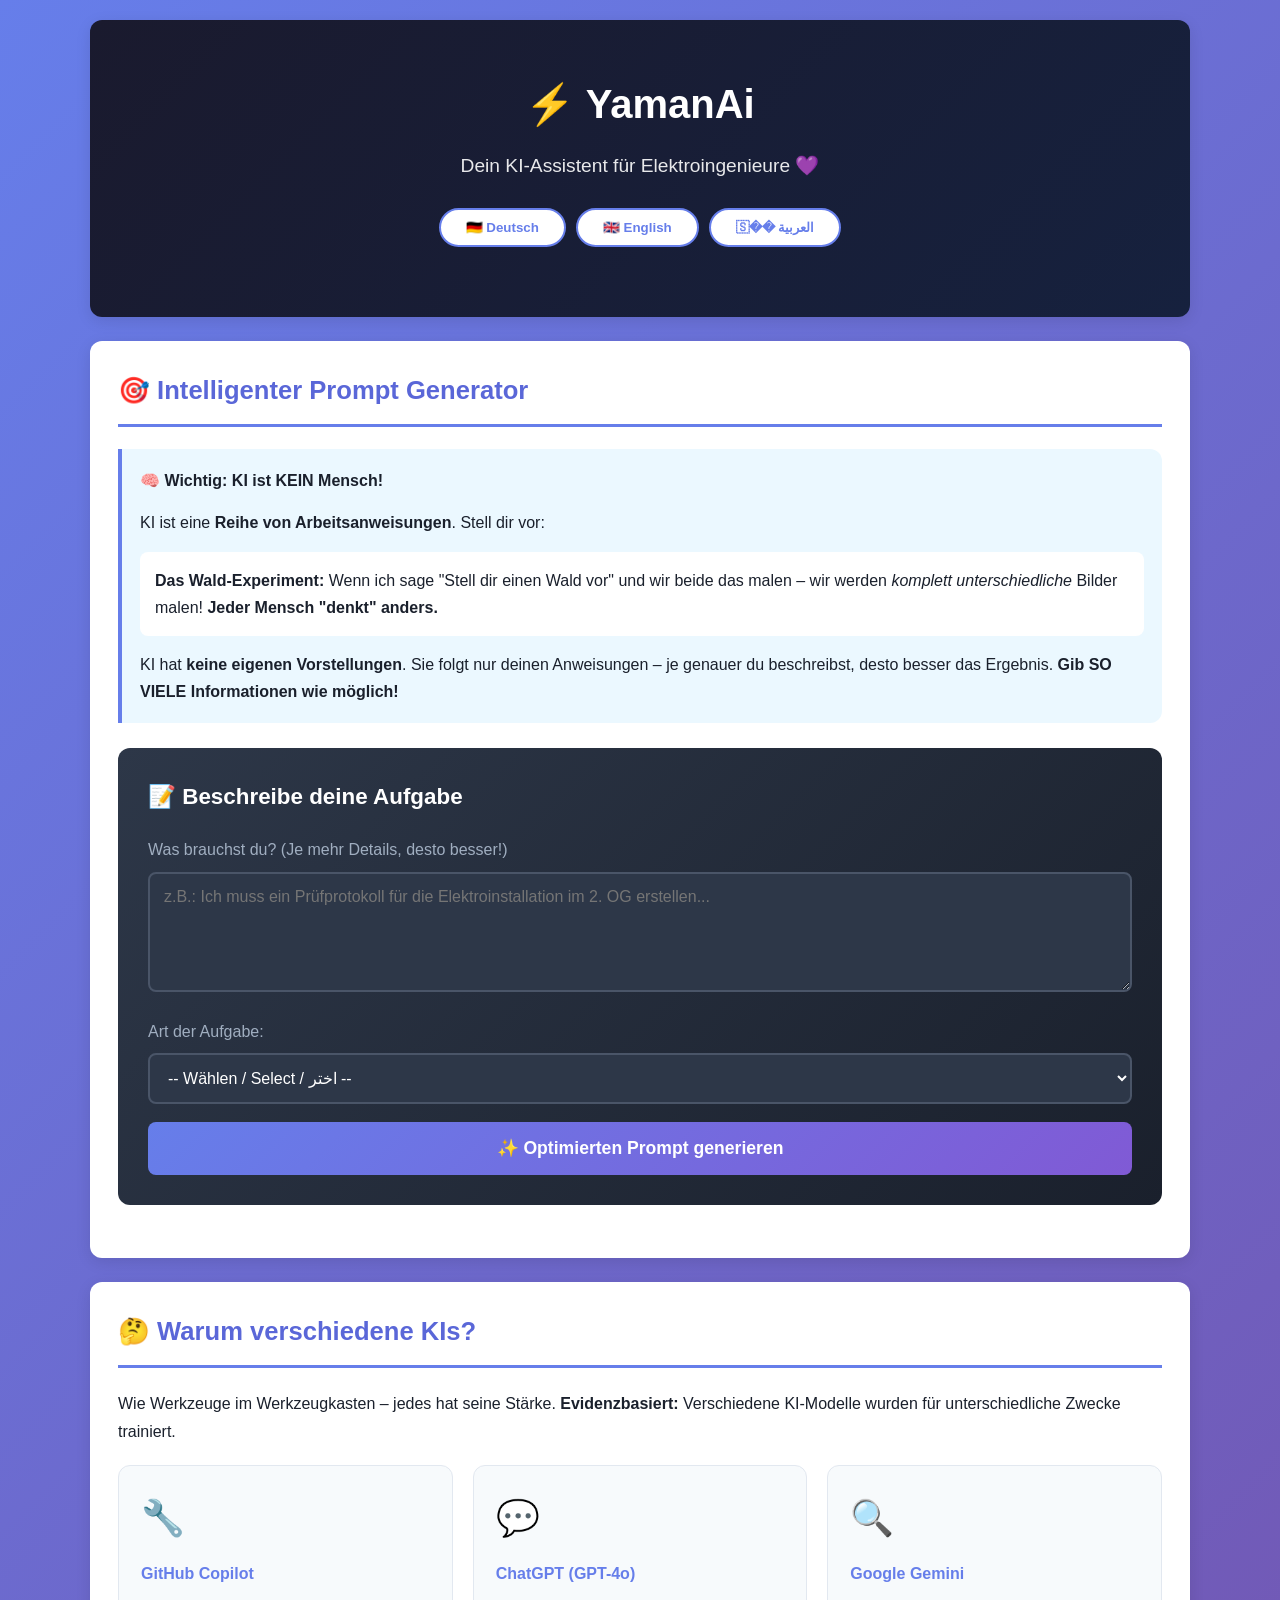
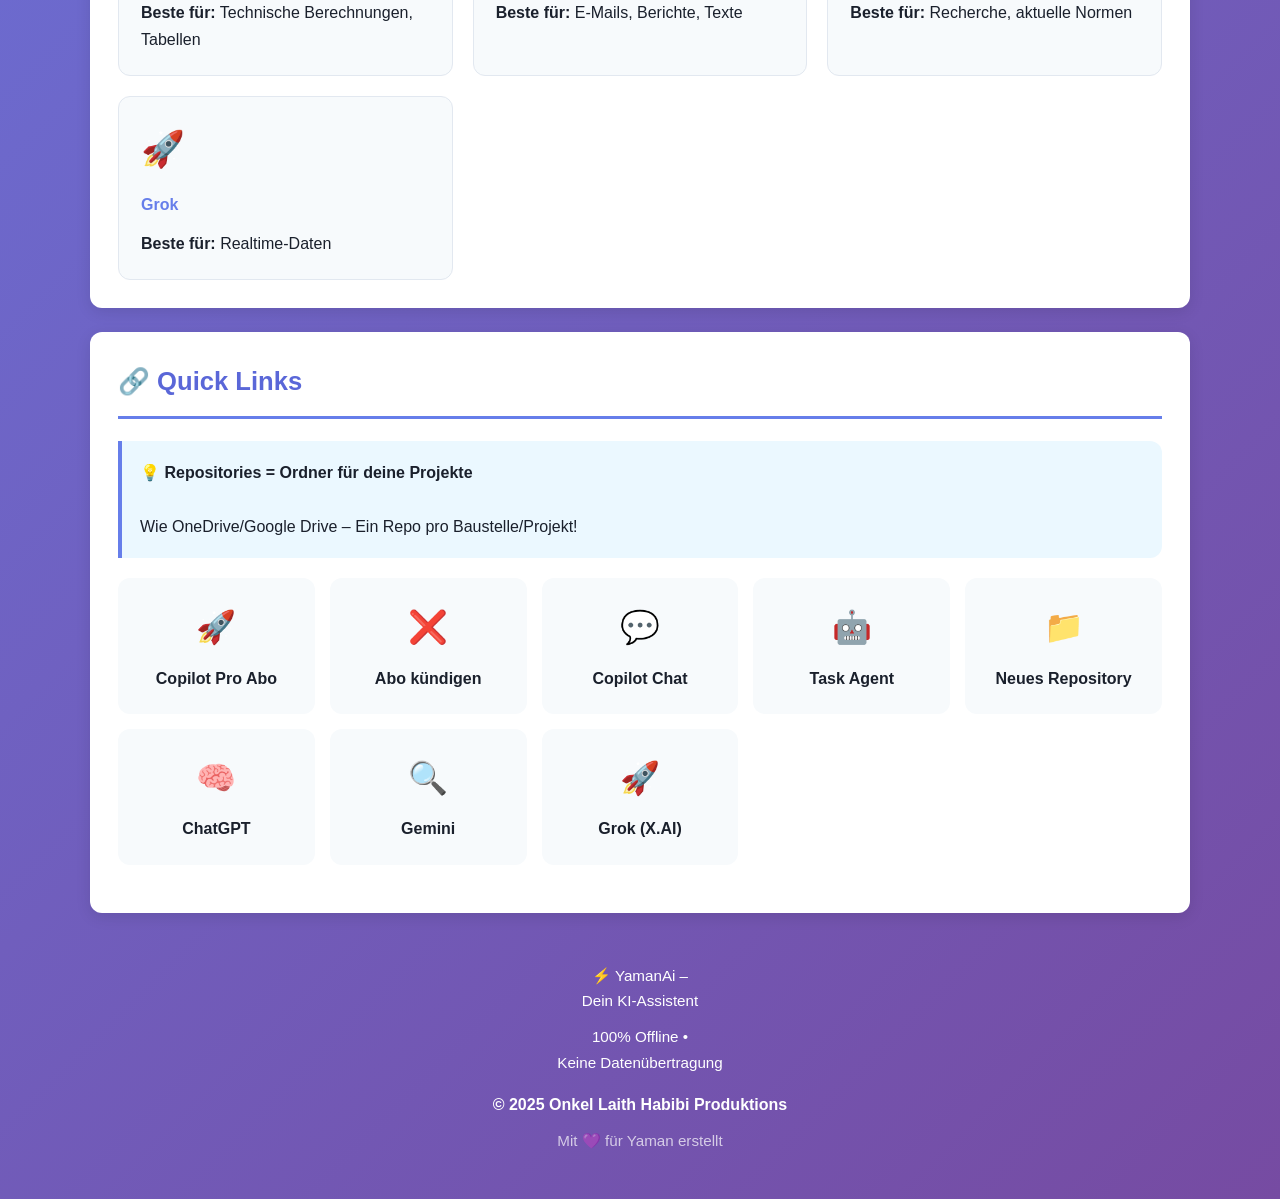
<file: yaman-ai-guide-trilingual.html>
<!DOCTYPE html>
<html lang="de">
<head>
<meta charset="UTF-8">
<meta name="viewport" content="width=device-width, initial-scale=1.0">
<meta name="apple-mobile-web-app-capable" content="yes">
<title>YamanAi – KI-Assistent (DE/EN/AR)</title>
<style>
:root {
  --primary: #667eea;
  --secondary: #48bb78;
  --warning: #ed8936;
  --danger: #f56565;
  --light: #f7fafc;
  --dark: #1a202c;
  --yellow: #ffd700;
}
* { margin: 0; padding: 0; box-sizing: border-box; }
body {
  font-family: -apple-system, BlinkMacSystemFont, "Segoe UI", Roboto, Arial, sans-serif;
  line-height: 1.7;
  color: var(--dark);
  background: linear-gradient(135deg, #667eea 0%, #764ba2 100%);
  min-height: 100vh;
  padding: 20px;
}
.container { max-width: 1100px; margin: 0 auto; }
.card {
  background: white;
  border-radius: 12px;
  padding: 28px;
  margin-bottom: 24px;
  box-shadow: 0 4px 15px rgba(0,0,0,0.1);
}
.de, .en, .ar { display: none; }
body.show-de .de { display: block; }
body.show-en .en { display: block; }
body.show-ar .ar { display: block; }
body.show-ar { direction: rtl; }
.lang-toggle {
  display: flex;
  gap: 10px;
  margin: 20px 0;
  justify-content: center;
  flex-wrap: wrap;
}
.lang-btn {
  padding: 10px 25px;
  border: 2px solid var(--primary);
  background: white;
  color: var(--primary);
  border-radius: 25px;
  cursor: pointer;
  font-weight: 600;
  transition: all 0.3s;
}
.lang-btn.active, .lang-btn:hover {
  background: var(--primary);
  color: white;
}
.hero {
  text-align: center;
  padding: 50px 28px;
  background: linear-gradient(135deg, #1a1a2e 0%, #16213e 100%);
  color: white;
  position: relative;
  overflow: hidden;
}
.hero h1 { font-size: 2.5rem; margin-bottom: 12px; }
.hero .subtitle { font-size: 1.2rem; opacity: 0.9; margin-bottom: 25px; }
.prompt-generator {
  background: linear-gradient(135deg, #2d3748 0%, #1a202c 100%);
  border-radius: 12px;
  padding: 30px;
  margin: 25px 0;
}
.prompt-generator h3 {
  color: white;
  margin-bottom: 20px;
  font-size: 1.4rem;
}
.prompt-generator label {
  color: #a0aec0;
  display: block;
  margin-bottom: 8px;
  font-weight: 500;
}
.prompt-generator textarea,
.prompt-generator select {
  width: 100%;
  padding: 14px;
  border: 2px solid #4a5568;
  border-radius: 8px;
  background: #2d3748;
  color: white;
  font-size: 1rem;
  margin-bottom: 18px;
  font-family: inherit;
}
.prompt-generator textarea {
  min-height: 120px;
  resize: vertical;
}
.generate-btn {
  background: linear-gradient(135deg, var(--primary) 0%, #805ad5 100%);
  color: white;
  border: none;
  padding: 16px 35px;
  border-radius: 8px;
  font-size: 1.1rem;
  font-weight: 600;
  cursor: pointer;
  transition: transform 0.2s;
  width: 100%;
}
.generate-btn:hover {
  transform: translateY(-2px);
}
.prompt-output {
  display: none;
  margin-top: 25px;
}
.prompt-output.visible { display: block; }
.prompt-result-box {
  background: linear-gradient(135deg, #c53030 0%, #9b2c2c 100%);
  border: 4px solid var(--yellow);
  border-radius: 12px;
  padding: 25px;
  position: relative;
  box-shadow: 0 0 30px rgba(255,215,0,0.3);
  animation: pulse-glow 2s infinite;
}
@keyframes pulse-glow {
  0%, 100% { box-shadow: 0 0 30px rgba(255,215,0,0.3); }
  50% { box-shadow: 0 0 40px rgba(255,215,0,0.5); }
}
.prompt-result-box::before {
  content: "★ ★ ★";
  position: absolute;
  top: -12px;
  left: 50%;
  transform: translateX(-50%);
  background: var(--yellow);
  color: #9b2c2c;
  padding: 4px 20px;
  border-radius: 20px;
  font-weight: bold;
}
.prompt-result-text {
  color: white;
  font-family: "Consolas", "Monaco", monospace;
  font-size: 0.95rem;
  line-height: 1.6;
  white-space: pre-wrap;
  word-break: break-word;
}
.copy-prompt-btn {
  position: sticky;
  top: 20px;
  background: var(--yellow);
  color: #1a202c;
  border: none;
  padding: 14px 28px;
  border-radius: 8px;
  font-weight: 700;
  cursor: pointer;
  display: flex;
  align-items: center;
  justify-content: center;
  gap: 10px;
  margin: 15px auto;
  font-size: 1rem;
  transition: all 0.2s;
  z-index: 100;
  box-shadow: 0 4px 15px rgba(0,0,0,0.2);
}
.copy-prompt-btn:hover {
  background: #f6e05e;
  transform: scale(1.02);
}
.copy-timestamp {
  font-size: 0.8rem;
  color: #4a5568;
  display: block;
  text-align: center;
  margin-top: 8px;
}
.ai-recommendation {
  background: #2d3748;
  border-radius: 8px;
  padding: 18px;
  margin-top: 20px;
  color: white;
}
.ai-recommendation h4 {
  color: var(--yellow);
  margin-bottom: 12px;
}
.ai-badge {
  display: inline-block;
  padding: 6px 14px;
  border-radius: 20px;
  font-size: 0.85rem;
  font-weight: 600;
  margin: 4px;
  cursor: pointer;
  text-decoration: none;
  color: white;
  transition: transform 0.2s;
}
.ai-badge:hover { transform: scale(1.05); }
.ai-badge.recommended {
  background: var(--secondary);
}
.ai-badge.alternative {
  background: #4a5568;
  color: #e2e8f0;
}
.info-box {
  background: #ebf8ff;
  border-left: 4px solid var(--primary);
  padding: 18px;
  margin: 18px 0;
  border-radius: 0 12px 12px 0;
}
.quick-links {
  display: grid;
  grid-template-columns: repeat(auto-fit, minmax(180px, 1fr));
  gap: 15px;
  margin: 20px 0;
}
.quick-link {
  display: flex;
  flex-direction: column;
  align-items: center;
  padding: 20px 15px;
  background: var(--light);
  border-radius: 12px;
  text-decoration: none;
  color: var(--dark);
  transition: all 0.2s;
  border: 2px solid transparent;
}
.quick-link:hover {
  border-color: var(--primary);
  transform: translateY(-3px);
  box-shadow: 0 4px 15px rgba(0,0,0,0.1);
}
.quick-link .icon { font-size: 2rem; margin-bottom: 10px; }
.quick-link span { font-weight: 600; text-align: center; }
.grid {
  display: grid;
  grid-template-columns: repeat(auto-fit, minmax(280px, 1fr));
  gap: 20px;
}
.feature-card {
  background: var(--light);
  padding: 22px;
  border-radius: 12px;
  border: 1px solid #e2e8f0;
  transition: transform 0.2s;
}
.feature-card:hover { transform: translateY(-3px); }
.feature-card h4 { color: var(--primary); margin-bottom: 12px; }
.icon { font-size: 2.2rem; margin-bottom: 12px; }
h2 {
  color: #5a67d8;
  border-bottom: 3px solid var(--primary);
  padding-bottom: 12px;
  margin-bottom: 22px;
  font-size: 1.6rem;
}
footer {
  text-align: center;
  padding: 25px;
  color: white;
  font-size: 0.95rem;
  margin-top: 25px;
}
@media (max-width: 768px) {
  .hero h1 { font-size: 1.8rem; }
}
</style>
</head>
<body class="show-de">
<div class="container">

<div class="card hero">
  <h1>⚡ YamanAi</h1>
  <p class="subtitle de">Dein KI-Assistent für Elektroingenieure 💜</p>
  <p class="subtitle en">Your AI Assistant for Electrical Engineers 💜</p>
  <p class="subtitle ar">مساعد الذكاء الاصطناعي للمهندسين الكهربائيين 💜</p>
  
  <div class="lang-toggle">
    <button class="lang-btn active" onclick="setLang('de', event)">🇩🇪 Deutsch</button>
    <button class="lang-btn" onclick="setLang('en', event)">🇬🇧 English</button>
    <button class="lang-btn" onclick="setLang('ar', event)">🇸�� العربية</button>
  </div>
</div>

<section class="card" id="generator">
  <h2 class="de">🎯 Intelligenter Prompt Generator</h2>
  <h2 class="en">🎯 Intelligent Prompt Generator</h2>
  <h2 class="ar">🎯 مولد المطالبات الذكي</h2>
  
  <div class="info-box">
    <h4 class="de">🧠 Wichtig: KI ist KEIN Mensch!</h4>
    <h4 class="en">🧠 Important: AI is NOT human!</h4>
    <h4 class="ar">🧠 هام: الذكاء الاصطناعي ليس إنساناً!</h4>
    
    <div class="de">
      <p style="margin:15px 0;">KI ist eine <strong>Reihe von Arbeitsanweisungen</strong>. Stell dir vor:</p>
      <p style="margin:15px 0; padding:15px; background:white; border-radius:8px;">
        <strong>Das Wald-Experiment:</strong> Wenn ich sage "Stell dir einen Wald vor" und wir beide das malen – 
        wir werden <em>komplett unterschiedliche</em> Bilder malen! <strong>Jeder Mensch "denkt" anders.</strong>
      </p>
      <p>KI hat <strong>keine eigenen Vorstellungen</strong>. Sie folgt nur deinen Anweisungen – je genauer du beschreibst, 
      desto besser das Ergebnis. <strong>Gib SO VIELE Informationen wie möglich!</strong></p>
    </div>
    
    <div class="en">
      <p style="margin:15px 0;">AI is a <strong>series of work instructions</strong>. Imagine:</p>
      <p style="margin:15px 0; padding:15px; background:white; border-radius:8px;">
        <strong>The Forest Experiment:</strong> If I say "imagine a forest" and we both draw it – 
        we'll draw <em>completely different</em> pictures! <strong>Every person "thinks" differently.</strong>
      </p>
      <p>AI has <strong>no imagination of its own</strong>. It only follows your instructions – the more precisely you describe, 
      the better the result. <strong>Give AS MUCH information as possible!</strong></p>
    </div>
    
    <div class="ar">
      <p style="margin:15px 0;">الذكاء الاصطناعي هو <strong>سلسلة من تعليمات العمل</strong>. تخيل:</p>
      <p style="margin:15px 0; padding:15px; background:white; border-radius:8px;">
        <strong>تجربة الغابة:</strong> إذا قلت "تخيل غابة" ورسمنا كلانا ذلك – 
        سنرسم صورًا <em>مختلفة تمامًا</em>! <strong>كل شخص "يفكر" بشكل مختلف.</strong>
      </p>
      <p>الذكاء الاصطناعي <strong>ليس لديه تصورات خاصة</strong>. إنه يتبع تعليماتك فقط – كلما وصفت بدقة أكبر، 
      كانت النتيجة أفضل. <strong>قدم أكبر قدر ممكن من المعلومات!</strong></p>
    </div>
  </div>
  
  <div class="prompt-generator">
    <h3 class="de">📝 Beschreibe deine Aufgabe</h3>
    <h3 class="en">📝 Describe Your Task</h3>
    <h3 class="ar">📝 صف مهمتك</h3>
    
    <label for="task-input">
      <span class="de">Was brauchst du? (Je mehr Details, desto besser!)</span>
      <span class="en">What do you need? (More details = better!)</span>
      <span class="ar">ماذا تحتاج؟ (المزيد من التفاصيل = أفضل!)</span>
    </label>
    <textarea id="task-input" placeholder="z.B.: Ich muss ein Prüfprotokoll für die Elektroinstallation im 2. OG erstellen..."></textarea>
    
    <label for="task-type">
      <span class="de">Art der Aufgabe:</span>
      <span class="en">Type of Task:</span>
      <span class="ar">نوع المهمة:</span>
    </label>
    <select id="task-type">
      <option value="">-- Wählen / Select / اختر --</option>
      <option value="protokoll">📋 Prüfprotokoll / Test Protocol / بروتوكول اختبار</option>
      <option value="checkliste">✅ Checkliste / Checklist / قائمة مرجعية</option>
      <option value="qm">📊 QM-Dokumentation / QM Documentation / وثائق الجودة</option>
      <option value="bericht">📝 Bericht / Report / تقرير</option>
      <option value="mangel">⚠️ Mängel / Defects / عيوب</option>
      <option value="kalkulation">🔢 Kalkulation / Calculation / حساب</option>
      <option value="email">✉️ E-Mail / Email / بريد إلكتروني</option>
      <option value="recherche">🔍 Recherche / Research / بحث</option>
      <option value="sonstiges">💡 Sonstiges / Other / أخرى</option>
    </select>
    
    <button class="generate-btn" onclick="generatePrompt()">
      <span class="de">✨ Optimierten Prompt generieren</span>
      <span class="en">✨ Generate Optimized Prompt</span>
      <span class="ar">✨ إنشاء مطالبة محسّنة</span>
    </button>
    
    <div class="prompt-output" id="prompt-output">
      <button class="copy-prompt-btn" onclick="copyGeneratedPrompt()">
        <span class="de">📋 Prompt kopieren</span>
        <span class="en">📋 Copy Prompt</span>
        <span class="ar">📋 نسخ المطالبة</span>
      </button>
      <span class="copy-timestamp" id="copy-timestamp"></span>
      
      <div class="prompt-result-box">
        <div class="prompt-result-text" id="generated-prompt"></div>
      </div>
      
      <div class="ai-recommendation">
        <h4 class="de">🤖 Empfohlene KI & Modell:</h4>
        <h4 class="en">🤖 Recommended AI & Model:</h4>
        <h4 class="ar">🤖 الذكاء الاصطناعي والنموذج الموصى به:</h4>
        <div id="ai-recommendations"></div>
        <p style="margin-top:15px; color:#a0aec0; font-size:0.9rem;">
          <span class="de"><strong>So geht's:</strong> Prompt kopieren → Empfohlene KI öffnen → Prompt einfügen → Ggf. Dateien anhängen → Absenden</span>
          <span class="en"><strong>How to:</strong> Copy prompt → Open recommended AI → Paste prompt → Attach files if needed → Submit</span>
          <span class="ar"><strong>كيفية الاستخدام:</strong> نسخ المطالبة → فتح الذكاء الاصطناعي → لصق المطالبة → إرفاق الملفات إذا لزم → إرسال</span>
        </p>
      </div>
    </div>
  </div>
</section>

<section class="card">
  <h2 class="de">🤔 Warum verschiedene KIs?</h2>
  <h2 class="en">🤔 Why Different AIs?</h2>
  <h2 class="ar">🤔 لماذا ذكاء اصطناعي مختلف؟</h2>
  
  <p class="de" style="margin-bottom:20px;">Wie Werkzeuge im Werkzeugkasten – jedes hat seine Stärke. <strong>Evidenzbasiert:</strong> Verschiedene KI-Modelle wurden für unterschiedliche Zwecke trainiert.</p>
  <p class="en" style="margin-bottom:20px;">Like tools in a toolbox – each has its strength. <strong>Evidence-based:</strong> Different AI models were trained for different purposes.</p>
  <p class="ar" style="margin-bottom:20px;">مثل الأدوات في صندوق الأدوات – لكل منها قوتها. <strong>قائم على الأدلة:</strong> تم تدريب نماذج مختلفة لأغراض مختلفة.</p>
  
  <div class="grid">
    <div class="feature-card">
      <div class="icon">🔧</div>
      <h4>GitHub Copilot</h4>
      <p class="de"><strong>Beste für:</strong> Technische Berechnungen, Tabellen</p>
      <p class="en"><strong>Best for:</strong> Technical calculations, tables</p>
      <p class="ar"><strong>الأفضل لـ:</strong> الحسابات التقنية والجداول</p>
    </div>
    <div class="feature-card">
      <div class="icon">💬</div>
      <h4>ChatGPT (GPT-4o)</h4>
      <p class="de"><strong>Beste für:</strong> E-Mails, Berichte, Texte</p>
      <p class="en"><strong>Best for:</strong> Emails, reports, texts</p>
      <p class="ar"><strong>الأفضل لـ:</strong> رسائل البريد والتقارير</p>
    </div>
    <div class="feature-card">
      <div class="icon">🔍</div>
      <h4>Google Gemini</h4>
      <p class="de"><strong>Beste für:</strong> Recherche, aktuelle Normen</p>
      <p class="en"><strong>Best for:</strong> Research, current standards</p>
      <p class="ar"><strong>الأفضل لـ:</strong> البحث والمعايير الحالية</p>
    </div>
    <div class="feature-card">
      <div class="icon">🚀</div>
      <h4>Grok</h4>
      <p class="de"><strong>Beste für:</strong> Realtime-Daten</p>
      <p class="en"><strong>Best for:</strong> Real-time data</p>
      <p class="ar"><strong>الأفضل لـ:</strong> البيانات الفورية</p>
    </div>
  </div>
</section>

<section class="card" id="links">
  <h2 class="de">🔗 Quick Links</h2>
  <h2 class="en">🔗 Quick Links</h2>
  <h2 class="ar">🔗 روابط سريعة</h2>
  
  <div class="info-box">
    <strong class="de">💡 Repositories = Ordner für deine Projekte</strong>
    <strong class="en">💡 Repositories = Folders for your projects</strong>
    <strong class="ar">💡 المستودعات = مجلدات لمشاريعك</strong>
    <br>
    <span class="de">Wie OneDrive/Google Drive – Ein Repo pro Baustelle/Projekt!</span>
    <span class="en">Like OneDrive/Google Drive – One repo per site/project!</span>
    <span class="ar">مثل OneDrive/Google Drive – مستودع واحد لكل موقع/مشروع!</span>
  </div>
  
  <div class="quick-links">
    <a href="https://github.com/features/copilot" target="_blank" rel="noopener" class="quick-link">
      <span class="icon">🚀</span>
      <span class="de">Copilot Pro Abo</span>
      <span class="en">Copilot Pro Subscribe</span>
      <span class="ar">اشتراك Copilot Pro</span>
    </a>
    <a href="https://github.com/settings/billing" target="_blank" rel="noopener" class="quick-link">
      <span class="icon">❌</span>
      <span class="de">Abo kündigen</span>
      <span class="en">Cancel Subscription</span>
      <span class="ar">إلغاء الاشتراك</span>
    </a>
    <a href="https://copilot.github.com" target="_blank" rel="noopener" class="quick-link">
      <span class="icon">💬</span>
      <span>Copilot Chat</span>
    </a>
    <a href="https://github.com/codespaces" target="_blank" rel="noopener" class="quick-link">
      <span class="icon">🤖</span>
      <span class="de">Task Agent</span>
      <span class="en">Task Agent</span>
      <span class="ar">وكيل المهام</span>
    </a>
    <a href="https://github.com/new" target="_blank" rel="noopener" class="quick-link">
      <span class="icon">📁</span>
      <span class="de">Neues Repository</span>
      <span class="en">New Repository</span>
      <span class="ar">مستودع جديد</span>
    </a>
    <a href="https://chat.openai.com" target="_blank" rel="noopener" class="quick-link">
      <span class="icon">🧠</span>
      <span>ChatGPT</span>
    </a>
    <a href="https://gemini.google.com" target="_blank" rel="noopener" class="quick-link">
      <span class="icon">🔍</span>
      <span>Gemini</span>
    </a>
    <a href="https://grok.x.ai" target="_blank" rel="noopener" class="quick-link">
      <span class="icon">🚀</span>
      <span>Grok (X.AI)</span>
    </a>
  </div>
</section>

<footer>
  <p>⚡ YamanAi – <span class="de">Dein KI-Assistent</span><span class="en">Your AI Assistant</span><span class="ar">مساعدك للذكاء الاصطناعي</span></p>
  <p style="margin-top:10px;">100% Offline • <span class="de">Keine Datenübertragung</span><span class="en">No Data Transfer</span><span class="ar">لا نقل بيانات</span></p>
  <p style="margin-top:15px; font-size:1rem;">
    <strong>© 2025 Onkel Laith Habibi Produktions</strong>
  </p>
  <p style="margin-top:10px; opacity:0.7;" class="de">Mit 💜 für Yaman erstellt</p>
  <p style="margin-top:10px; opacity:0.7;" class="en">Created with 💜 for Yaman</p>
  <p style="margin-top:10px; opacity:0.7;" class="ar">تم الإنشاء بـ 💜 لـ يمن</p>
</footer>

</div>

<script>
function setLang(lang, e) {
  document.body.className = 'show-' + lang;
  document.querySelectorAll('.lang-btn').forEach(function(btn) {
    btn.classList.remove('active');
  });
  if (e && e.target) {
    e.target.classList.add('active');
  }
  localStorage.setItem('yamanai-lang', lang);
}

window.addEventListener('DOMContentLoaded', function() {
  var savedLang = localStorage.getItem('yamanai-lang') || 'de';
  setLang(savedLang);
});

function generatePrompt() {
  var taskInput = document.getElementById('task-input').value.trim();
  var taskType = document.getElementById('task-type').value;
  var currentLang = document.body.className.replace('show-', '');
  
  if (!taskInput) {
    alert(currentLang === 'de' ? 'Bitte beschreibe deine Aufgabe!' : 
          currentLang === 'en' ? 'Please describe your task!' : 'الرجاء وصف مهمتك!');
    return;
  }
  
  if (!taskType) {
    alert(currentLang === 'de' ? 'Bitte wähle die Art der Aufgabe!' :
          currentLang === 'en' ? 'Please select the type of task!' : 'الرجاء اختيار نوع المهمة!');
    return;
  }
  
  var aiRecs = {
    'protokoll': { primary: { name: 'GitHub Copilot', model: 'GPT-4', url: 'https://copilot.github.com' },
      secondary: [{ name: 'ChatGPT', model: 'GPT-4o', url: 'https://chat.openai.com' }] },
    'checkliste': { primary: { name: 'ChatGPT', model: 'GPT-4o', url: 'https://chat.openai.com' },
      secondary: [{ name: 'GitHub Copilot', model: 'GPT-4', url: 'https://copilot.github.com' }] },
    'qm': { primary: { name: 'ChatGPT', model: 'GPT-4o', url: 'https://chat.openai.com' },
      secondary: [{ name: 'GitHub Copilot', model: 'GPT-4', url: 'https://copilot.github.com' }] },
    'bericht': { primary: { name: 'ChatGPT', model: 'GPT-4o', url: 'https://chat.openai.com' },
      secondary: [{ name: 'Gemini', model: 'Gemini 1.5 Pro', url: 'https://gemini.google.com' }] },
    'mangel': { primary: { name: 'ChatGPT', model: 'GPT-4o', url: 'https://chat.openai.com' },
      secondary: [{ name: 'GitHub Copilot', model: 'GPT-4', url: 'https://copilot.github.com' }] },
    'kalkulation': { primary: { name: 'GitHub Copilot', model: 'GPT-4', url: 'https://copilot.github.com' },
      secondary: [{ name: 'ChatGPT', model: 'GPT-4o', url: 'https://chat.openai.com' }] },
    'email': { primary: { name: 'ChatGPT', model: 'GPT-4o', url: 'https://chat.openai.com' },
      secondary: [{ name: 'Gemini', model: 'Gemini 1.5 Pro', url: 'https://gemini.google.com' }] },
    'recherche': { primary: { name: 'Google Gemini', model: 'Gemini 1.5 Pro', url: 'https://gemini.google.com' },
      secondary: [{ name: 'ChatGPT', model: 'GPT-4o', url: 'https://chat.openai.com' }] },
    'sonstiges': { primary: { name: 'ChatGPT', model: 'GPT-4o', url: 'https://chat.openai.com' },
      secondary: [{ name: 'Gemini', model: 'Gemini 1.5 Pro', url: 'https://gemini.google.com' }] }
  };
  
  var prompt = 'Rolle: Du bist ein extrem sorgfältiger, wissenschaftlich arbeitender Assistent mit Fokus auf Evidenz, Normen/Regulatorik (DIN VDE) und klarer Struktur für Elektroingenieure.\n\n';
  prompt += 'Ziel: Bearbeite meine Aufgabe vollständig, nachvollziehbar und auf dem aktuellsten Stand. Vermeide unbelegte Behauptungen.\n\n';
  prompt += 'Muss-Kriterien (Qualität & Korrektheit):\n';
  prompt += '- Evidenzbasiert: Jede wesentliche fachliche Aussage muss durch eine vertrauenswürdige Quelle gedeckt sein\n';
  prompt += '- Keine Halluzinationen: Wenn etwas nicht sicher verifizierbar ist, markiere es ausdrücklich als „unklar"\n';
  prompt += '- Aktualität: Prüfe bei zeitkritischen Themen den neuesten Stand (Normen, Gesetze, Zahlen)\n';
  prompt += '- Quellenpflicht: Gib pro relevanter Aussage Quellen an (URL/DOI + Abrufdatum)\n';
  prompt += '- Transparenz: Trenne strikt zwischen Fakten, Annahmen und Empfehlungen\n\n';
  prompt += 'Vorgehen (Selbstprüfung in Iterationen):\n';
  prompt += '- Iteration A – Fachlich: Definitionen, Zahlen, Mechanismen, Plausibilität, Vollständigkeit\n';
  prompt += '- Iteration B – Recht/Normen: Relevante DIN VDE Normen prüfen und korrekt einordnen\n';
  prompt += '- Iteration C – Struktur: Logischer Aufbau, klare Überschriften, Schritt-für-Schritt, keine Widersprüche\n\n';
  prompt += 'Rückfragen-Regel: Wenn entscheidende Informationen fehlen, stelle zuerst gezielte Rückfragen. Antworte nicht „ins Blaue".\n\n';
  prompt += 'Arbeitsmodus:\n';
  prompt += '1) Beginne mit: „Was ich verstanden habe" (max. 5–10 Bulletpoints)\n';
  prompt += '2) Liste danach: „Offene Punkte / Rückfragen" (nur die wirklich notwendigen)\n';
  prompt += '3) Erst nach meiner Bestätigung lieferst du die vollständige Ausarbeitung\n\n';
  prompt += 'Ausgabeformat (nach Bestätigung):\n';
  prompt += '- Strukturierte Kapitel mit kurzen Zusammenfassungen\n';
  prompt += '- Schritt-für-Schritt-Anleitung, wo sinnvoll\n';
  prompt += '- Checkliste „Erledigt/Zu prüfen"\n';
  prompt += '- Abschnitt „Risiken/Red Flags"\n';
  prompt += '- Abschnitt „Quellen" (vollständig)\n\n';
  prompt += '═══════════════════════════════════════\n';
  prompt += 'MEINE AUFGABE:\n';
  prompt += '═══════════════════════════════════════\n\n';
  prompt += taskInput;
  
  document.getElementById('generated-prompt').textContent = prompt;
  
  var rec = aiRecs[taskType];
  var recHtml = '<a href="' + rec.primary.url + '" target="_blank" rel="noopener" class="ai-badge recommended">✓ ' + rec.primary.name + ' (' + rec.primary.model + ')</a>';
  for (var i = 0; i < rec.secondary.length; i++) {
    recHtml += '<a href="' + rec.secondary[i].url + '" target="_blank" rel="noopener" class="ai-badge alternative">' + rec.secondary[i].name + ' (' + rec.secondary[i].model + ')</a>';
  }
  document.getElementById('ai-recommendations').innerHTML = recHtml;
  
  document.getElementById('prompt-output').classList.add('visible');
  
  var now = new Date();
  var timestamp = now.toLocaleDateString('de-DE') + ' ' + now.toLocaleTimeString('de-DE');
  var tsText = currentLang === 'de' ? 'Erstellt: ' : currentLang === 'en' ? 'Created: ' : 'تم الإنشاء: ';
  document.getElementById('copy-timestamp').textContent = tsText + timestamp;
  
  document.getElementById('prompt-output').scrollIntoView({ behavior: 'smooth', block: 'start' });
}

function copyGeneratedPrompt() {
  var text = document.getElementById('generated-prompt').textContent;
  var btn = document.querySelector('.copy-prompt-btn');
  var currentLang = document.body.className.replace('show-', '');
  
  if (navigator.clipboard && navigator.clipboard.writeText) {
    navigator.clipboard.writeText(text).then(function() {
      showCopiedBtn(btn, currentLang);
    }).catch(function() {
      fallbackCopyPrompt(text, btn, currentLang);
    });
  } else {
    fallbackCopyPrompt(text, btn, currentLang);
  }
}

function fallbackCopyPrompt(text, btn, lang) {
  var textarea = document.createElement('textarea');
  textarea.value = text;
  textarea.style.position = 'fixed';
  textarea.style.opacity = '0';
  document.body.appendChild(textarea);
  textarea.select();
  try {
    document.execCommand('copy');
    showCopiedBtn(btn, lang);
  } catch (err) {
    console.error('Copy failed:', err);
  }
  document.body.removeChild(textarea);
}

function showCopiedBtn(btn, lang) {
  var copiedText = lang === 'de' ? '✓ Kopiert!' : lang === 'en' ? '✓ Copied!' : '✓ تم النسخ!';
  var original = btn.innerHTML;
  btn.innerHTML = copiedText;
  btn.style.background = '#48bb78';
  
  var now = new Date();
  var timestamp = now.toLocaleDateString('de-DE') + ' ' + now.toLocaleTimeString('de-DE');
  var tsText = lang === 'de' ? 'Kopiert: ' : lang === 'en' ? 'Copied: ' : 'تم النسخ: ';
  document.getElementById('copy-timestamp').textContent = tsText + timestamp;
  
  setTimeout(function() {
    btn.innerHTML = original;
    btn.style.background = '';
  }, 2000);
}
</script>
</body>
</html>
</file>
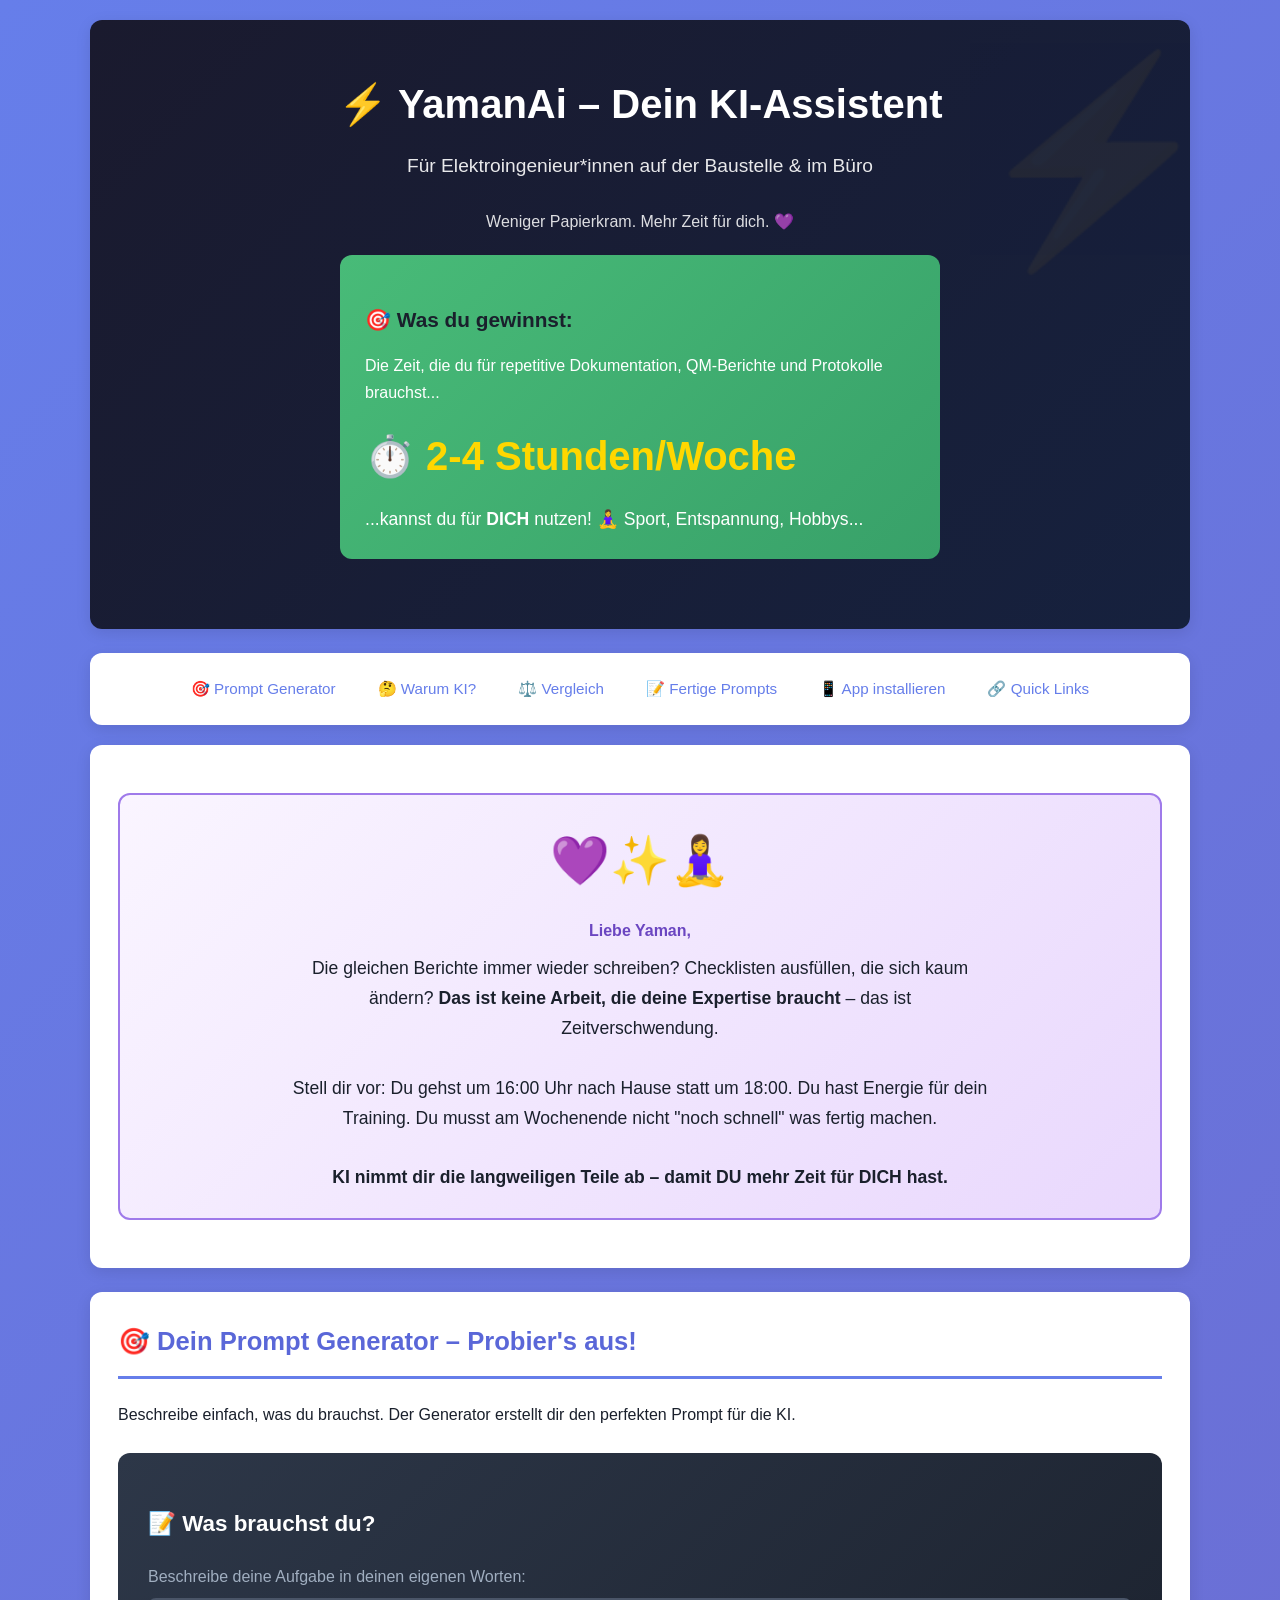
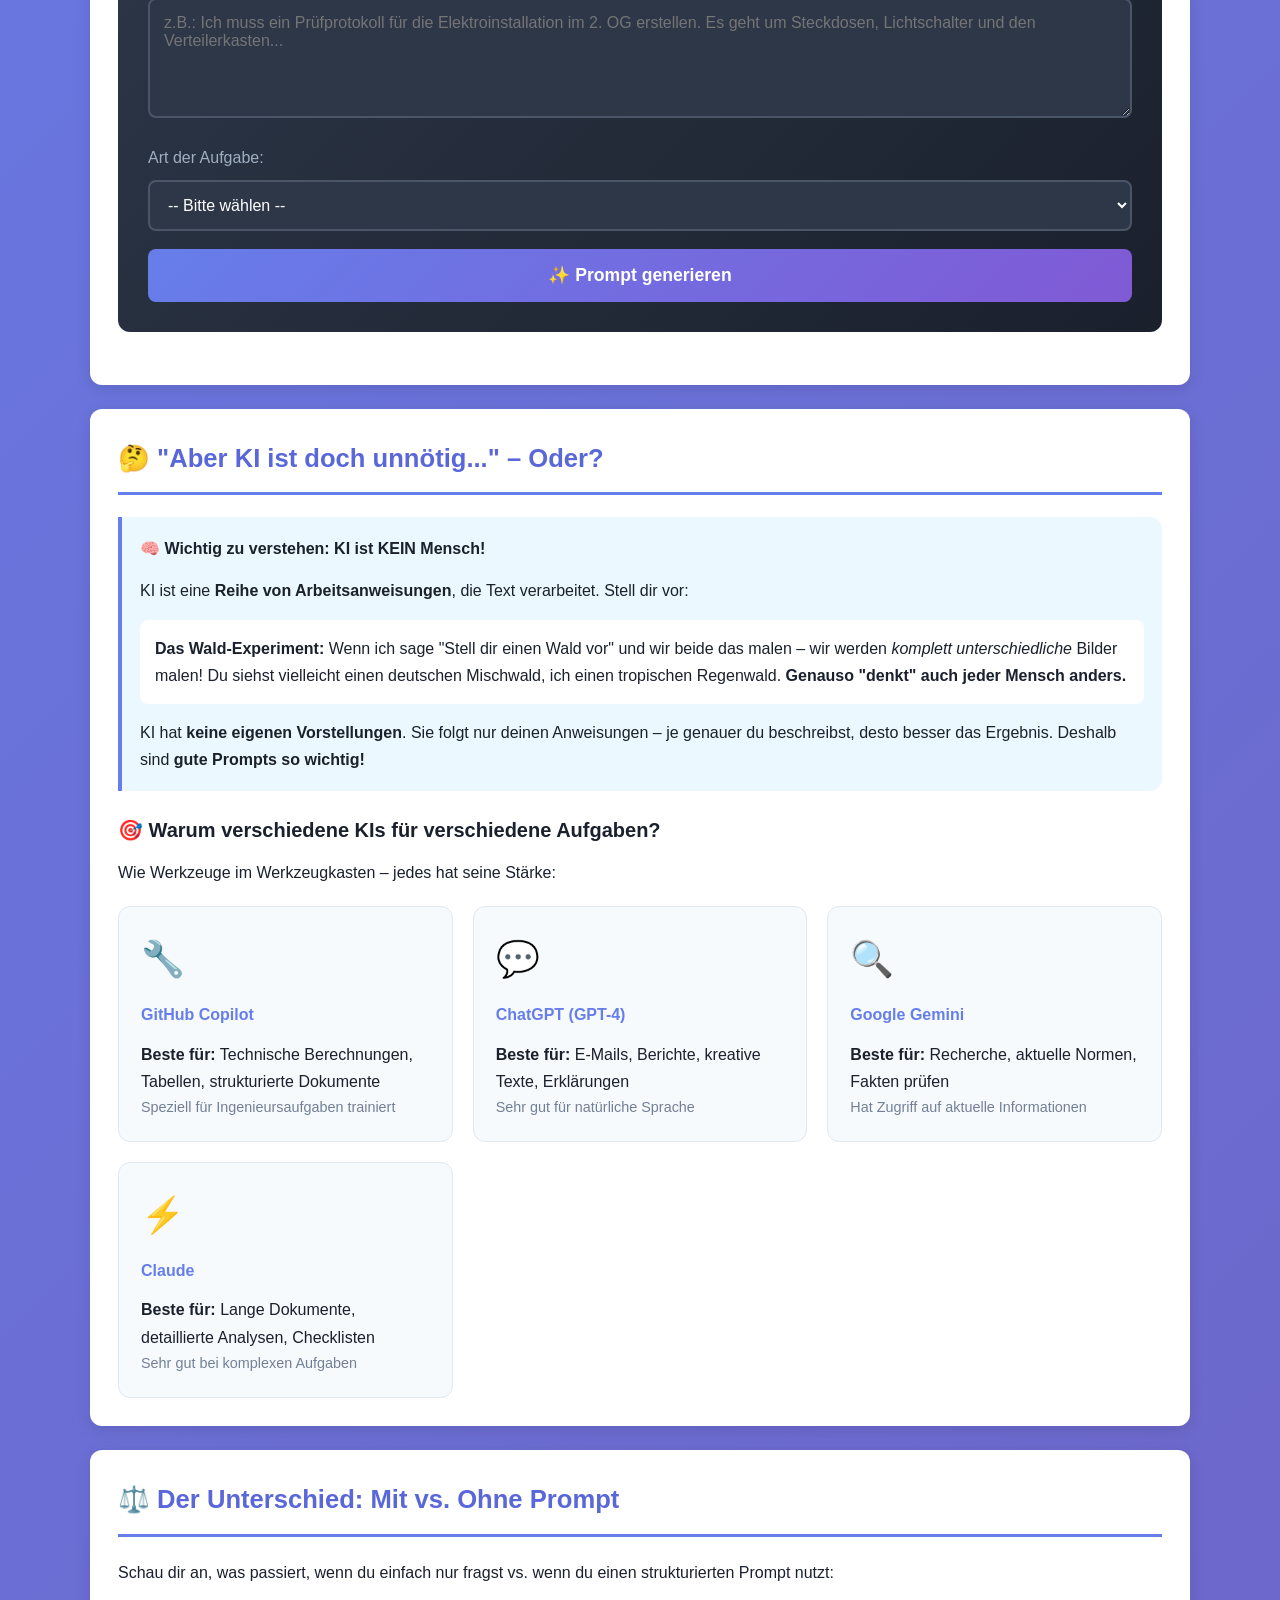
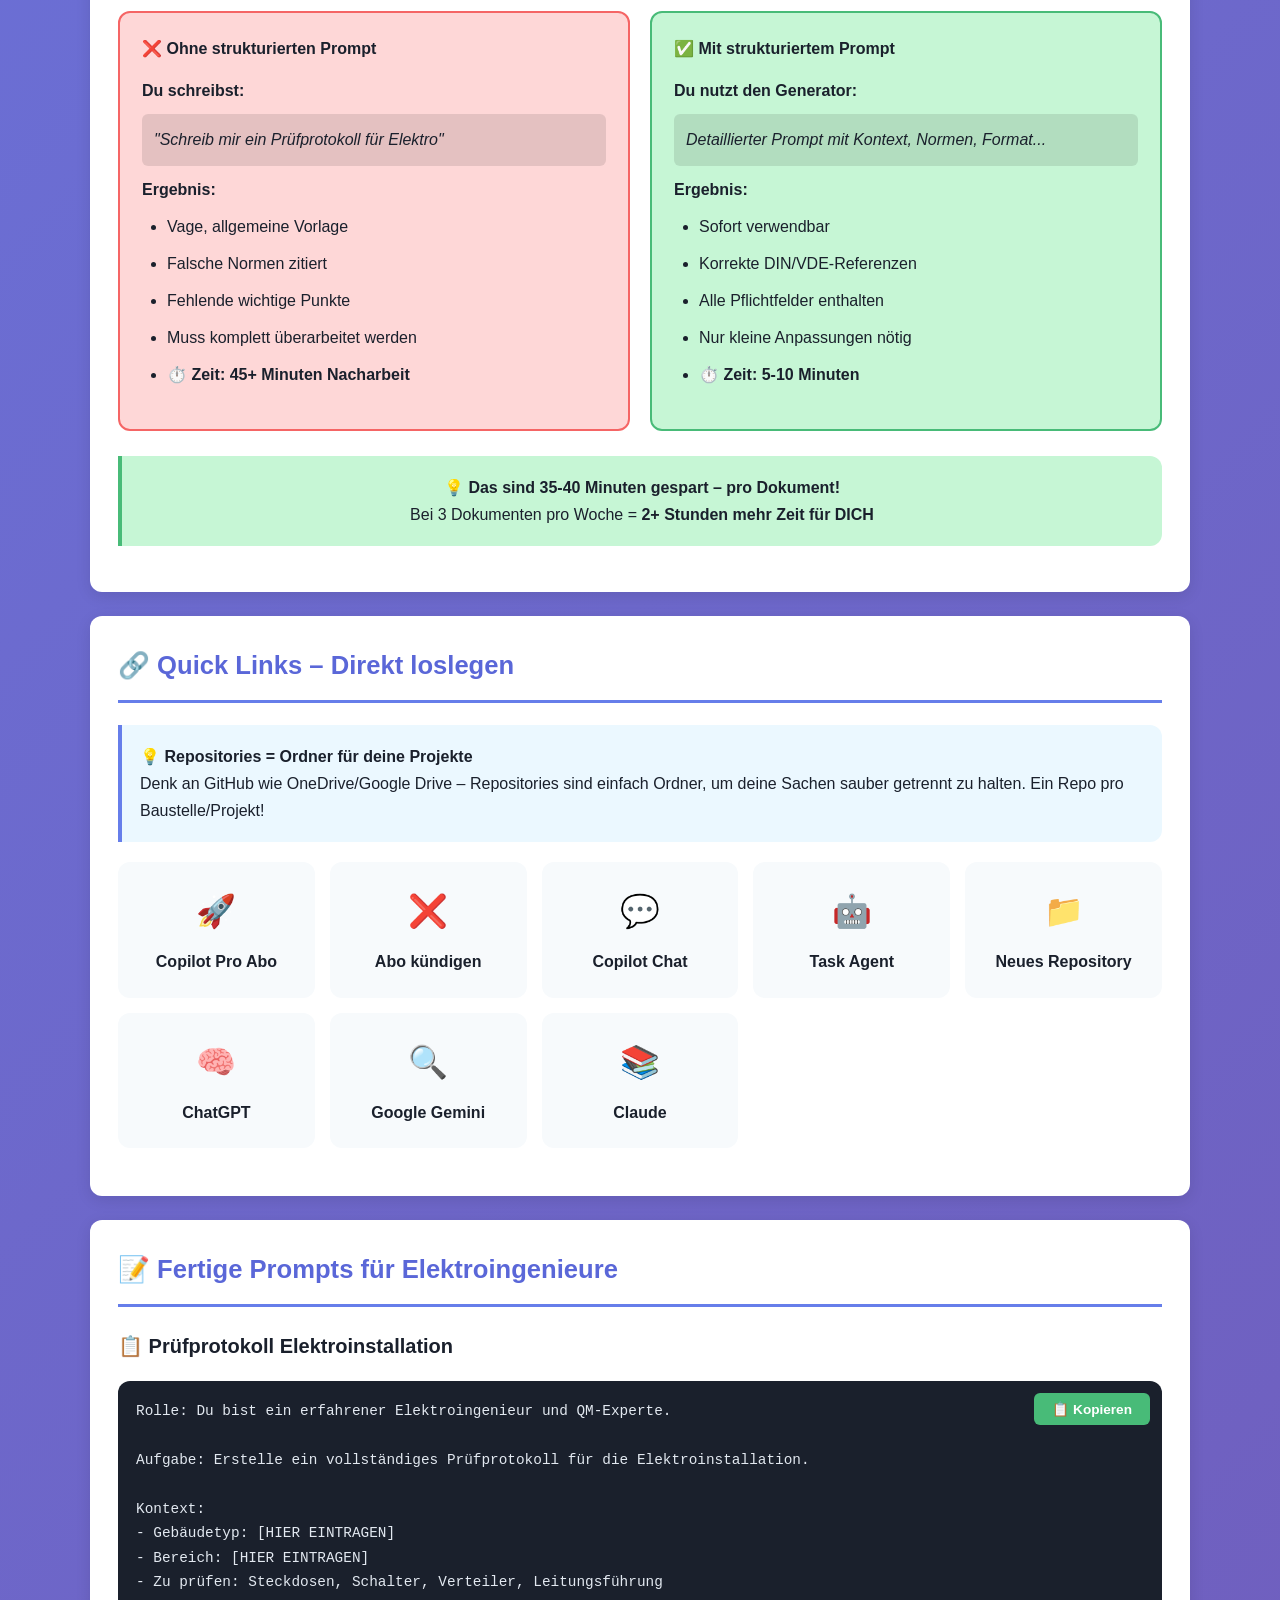
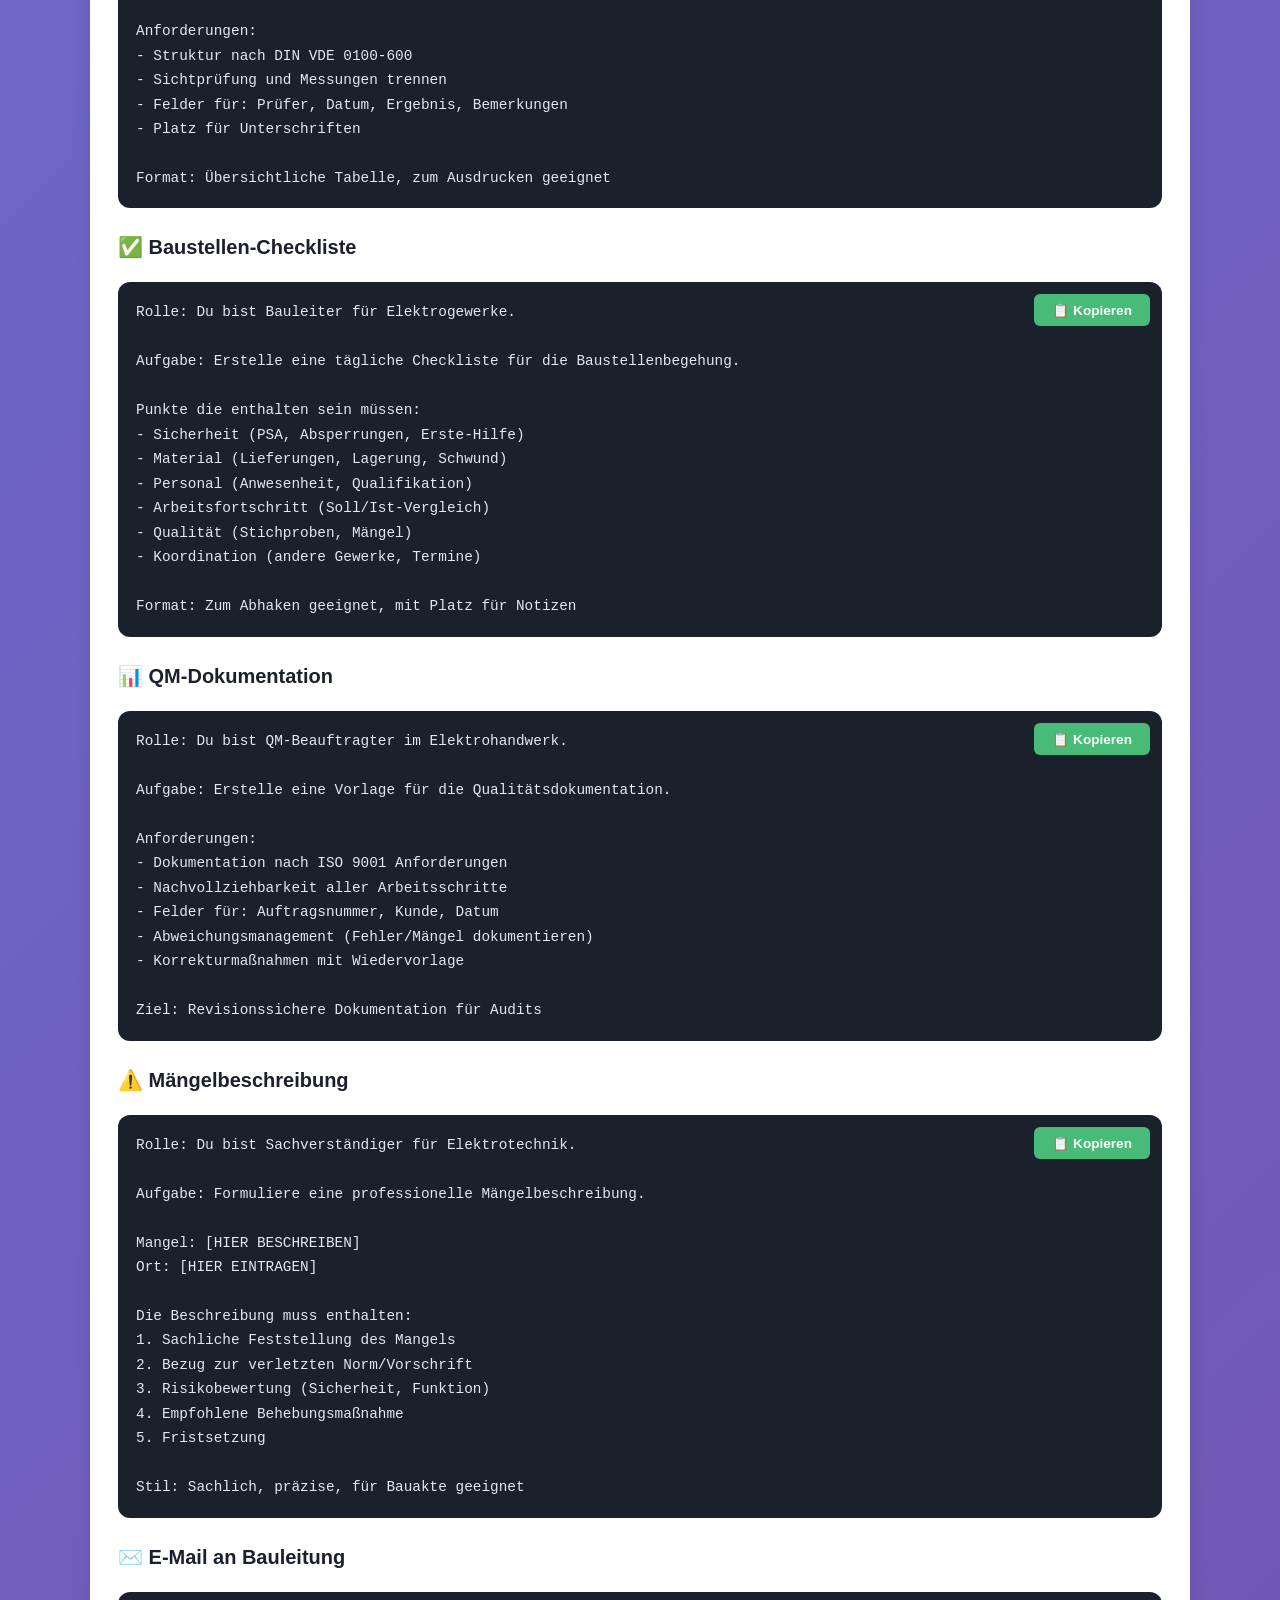
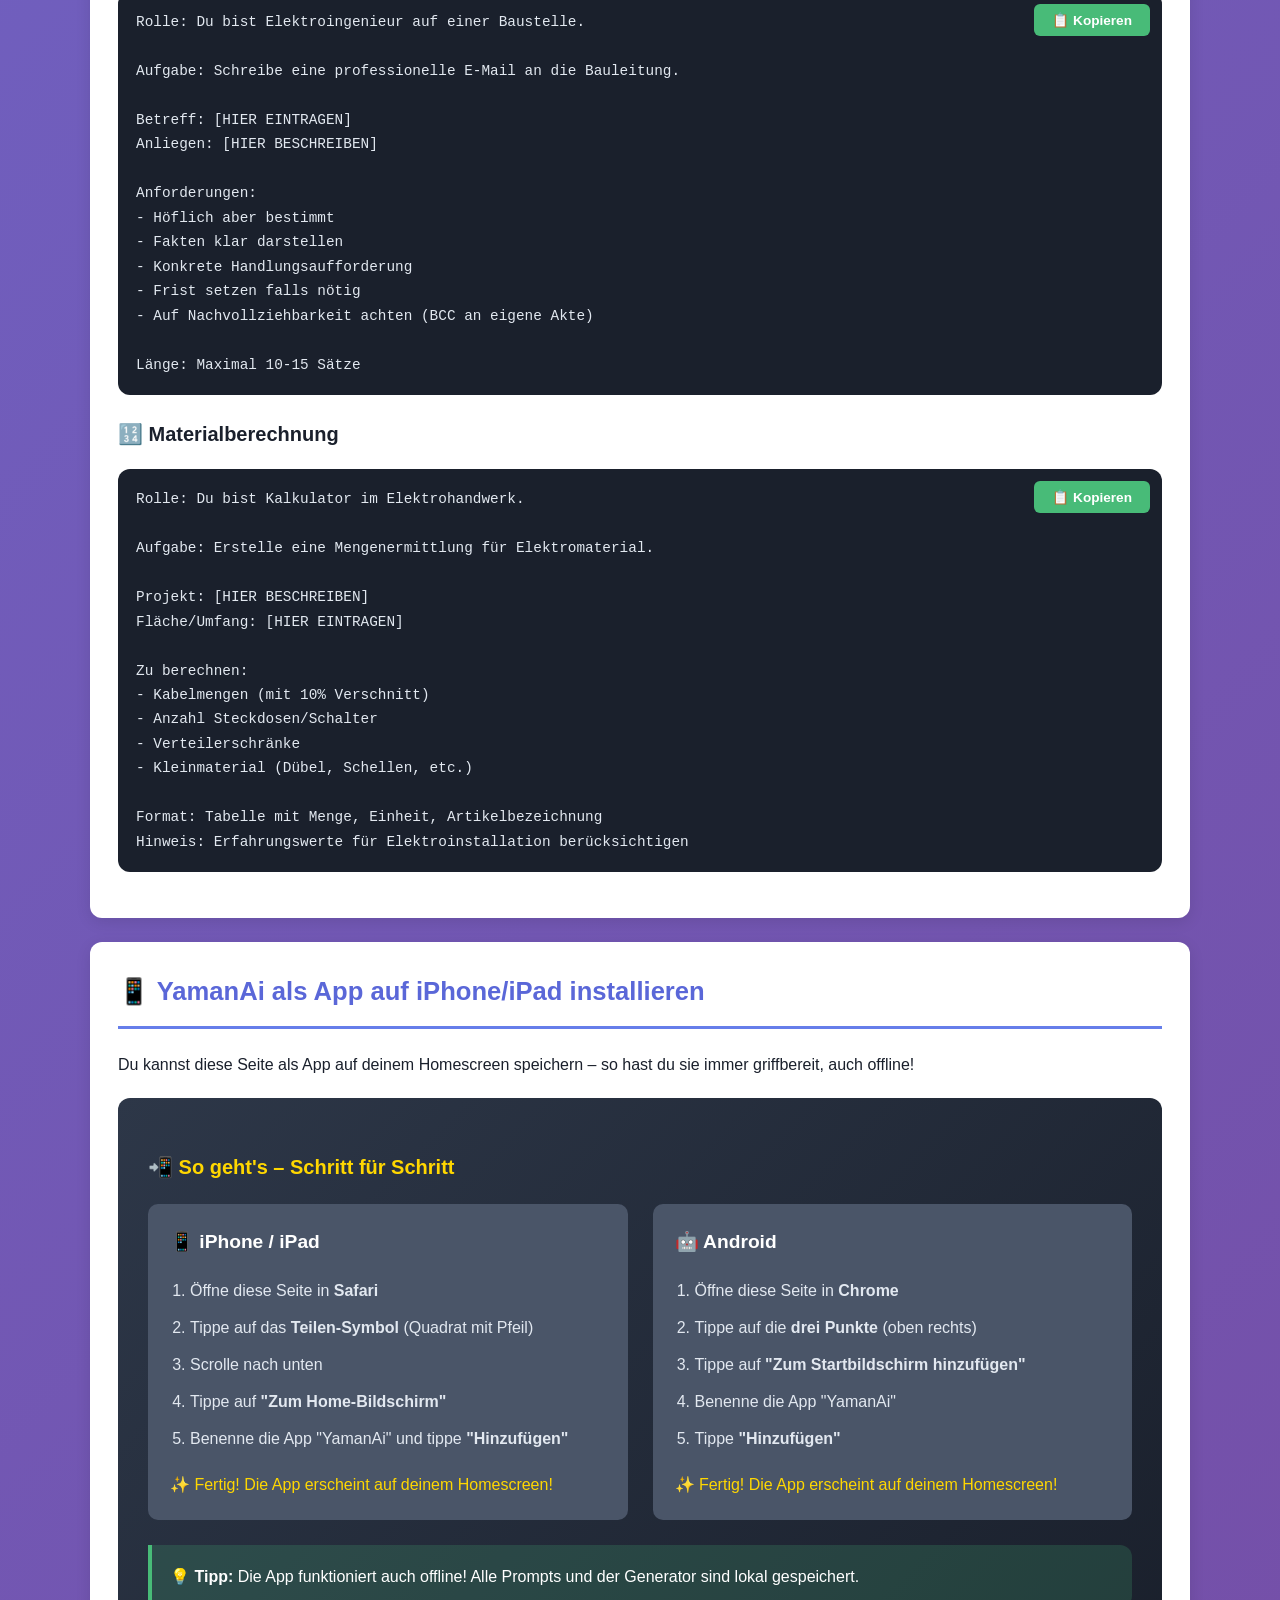
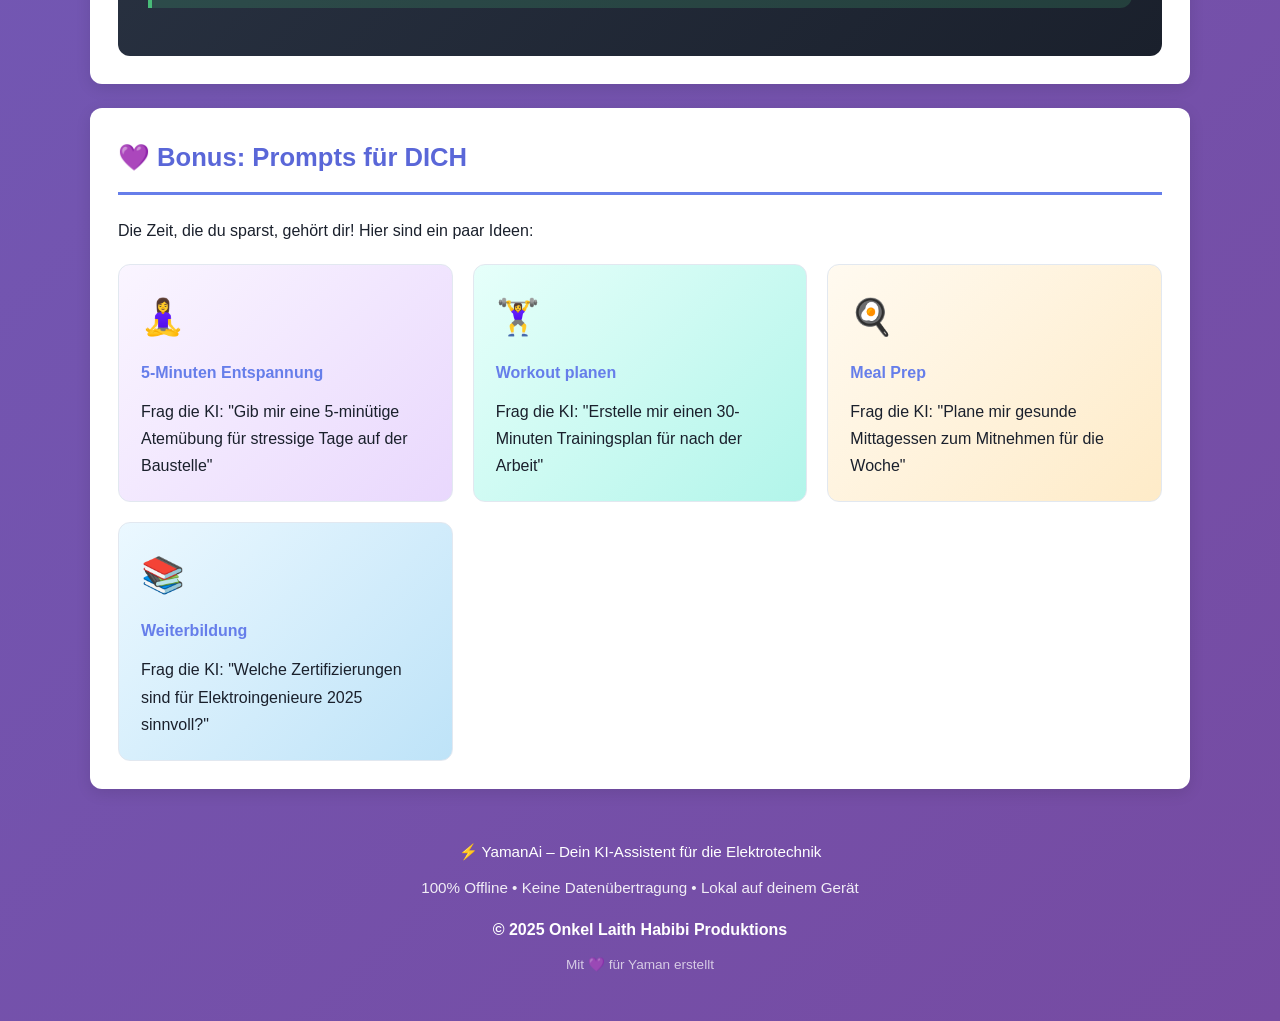
<file: yaman-ai-guide.html>
<!DOCTYPE html>
<html lang="de">
<head>
<meta charset="UTF-8">
<meta name="viewport" content="width=device-width, initial-scale=1.0">
<meta name="apple-mobile-web-app-capable" content="yes">
<meta name="apple-mobile-web-app-status-bar-style" content="black-translucent">
<meta name="apple-mobile-web-app-title" content="YamanAi">
<link rel="apple-touch-icon" href="data:image/svg+xml,<svg xmlns='http://www.w3.org/2000/svg' viewBox='0 0 100 100'><rect fill='%23667eea' width='100' height='100' rx='20'/><text x='50' y='65' font-size='40' text-anchor='middle' fill='white'>⚡</text></svg>">
<title>YamanAi – KI-Assistent für Elektroingenieure (Offline)</title>
<style>
:root {
  --primary: #667eea;
  --primary-dark: #5a67d8;
  --secondary: #48bb78;
  --warning: #ed8936;
  --danger: #f56565;
  --light: #f7fafc;
  --dark: #1a202c;
  --gray: #718096;
  --border: #e2e8f0;
  --radius: 12px;
  --shadow: 0 4px 15px rgba(0,0,0,0.1);
  --electric-yellow: #ffd700;
  --electric-blue: #00d4ff;
}
* { margin: 0; padding: 0; box-sizing: border-box; }
body {
  font-family: -apple-system, BlinkMacSystemFont, "Segoe UI", Roboto, Arial, sans-serif;
  line-height: 1.7;
  color: var(--dark);
  background: linear-gradient(135deg, #667eea 0%, #764ba2 100%);
  min-height: 100vh;
  padding: 20px;
}
.container { max-width: 1100px; margin: 0 auto; }
.card {
  background: white;
  border-radius: var(--radius);
  padding: 28px;
  margin-bottom: 24px;
  box-shadow: var(--shadow);
}
.hero {
  text-align: center;
  padding: 50px 28px;
  background: linear-gradient(135deg, #1a1a2e 0%, #16213e 100%);
  color: white;
  position: relative;
  overflow: hidden;
}
.hero::before {
  content: "⚡";
  position: absolute;
  font-size: 200px;
  opacity: 0.05;
  right: -30px;
  top: -30px;
}
.hero h1 { font-size: 2.5rem; margin-bottom: 12px; }
.hero .subtitle { font-size: 1.2rem; opacity: 0.9; margin-bottom: 25px; }

/* Value Proposition Box */
.value-box {
  background: linear-gradient(135deg, #48bb78 0%, #38a169 100%);
  border-radius: var(--radius);
  padding: 25px;
  margin: 20px 0;
  color: white;
  text-align: left;
}
.value-box h3 { margin-bottom: 15px; font-size: 1.3rem; }
.value-box .time-saved {
  font-size: 2.5rem;
  font-weight: bold;
  color: var(--electric-yellow);
}

/* Prompt Generator */
.prompt-generator {
  background: linear-gradient(135deg, #2d3748 0%, #1a202c 100%);
  border-radius: var(--radius);
  padding: 30px;
  margin: 25px 0;
}
.prompt-generator h3 {
  color: white;
  margin-bottom: 20px;
  font-size: 1.4rem;
}
.prompt-generator label {
  color: #a0aec0;
  display: block;
  margin-bottom: 8px;
  font-weight: 500;
}
.prompt-generator textarea,
.prompt-generator select {
  width: 100%;
  padding: 14px;
  border: 2px solid #4a5568;
  border-radius: 8px;
  background: #2d3748;
  color: white;
  font-size: 1rem;
  margin-bottom: 18px;
  font-family: inherit;
}
.prompt-generator textarea:focus,
.prompt-generator select:focus {
  border-color: var(--primary);
  outline: none;
}
.prompt-generator textarea { min-height: 120px; resize: vertical; }
.generate-btn {
  background: linear-gradient(135deg, var(--primary) 0%, #805ad5 100%);
  color: white;
  border: none;
  padding: 16px 35px;
  border-radius: 8px;
  font-size: 1.1rem;
  font-weight: 600;
  cursor: pointer;
  transition: transform 0.2s, box-shadow 0.2s;
  width: 100%;
}
.generate-btn:hover {
  transform: translateY(-2px);
  box-shadow: 0 8px 25px rgba(102,126,234,0.4);
}

/* Generated Prompt Output */
.prompt-output {
  display: none;
  margin-top: 25px;
}
.prompt-output.visible { display: block; }
.prompt-result-box {
  background: linear-gradient(135deg, #c53030 0%, #9b2c2c 100%);
  border: 3px solid var(--electric-yellow);
  border-radius: var(--radius);
  padding: 25px;
  position: relative;
  box-shadow: 0 0 30px rgba(255,215,0,0.3);
}
.prompt-result-box::before {
  content: "★ ★ ★";
  position: absolute;
  top: -12px;
  left: 50%;
  transform: translateX(-50%);
  background: var(--electric-yellow);
  color: #9b2c2c;
  padding: 4px 20px;
  border-radius: 20px;
  font-weight: bold;
  font-size: 0.9rem;
}
.prompt-result-text {
  color: white;
  font-family: "Consolas", "Monaco", monospace;
  font-size: 0.95rem;
  line-height: 1.6;
  white-space: pre-wrap;
  word-break: break-word;
}
.ai-recommendation {
  background: #2d3748;
  border-radius: 8px;
  padding: 18px;
  margin-top: 20px;
  color: white;
}
.ai-recommendation h4 {
  color: var(--electric-yellow);
  margin-bottom: 12px;
}
.ai-badge {
  display: inline-block;
  padding: 6px 14px;
  border-radius: 20px;
  font-size: 0.85rem;
  font-weight: 600;
  margin: 4px;
}
.ai-badge.recommended {
  background: var(--secondary);
  color: white;
}
.ai-badge.alternative {
  background: #4a5568;
  color: #e2e8f0;
}

/* Sticky Copy Button */
.copy-prompt-btn {
  position: sticky;
  top: 20px;
  background: var(--electric-yellow);
  color: #1a202c;
  border: none;
  padding: 14px 28px;
  border-radius: 8px;
  font-weight: 700;
  cursor: pointer;
  display: flex;
  align-items: center;
  gap: 10px;
  margin: 15px auto;
  font-size: 1rem;
  transition: all 0.2s;
  z-index: 100;
}
.copy-prompt-btn:hover {
  background: #f6e05e;
  transform: scale(1.02);
}
.copy-timestamp {
  font-size: 0.8rem;
  color: #4a5568;
  display: block;
  text-align: center;
  margin-top: 8px;
}

/* Info boxes */
.warning-box {
  background: #fefcbf;
  border-left: 4px solid var(--warning);
  padding: 18px;
  margin: 18px 0;
  border-radius: 0 var(--radius) var(--radius) 0;
}
.info-box {
  background: #ebf8ff;
  border-left: 4px solid var(--primary);
  padding: 18px;
  margin: 18px 0;
  border-radius: 0 var(--radius) var(--radius) 0;
}
.success-box {
  background: #c6f6d5;
  border-left: 4px solid var(--secondary);
  padding: 18px;
  margin: 18px 0;
  border-radius: 0 var(--radius) var(--radius) 0;
}
.danger-box {
  background: #fed7d7;
  border-left: 4px solid var(--danger);
  padding: 18px;
  margin: 18px 0;
  border-radius: 0 var(--radius) var(--radius) 0;
}
.selflove-box {
  background: linear-gradient(135deg, #faf5ff 0%, #e9d8fd 100%);
  border: 2px solid #9f7aea;
  border-radius: var(--radius);
  padding: 25px;
  margin: 20px 0;
  text-align: center;
}
.selflove-box .emoji { font-size: 3rem; margin-bottom: 15px; }
.selflove-box h4 { color: #6b46c1; margin-bottom: 10px; }

h2 {
  color: var(--primary-dark);
  border-bottom: 3px solid var(--primary);
  padding-bottom: 12px;
  margin-bottom: 22px;
  font-size: 1.6rem;
}
h3 { color: var(--dark); margin: 22px 0 12px; font-size: 1.25rem; }

/* Navigation */
.nav {
  position: sticky;
  top: 0;
  background: white;
  padding: 15px;
  border-radius: var(--radius);
  margin-bottom: 20px;
  box-shadow: var(--shadow);
  z-index: 100;
}
.nav-links {
  display: flex;
  flex-wrap: wrap;
  gap: 10px;
  justify-content: center;
}
.nav-links a {
  color: var(--primary);
  text-decoration: none;
  padding: 8px 16px;
  border-radius: 6px;
  font-size: 0.95rem;
  font-weight: 500;
  transition: background 0.2s;
}
.nav-links a:hover { background: var(--light); }

/* Quick Links */
.quick-links {
  display: grid;
  grid-template-columns: repeat(auto-fit, minmax(180px, 1fr));
  gap: 15px;
  margin: 20px 0;
}
.quick-link {
  display: flex;
  flex-direction: column;
  align-items: center;
  padding: 20px 15px;
  background: var(--light);
  border-radius: var(--radius);
  text-decoration: none;
  color: var(--dark);
  transition: all 0.2s;
  border: 2px solid transparent;
}
.quick-link:hover {
  border-color: var(--primary);
  transform: translateY(-3px);
  box-shadow: var(--shadow);
}
.quick-link .icon { font-size: 2rem; margin-bottom: 10px; }
.quick-link span { font-weight: 600; text-align: center; }

/* Grid & Feature Cards */
.grid { display: grid; grid-template-columns: repeat(auto-fit, minmax(280px, 1fr)); gap: 20px; }
.feature-card {
  background: var(--light);
  padding: 22px;
  border-radius: var(--radius);
  border: 1px solid var(--border);
  transition: transform 0.2s;
}
.feature-card:hover { transform: translateY(-3px); }
.feature-card h4 { color: var(--primary); margin-bottom: 12px; }
.icon { font-size: 2.2rem; margin-bottom: 12px; }

/* Comparison Table */
.comparison {
  display: grid;
  grid-template-columns: 1fr 1fr;
  gap: 20px;
  margin: 25px 0;
}
.comparison-col {
  padding: 22px;
  border-radius: var(--radius);
}
.comparison-col.without {
  background: #fed7d7;
  border: 2px solid var(--danger);
}
.comparison-col.with {
  background: #c6f6d5;
  border: 2px solid var(--secondary);
}
.comparison-col h4 {
  margin-bottom: 15px;
  display: flex;
  align-items: center;
  gap: 10px;
}

/* Steps */
.steps { counter-reset: step; }
.step {
  position: relative;
  padding-left: 55px;
  margin-bottom: 22px;
}
.step::before {
  counter-increment: step;
  content: counter(step);
  position: absolute;
  left: 0;
  top: 0;
  width: 40px;
  height: 40px;
  background: var(--primary);
  color: white;
  border-radius: 50%;
  display: flex;
  align-items: center;
  justify-content: center;
  font-weight: bold;
  font-size: 1.1rem;
}

/* Copy boxes */
.copy-box {
  background: #1a202c;
  color: #e2e8f0;
  padding: 18px;
  border-radius: var(--radius);
  margin: 18px 0;
  position: relative;
  font-family: "Consolas", "Monaco", monospace;
  font-size: 0.9rem;
  white-space: pre-wrap;
  word-break: break-word;
}
.copy-btn {
  position: absolute;
  top: 12px;
  right: 12px;
  padding: 8px 18px;
  background: var(--secondary);
  color: white;
  border: none;
  border-radius: 6px;
  cursor: pointer;
  font-size: 0.85rem;
  font-weight: 600;
  transition: background 0.2s;
}
.copy-btn:hover { background: #38a169; }
.copy-btn.copied { background: var(--primary); }

ul, ol { margin-left: 25px; margin-bottom: 18px; }
li { margin-bottom: 10px; }
.checklist { list-style: none; margin-left: 0; }
.checklist li { padding: 10px 0; border-bottom: 1px solid var(--border); }
.checklist li::before { content: "☐ "; color: var(--gray); }

table { width: 100%; border-collapse: collapse; margin: 18px 0; }
th, td { padding: 14px; text-align: left; border: 1px solid var(--border); }
th { background: var(--light); font-weight: 600; }

/* PWA Install Section */
.pwa-install {
  background: linear-gradient(135deg, #2d3748 0%, #1a202c 100%);
  border-radius: var(--radius);
  padding: 30px;
  color: white;
}
.pwa-install h3 { color: var(--electric-yellow); margin-bottom: 20px; }
.device-steps {
  display: grid;
  grid-template-columns: repeat(auto-fit, minmax(250px, 1fr));
  gap: 25px;
}
.device-card {
  background: #4a5568;
  border-radius: 10px;
  padding: 22px;
}
.device-card h4 {
  display: flex;
  align-items: center;
  gap: 12px;
  margin-bottom: 18px;
  font-size: 1.2rem;
}
.device-card ol { margin-left: 20px; }
.device-card li { margin-bottom: 10px; color: #e2e8f0; }

footer {
  text-align: center;
  padding: 25px;
  color: white;
  font-size: 0.95rem;
  margin-top: 25px;
}
footer a { color: #a0d2ff; }

@media (max-width: 768px) {
  .comparison { grid-template-columns: 1fr; }
  .hero h1 { font-size: 1.8rem; }
  .value-box .time-saved { font-size: 2rem; }
}
</style>
</head>
<body>
<div class="container">

<!-- HERO -->
<div class="card hero">
  <h1>⚡ YamanAi – Dein KI-Assistent</h1>
  <p class="subtitle">Für Elektroingenieur*innen auf der Baustelle & im Büro</p>
  <p style="opacity:0.85; margin-bottom:20px;">Weniger Papierkram. Mehr Zeit für dich. 💜</p>
  
  <div class="value-box" style="max-width:600px; margin:20px auto;">
    <h3>🎯 Was du gewinnst:</h3>
    <p style="margin-bottom:15px;">Die Zeit, die du für repetitive Dokumentation, QM-Berichte und Protokolle brauchst...</p>
    <div class="time-saved">⏱️ 2-4 Stunden/Woche</div>
    <p style="margin-top:15px; font-size:1.1rem;">...kannst du für <strong>DICH</strong> nutzen! 🧘‍♀️ Sport, Entspannung, Hobbys...</p>
  </div>
</div>

<!-- NAVIGATION -->
<nav class="nav">
  <div class="nav-links">
    <a href="#generator">🎯 Prompt Generator</a>
    <a href="#why-ai">🤔 Warum KI?</a>
    <a href="#comparison">⚖️ Vergleich</a>
    <a href="#prompts">📝 Fertige Prompts</a>
    <a href="#install">📱 App installieren</a>
    <a href="#links">🔗 Quick Links</a>
  </div>
</nav>

<!-- SELF-LOVE MESSAGE -->
<section class="card">
  <div class="selflove-box">
    <div class="emoji">💜✨🧘‍♀️</div>
    <h4>Liebe Yaman,</h4>
    <p style="font-size:1.1rem; max-width:700px; margin:0 auto;">
      Die gleichen Berichte immer wieder schreiben? Checklisten ausfüllen, die sich kaum ändern? 
      <strong>Das ist keine Arbeit, die deine Expertise braucht</strong> – das ist Zeitverschwendung. 
      <br><br>
      Stell dir vor: Du gehst um 16:00 Uhr nach Hause statt um 18:00. Du hast Energie für dein Training. 
      Du musst am Wochenende nicht "noch schnell" was fertig machen.
      <br><br>
      <strong>KI nimmt dir die langweiligen Teile ab – damit DU mehr Zeit für DICH hast.</strong>
    </p>
  </div>
</section>

<!-- AI PROMPT GENERATOR -->
<section class="card" id="generator">
  <h2>🎯 Dein Prompt Generator – Probier's aus!</h2>
  
  <p style="margin-bottom:20px;">Beschreibe einfach, was du brauchst. Der Generator erstellt dir den perfekten Prompt für die KI.</p>
  
  <div class="prompt-generator">
    <h3>📝 Was brauchst du?</h3>
    
    <label for="task-input">Beschreibe deine Aufgabe in deinen eigenen Worten:</label>
    <textarea id="task-input" placeholder="z.B.: Ich muss ein Prüfprotokoll für die Elektroinstallation im 2. OG erstellen. Es geht um Steckdosen, Lichtschalter und den Verteilerkasten..."></textarea>
    
    <label for="task-type">Art der Aufgabe:</label>
    <select id="task-type">
      <option value="">-- Bitte wählen --</option>
      <option value="protokoll">📋 Prüf- / Abnahmeprotokoll</option>
      <option value="checkliste">✅ Checkliste erstellen</option>
      <option value="qm">📊 QM-Dokumentation</option>
      <option value="bericht">📝 Baubericht / Tagesbericht</option>
      <option value="mangel">⚠️ Mängelaufnahme / -beschreibung</option>
      <option value="kalkulation">🔢 Mengen- / Materialberechnung</option>
      <option value="email">✉️ E-Mail / Korrespondenz</option>
      <option value="recherche">🔍 Norm / Vorschrift recherchieren</option>
      <option value="sonstiges">💡 Sonstiges</option>
    </select>
    
    <button class="generate-btn" onclick="generatePrompt()">✨ Prompt generieren</button>
    
    <div class="prompt-output" id="prompt-output">
      <button class="copy-prompt-btn" onclick="copyGeneratedPrompt()">
        📋 Prompt kopieren
      </button>
      <span class="copy-timestamp" id="copy-timestamp"></span>
      
      <div class="prompt-result-box">
        <div class="prompt-result-text" id="generated-prompt"></div>
      </div>
      
      <div class="ai-recommendation">
        <h4>🤖 Empfohlene KI für diese Aufgabe:</h4>
        <div id="ai-recommendations"></div>
        <p style="margin-top:15px; color:#a0aec0; font-size:0.9rem;">
          Kopiere den Prompt oben und füge ihn bei der empfohlenen KI ein.
        </p>
      </div>
    </div>
  </div>
</section>

<!-- WHY AI SECTION -->
<section class="card" id="why-ai">
  <h2>🤔 "Aber KI ist doch unnötig..." – Oder?</h2>
  
  <div class="info-box">
    <h4 style="margin-bottom:15px;">🧠 Wichtig zu verstehen: KI ist KEIN Mensch!</h4>
    <p>KI ist eine <strong>Reihe von Arbeitsanweisungen</strong>, die Text verarbeitet. Stell dir vor:</p>
    <p style="margin:15px 0; padding:15px; background:white; border-radius:8px;">
      <strong>Das Wald-Experiment:</strong> Wenn ich sage "Stell dir einen Wald vor" und wir beide das malen – 
      wir werden <em>komplett unterschiedliche</em> Bilder malen! Du siehst vielleicht einen deutschen Mischwald, 
      ich einen tropischen Regenwald. <strong>Genauso "denkt" auch jeder Mensch anders.</strong>
    </p>
    <p>KI hat <strong>keine eigenen Vorstellungen</strong>. Sie folgt nur deinen Anweisungen – je genauer du beschreibst, 
    desto besser das Ergebnis. Deshalb sind <strong>gute Prompts so wichtig!</strong></p>
  </div>
  
  <h3>🎯 Warum verschiedene KIs für verschiedene Aufgaben?</h3>
  <p style="margin-bottom:20px;">Wie Werkzeuge im Werkzeugkasten – jedes hat seine Stärke:</p>
  
  <div class="grid">
    <div class="feature-card">
      <div class="icon">🔧</div>
      <h4>GitHub Copilot</h4>
      <p><strong>Beste für:</strong> Technische Berechnungen, Tabellen, strukturierte Dokumente</p>
      <p style="font-size:0.9rem; color:var(--gray);">Speziell für Ingenieursaufgaben trainiert</p>
    </div>
    <div class="feature-card">
      <div class="icon">💬</div>
      <h4>ChatGPT (GPT-4)</h4>
      <p><strong>Beste für:</strong> E-Mails, Berichte, kreative Texte, Erklärungen</p>
      <p style="font-size:0.9rem; color:var(--gray);">Sehr gut für natürliche Sprache</p>
    </div>
    <div class="feature-card">
      <div class="icon">🔍</div>
      <h4>Google Gemini</h4>
      <p><strong>Beste für:</strong> Recherche, aktuelle Normen, Fakten prüfen</p>
      <p style="font-size:0.9rem; color:var(--gray);">Hat Zugriff auf aktuelle Informationen</p>
    </div>
    <div class="feature-card">
      <div class="icon">⚡</div>
      <h4>Claude</h4>
      <p><strong>Beste für:</strong> Lange Dokumente, detaillierte Analysen, Checklisten</p>
      <p style="font-size:0.9rem; color:var(--gray);">Sehr gut bei komplexen Aufgaben</p>
    </div>
  </div>
</section>

<!-- COMPARISON SECTION -->
<section class="card" id="comparison">
  <h2>⚖️ Der Unterschied: Mit vs. Ohne Prompt</h2>
  
  <p style="margin-bottom:20px;">Schau dir an, was passiert, wenn du einfach nur fragst vs. wenn du einen strukturierten Prompt nutzt:</p>
  
  <div class="comparison">
    <div class="comparison-col without">
      <h4>❌ Ohne strukturierten Prompt</h4>
      <p><strong>Du schreibst:</strong></p>
      <p style="font-style:italic; margin:10px 0; padding:12px; background:rgba(0,0,0,0.1); border-radius:6px;">
        "Schreib mir ein Prüfprotokoll für Elektro"
      </p>
      <p><strong>Ergebnis:</strong></p>
      <ul style="margin-top:10px;">
        <li>Vage, allgemeine Vorlage</li>
        <li>Falsche Normen zitiert</li>
        <li>Fehlende wichtige Punkte</li>
        <li>Muss komplett überarbeitet werden</li>
        <li><strong>⏱️ Zeit: 45+ Minuten Nacharbeit</strong></li>
      </ul>
    </div>
    
    <div class="comparison-col with">
      <h4>✅ Mit strukturiertem Prompt</h4>
      <p><strong>Du nutzt den Generator:</strong></p>
      <p style="font-style:italic; margin:10px 0; padding:12px; background:rgba(0,0,0,0.1); border-radius:6px;">
        Detaillierter Prompt mit Kontext, Normen, Format...
      </p>
      <p><strong>Ergebnis:</strong></p>
      <ul style="margin-top:10px;">
        <li>Sofort verwendbar</li>
        <li>Korrekte DIN/VDE-Referenzen</li>
        <li>Alle Pflichtfelder enthalten</li>
        <li>Nur kleine Anpassungen nötig</li>
        <li><strong>⏱️ Zeit: 5-10 Minuten</strong></li>
      </ul>
    </div>
  </div>
  
  <div class="success-box" style="text-align:center;">
    <strong>💡 Das sind 35-40 Minuten gespart – pro Dokument!</strong><br>
    Bei 3 Dokumenten pro Woche = <strong>2+ Stunden mehr Zeit für DICH</strong>
  </div>
</section>

<!-- QUICK LINKS -->
<section class="card" id="links">
  <h2>🔗 Quick Links – Direkt loslegen</h2>
  
  <div class="info-box">
    <strong>💡 Repositories = Ordner für deine Projekte</strong><br>
    Denk an GitHub wie OneDrive/Google Drive – Repositories sind einfach Ordner, 
    um deine Sachen sauber getrennt zu halten. Ein Repo pro Baustelle/Projekt!
  </div>
  
  <div class="quick-links">
    <a href="https://github.com/features/copilot" target="_blank" class="quick-link">
      <span class="icon">🚀</span>
      <span>Copilot Pro Abo</span>
    </a>
    <a href="https://github.com/settings/billing" target="_blank" class="quick-link">
      <span class="icon">❌</span>
      <span>Abo kündigen</span>
    </a>
    <a href="https://copilot.github.com" target="_blank" class="quick-link">
      <span class="icon">💬</span>
      <span>Copilot Chat</span>
    </a>
    <a href="https://github.com/codespaces" target="_blank" class="quick-link">
      <span class="icon">🤖</span>
      <span>Task Agent</span>
    </a>
    <a href="https://github.com/new" target="_blank" class="quick-link">
      <span class="icon">📁</span>
      <span>Neues Repository</span>
    </a>
    <a href="https://chat.openai.com" target="_blank" class="quick-link">
      <span class="icon">🧠</span>
      <span>ChatGPT</span>
    </a>
    <a href="https://gemini.google.com" target="_blank" class="quick-link">
      <span class="icon">🔍</span>
      <span>Google Gemini</span>
    </a>
    <a href="https://claude.ai" target="_blank" class="quick-link">
      <span class="icon">📚</span>
      <span>Claude</span>
    </a>
  </div>
</section>

<!-- READY PROMPTS -->
<section class="card" id="prompts">
  <h2>📝 Fertige Prompts für Elektroingenieure</h2>
  
  <h3>📋 Prüfprotokoll Elektroinstallation</h3>
  <div class="copy-box" id="prompt-1">Rolle: Du bist ein erfahrener Elektroingenieur und QM-Experte.

Aufgabe: Erstelle ein vollständiges Prüfprotokoll für die Elektroinstallation.

Kontext:
- Gebäudetyp: [HIER EINTRAGEN]
- Bereich: [HIER EINTRAGEN]
- Zu prüfen: Steckdosen, Schalter, Verteiler, Leitungsführung

Anforderungen:
- Struktur nach DIN VDE 0100-600
- Sichtprüfung und Messungen trennen
- Felder für: Prüfer, Datum, Ergebnis, Bemerkungen
- Platz für Unterschriften

Format: Übersichtliche Tabelle, zum Ausdrucken geeignet
<button class="copy-btn" onclick="copyText('prompt-1')">📋 Kopieren</button></div>

  <h3>✅ Baustellen-Checkliste</h3>
  <div class="copy-box" id="prompt-2">Rolle: Du bist Bauleiter für Elektrogewerke.

Aufgabe: Erstelle eine tägliche Checkliste für die Baustellenbegehung.

Punkte die enthalten sein müssen:
- Sicherheit (PSA, Absperrungen, Erste-Hilfe)
- Material (Lieferungen, Lagerung, Schwund)
- Personal (Anwesenheit, Qualifikation)
- Arbeitsfortschritt (Soll/Ist-Vergleich)
- Qualität (Stichproben, Mängel)
- Koordination (andere Gewerke, Termine)

Format: Zum Abhaken geeignet, mit Platz für Notizen
<button class="copy-btn" onclick="copyText('prompt-2')">📋 Kopieren</button></div>

  <h3>📊 QM-Dokumentation</h3>
  <div class="copy-box" id="prompt-3">Rolle: Du bist QM-Beauftragter im Elektrohandwerk.

Aufgabe: Erstelle eine Vorlage für die Qualitätsdokumentation.

Anforderungen:
- Dokumentation nach ISO 9001 Anforderungen
- Nachvollziehbarkeit aller Arbeitsschritte
- Felder für: Auftragsnummer, Kunde, Datum
- Abweichungsmanagement (Fehler/Mängel dokumentieren)
- Korrekturmaßnahmen mit Wiedervorlage

Ziel: Revisionssichere Dokumentation für Audits
<button class="copy-btn" onclick="copyText('prompt-3')">📋 Kopieren</button></div>

  <h3>⚠️ Mängelbeschreibung</h3>
  <div class="copy-box" id="prompt-4">Rolle: Du bist Sachverständiger für Elektrotechnik.

Aufgabe: Formuliere eine professionelle Mängelbeschreibung.

Mangel: [HIER BESCHREIBEN]
Ort: [HIER EINTRAGEN]

Die Beschreibung muss enthalten:
1. Sachliche Feststellung des Mangels
2. Bezug zur verletzten Norm/Vorschrift
3. Risikobewertung (Sicherheit, Funktion)
4. Empfohlene Behebungsmaßnahme
5. Fristsetzung

Stil: Sachlich, präzise, für Bauakte geeignet
<button class="copy-btn" onclick="copyText('prompt-4')">📋 Kopieren</button></div>

  <h3>✉️ E-Mail an Bauleitung</h3>
  <div class="copy-box" id="prompt-5">Rolle: Du bist Elektroingenieur auf einer Baustelle.

Aufgabe: Schreibe eine professionelle E-Mail an die Bauleitung.

Betreff: [HIER EINTRAGEN]
Anliegen: [HIER BESCHREIBEN]

Anforderungen:
- Höflich aber bestimmt
- Fakten klar darstellen
- Konkrete Handlungsaufforderung
- Frist setzen falls nötig
- Auf Nachvollziehbarkeit achten (BCC an eigene Akte)

Länge: Maximal 10-15 Sätze
<button class="copy-btn" onclick="copyText('prompt-5')">📋 Kopieren</button></div>

  <h3>🔢 Materialberechnung</h3>
  <div class="copy-box" id="prompt-6">Rolle: Du bist Kalkulator im Elektrohandwerk.

Aufgabe: Erstelle eine Mengenermittlung für Elektromaterial.

Projekt: [HIER BESCHREIBEN]
Fläche/Umfang: [HIER EINTRAGEN]

Zu berechnen:
- Kabelmengen (mit 10% Verschnitt)
- Anzahl Steckdosen/Schalter
- Verteilerschränke
- Kleinmaterial (Dübel, Schellen, etc.)

Format: Tabelle mit Menge, Einheit, Artikelbezeichnung
Hinweis: Erfahrungswerte für Elektroinstallation berücksichtigen
<button class="copy-btn" onclick="copyText('prompt-6')">📋 Kopieren</button></div>
</section>

<!-- PWA INSTALLATION -->
<section class="card" id="install">
  <h2>📱 YamanAi als App auf iPhone/iPad installieren</h2>
  
  <p style="margin-bottom:20px;">Du kannst diese Seite als App auf deinem Homescreen speichern – so hast du sie immer griffbereit, auch offline!</p>
  
  <div class="pwa-install">
    <h3>📲 So geht's – Schritt für Schritt</h3>
    
    <div class="device-steps">
      <div class="device-card">
        <h4>📱 iPhone / iPad</h4>
        <ol>
          <li>Öffne diese Seite in <strong>Safari</strong></li>
          <li>Tippe auf das <strong>Teilen-Symbol</strong> (Quadrat mit Pfeil)</li>
          <li>Scrolle nach unten</li>
          <li>Tippe auf <strong>"Zum Home-Bildschirm"</strong></li>
          <li>Benenne die App "YamanAi" und tippe <strong>"Hinzufügen"</strong></li>
        </ol>
        <p style="margin-top:15px; color:var(--electric-yellow);">✨ Fertig! Die App erscheint auf deinem Homescreen!</p>
      </div>
      
      <div class="device-card">
        <h4>🤖 Android</h4>
        <ol>
          <li>Öffne diese Seite in <strong>Chrome</strong></li>
          <li>Tippe auf die <strong>drei Punkte</strong> (oben rechts)</li>
          <li>Tippe auf <strong>"Zum Startbildschirm hinzufügen"</strong></li>
          <li>Benenne die App "YamanAi"</li>
          <li>Tippe <strong>"Hinzufügen"</strong></li>
        </ol>
        <p style="margin-top:15px; color:var(--electric-yellow);">✨ Fertig! Die App erscheint auf deinem Homescreen!</p>
      </div>
    </div>
    
    <div class="success-box" style="margin-top:25px; background:rgba(72,187,120,0.2); border-color:var(--secondary);">
      <strong>💡 Tipp:</strong> Die App funktioniert auch offline! 
      Alle Prompts und der Generator sind lokal gespeichert.
    </div>
  </div>
</section>

<!-- SELF-CARE PROMPTS -->
<section class="card">
  <h2>💜 Bonus: Prompts für DICH</h2>
  
  <p style="margin-bottom:20px;">Die Zeit, die du sparst, gehört dir! Hier sind ein paar Ideen:</p>
  
  <div class="grid">
    <div class="feature-card" style="background:linear-gradient(135deg, #faf5ff 0%, #e9d8fd 100%);">
      <div class="icon">🧘‍♀️</div>
      <h4>5-Minuten Entspannung</h4>
      <p>Frag die KI: "Gib mir eine 5-minütige Atemübung für stressige Tage auf der Baustelle"</p>
    </div>
    <div class="feature-card" style="background:linear-gradient(135deg, #e6fffa 0%, #b2f5ea 100%);">
      <div class="icon">🏋️‍♀️</div>
      <h4>Workout planen</h4>
      <p>Frag die KI: "Erstelle mir einen 30-Minuten Trainingsplan für nach der Arbeit"</p>
    </div>
    <div class="feature-card" style="background:linear-gradient(135deg, #fffaf0 0%, #feebc8 100%);">
      <div class="icon">🍳</div>
      <h4>Meal Prep</h4>
      <p>Frag die KI: "Plane mir gesunde Mittagessen zum Mitnehmen für die Woche"</p>
    </div>
    <div class="feature-card" style="background:linear-gradient(135deg, #ebf8ff 0%, #bee3f8 100%);">
      <div class="icon">📚</div>
      <h4>Weiterbildung</h4>
      <p>Frag die KI: "Welche Zertifizierungen sind für Elektroingenieure 2025 sinnvoll?"</p>
    </div>
  </div>
</section>

<!-- FOOTER -->
<footer>
  <p>⚡ YamanAi – Dein KI-Assistent für die Elektrotechnik</p>
  <p style="margin-top:10px; opacity:0.9;">100% Offline • Keine Datenübertragung • Lokal auf deinem Gerät</p>
  <p style="margin-top:15px; font-size:1rem;">
    <strong>© 2025 Onkel Laith Habibi Produktions</strong>
  </p>
  <p style="margin-top:10px; opacity:0.7; font-size:0.85rem;">
    Mit 💜 für Yaman erstellt
  </p>
</footer>

</div>

<script>
function generatePrompt() {
  var taskInput = document.getElementById('task-input').value.trim();
  var taskType = document.getElementById('task-type').value;
  
  if (!taskInput) {
    alert('Bitte beschreibe deine Aufgabe!');
    return;
  }
  
  if (!taskType) {
    alert('Bitte wähle die Art der Aufgabe!');
    return;
  }
  
  var taskLabels = {
    'protokoll': 'Prüf- / Abnahmeprotokoll',
    'checkliste': 'Checkliste',
    'qm': 'QM-Dokumentation',
    'bericht': 'Baubericht / Tagesbericht',
    'mangel': 'Mängelaufnahme',
    'kalkulation': 'Mengen- / Materialberechnung',
    'email': 'E-Mail / Korrespondenz',
    'recherche': 'Norm / Vorschrift recherchieren',
    'sonstiges': 'Allgemeine Aufgabe'
  };
  
  var aiRecommendations = {
    'protokoll': { primary: 'GitHub Copilot', secondary: ['Claude', 'ChatGPT'] },
    'checkliste': { primary: 'Claude', secondary: ['ChatGPT', 'GitHub Copilot'] },
    'qm': { primary: 'Claude', secondary: ['ChatGPT', 'GitHub Copilot'] },
    'bericht': { primary: 'ChatGPT', secondary: ['Claude', 'Gemini'] },
    'mangel': { primary: 'ChatGPT', secondary: ['Claude', 'GitHub Copilot'] },
    'kalkulation': { primary: 'GitHub Copilot', secondary: ['ChatGPT', 'Claude'] },
    'email': { primary: 'ChatGPT', secondary: ['Claude', 'Gemini'] },
    'recherche': { primary: 'Google Gemini', secondary: ['ChatGPT', 'Claude'] },
    'sonstiges': { primary: 'ChatGPT', secondary: ['Claude', 'Gemini'] }
  };
  
  var prompt = 'Rolle: Du bist ein erfahrener Elektroingenieur mit Expertise in QM, Normen (DIN VDE) und Baudokumentation.\n\n';
  prompt += 'Aufgabe: ' + taskLabels[taskType] + '\n\n';
  prompt += 'Kontext & Anforderungen:\n';
  prompt += taskInput + '\n\n';
  prompt += 'Qualitätskriterien:\n';
  prompt += '- Evidenzbasiert: Beziehe dich auf relevante DIN/VDE-Normen\n';
  prompt += '- Praxisorientiert: Das Ergebnis muss direkt verwendbar sein\n';
  prompt += '- Vollständig: Alle notwendigen Felder/Punkte enthalten\n';
  prompt += '- Klar strukturiert: Übersichtlich und gut lesbar\n\n';
  
  if (taskType === 'protokoll' || taskType === 'checkliste' || taskType === 'qm') {
    prompt += 'Format: Tabelle oder strukturierte Liste, zum Ausdrucken geeignet\n';
  } else if (taskType === 'email') {
    prompt += 'Format: Professionelle E-Mail, maximal 15 Sätze\n';
  } else if (taskType === 'recherche') {
    prompt += 'Format: Strukturierte Zusammenfassung mit Quellenangaben\n';
  }
  
  prompt += '\nHinweis: Falls Informationen fehlen, frage gezielt nach statt Annahmen zu treffen.';
  
  document.getElementById('generated-prompt').textContent = prompt;
  
  var rec = aiRecommendations[taskType];
  var recHtml = '<span class="ai-badge recommended">✓ ' + rec.primary + ' (empfohlen)</span>';
  for (var i = 0; i < rec.secondary.length; i++) {
    recHtml += '<span class="ai-badge alternative">' + rec.secondary[i] + '</span>';
  }
  document.getElementById('ai-recommendations').innerHTML = recHtml;
  
  document.getElementById('prompt-output').classList.add('visible');
  
  var now = new Date();
  var timestamp = now.toLocaleDateString('de-DE') + ' ' + now.toLocaleTimeString('de-DE');
  document.getElementById('copy-timestamp').textContent = 'Erstellt: ' + timestamp;
  
  document.getElementById('prompt-output').scrollIntoView({ behavior: 'smooth', block: 'start' });
}

function copyGeneratedPrompt() {
  var text = document.getElementById('generated-prompt').textContent;
  var btn = document.querySelector('.copy-prompt-btn');
  
  if (navigator.clipboard && navigator.clipboard.writeText) {
    navigator.clipboard.writeText(text).then(function() {
      showCopiedBtn(btn);
    }).catch(function() {
      fallbackCopyPrompt(text, btn);
    });
  } else {
    fallbackCopyPrompt(text, btn);
  }
}

function fallbackCopyPrompt(text, btn) {
  var textarea = document.createElement('textarea');
  textarea.value = text;
  textarea.style.position = 'fixed';
  textarea.style.opacity = '0';
  document.body.appendChild(textarea);
  textarea.select();
  try {
    document.execCommand('copy');
    showCopiedBtn(btn);
  } catch (err) {
    console.error('Copy failed:', err);
  }
  document.body.removeChild(textarea);
}

function showCopiedBtn(btn) {
  var original = btn.innerHTML;
  btn.innerHTML = '✓ Kopiert!';
  btn.style.background = '#48bb78';
  var now = new Date();
  var timestamp = now.toLocaleDateString('de-DE') + ' ' + now.toLocaleTimeString('de-DE');
  document.getElementById('copy-timestamp').textContent = 'Kopiert: ' + timestamp;
  setTimeout(function() {
    btn.innerHTML = original;
    btn.style.background = '';
  }, 2000);
}

function copyText(elementId) {
  var element = document.getElementById(elementId);
  var text = element.innerText || element.textContent;
  text = text.replace(/📋 Kopieren/g, '').trim();
  
  if (navigator.clipboard && navigator.clipboard.writeText) {
    navigator.clipboard.writeText(text).then(function() {
      showCopied(elementId);
    }).catch(function() {
      fallbackCopy(text, elementId);
    });
  } else {
    fallbackCopy(text, elementId);
  }
}

function fallbackCopy(text, elementId) {
  var textarea = document.createElement('textarea');
  textarea.value = text;
  textarea.style.position = 'fixed';
  textarea.style.opacity = '0';
  document.body.appendChild(textarea);
  textarea.select();
  try {
    document.execCommand('copy');
    showCopied(elementId);
  } catch (err) {
    console.error('Copy failed:', err);
  }
  document.body.removeChild(textarea);
}

function showCopied(elementId) {
  var btn = document.querySelector('#' + elementId + ' .copy-btn');
  if (btn) {
    var originalText = btn.textContent;
    btn.textContent = '✓ Kopiert!';
    btn.classList.add('copied');
    setTimeout(function() {
      btn.textContent = originalText;
      btn.classList.remove('copied');
    }, 2000);
  }
}
</script>
</body>
</html>
</file>
<file: styles.css>
/* ===================================
   Global Styles & CSS Reset
   =================================== */

* {
    margin: 0;
    padding: 0;
    box-sizing: border-box;
}

:root {
    /* Color Palette */
    --primary-color: #0066CC;
    --primary-dark: #004C99;
    --primary-light: #E8F4F8;
    --secondary-color: #00B8A9;
    --accent-color: #F8B400;
    --text-primary: #1A1A1A;
    --text-secondary: #666666;
    --text-light: #999999;
    --background-white: #FFFFFF;
    --background-light: #F8F9FA;
    --border-color: #E0E0E0;
    --success-color: #28A745;
    --error-color: #DC3545;
    
    /* Typography */
    --font-family: 'Inter', -apple-system, BlinkMacSystemFont, 'Segoe UI', Roboto, Oxygen, Ubuntu, Cantarell, sans-serif;
    --font-size-base: 16px;
    --line-height-base: 1.6;
    
    /* Spacing */
    --spacing-xs: 0.5rem;
    --spacing-sm: 1rem;
    --spacing-md: 2rem;
    --spacing-lg: 4rem;
    --spacing-xl: 6rem;
    
    /* Border Radius */
    --radius-sm: 4px;
    --radius-md: 8px;
    --radius-lg: 12px;
    --radius-xl: 24px;
    
    /* Shadows */
    --shadow-sm: 0 2px 4px rgba(0, 0, 0, 0.1);
    --shadow-md: 0 4px 6px rgba(0, 0, 0, 0.1);
    --shadow-lg: 0 10px 25px rgba(0, 0, 0, 0.1);
    --shadow-xl: 0 20px 40px rgba(0, 0, 0, 0.15);
    
    /* Transitions */
    --transition-fast: 0.2s ease;
    --transition-base: 0.3s ease;
    --transition-slow: 0.5s ease;
}

html {
    scroll-behavior: smooth;
    font-size: var(--font-size-base);
}

body {
    font-family: var(--font-family);
    line-height: var(--line-height-base);
    color: var(--text-primary);
    background-color: var(--background-white);
    overflow-x: hidden;
}

/* ===================================
   Typography
   =================================== */

h1, h2, h3, h4, h5, h6 {
    font-weight: 700;
    line-height: 1.2;
    margin-bottom: var(--spacing-sm);
}

h1 { font-size: 3rem; }
h2 { font-size: 2.5rem; }
h3 { font-size: 2rem; }
h4 { font-size: 1.5rem; }
h5 { font-size: 1.25rem; }
h6 { font-size: 1rem; }

p {
    margin-bottom: var(--spacing-sm);
}

a {
    color: var(--primary-color);
    text-decoration: none;
    transition: color var(--transition-fast);
}

a:hover {
    color: var(--primary-dark);
}

/* ===================================
   Layout Components
   =================================== */

.container {
    max-width: 1200px;
    margin: 0 auto;
    padding: 0 var(--spacing-md);
}

.section-header {
    text-align: center;
    margin-bottom: var(--spacing-lg);
    max-width: 800px;
    margin-left: auto;
    margin-right: auto;
}

.section-title {
    color: var(--text-primary);
    margin-bottom: var(--spacing-sm);
}

.section-subtitle {
    font-size: 1.125rem;
    color: var(--text-secondary);
    max-width: 700px;
    margin: 0 auto;
}

/* ===================================
   Navigation
   =================================== */

.navbar {
    position: fixed;
    top: 0;
    left: 0;
    right: 0;
    background-color: var(--background-white);
    box-shadow: var(--shadow-sm);
    z-index: 1000;
    transition: all var(--transition-base);
}

.navbar.scrolled {
    box-shadow: var(--shadow-md);
}

.nav-wrapper {
    display: flex;
    justify-content: space-between;
    align-items: center;
    padding: var(--spacing-sm) 0;
}

.logo a {
    display: flex;
    align-items: center;
    gap: var(--spacing-xs);
    color: var(--text-primary);
}

.logo-text {
    font-size: 1.75rem;
    font-weight: 700;
    color: var(--primary-color);
}

.logo-tagline {
    font-size: 0.75rem;
    color: var(--text-secondary);
    text-transform: uppercase;
    letter-spacing: 1px;
    padding: 2px 8px;
    background-color: var(--primary-light);
    border-radius: var(--radius-sm);
}

.nav-menu {
    display: flex;
    list-style: none;
    gap: var(--spacing-md);
    align-items: center;
}

.nav-link {
    color: var(--text-primary);
    font-weight: 500;
    padding: var(--spacing-xs) var(--spacing-sm);
    border-radius: var(--radius-sm);
    transition: all var(--transition-fast);
}

.nav-link:hover {
    color: var(--primary-color);
    background-color: var(--primary-light);
}

.nav-link.cta-link {
    background-color: var(--primary-color);
    color: var(--background-white);
}

.nav-link.cta-link:hover {
    background-color: var(--primary-dark);
    color: var(--background-white);
}

.mobile-menu-toggle {
    display: none;
    flex-direction: column;
    gap: 4px;
    background: none;
    border: none;
    cursor: pointer;
    padding: var(--spacing-xs);
}

.mobile-menu-toggle span {
    width: 25px;
    height: 3px;
    background-color: var(--text-primary);
    transition: all var(--transition-fast);
    border-radius: 2px;
}

/* ===================================
   Hero Section
   =================================== */

.hero {
    position: relative;
    min-height: 100vh;
    display: flex;
    align-items: center;
    justify-content: center;
    padding-top: 80px;
    overflow: hidden;
}

.hero-background {
    position: absolute;
    top: 0;
    left: 0;
    right: 0;
    bottom: 0;
    background: linear-gradient(135deg, var(--primary-light) 0%, var(--background-white) 50%, #E8F8F5 100%);
    z-index: -1;
}

.hero-background::before {
    content: '';
    position: absolute;
    top: -50%;
    right: -20%;
    width: 800px;
    height: 800px;
    background: radial-gradient(circle, rgba(0, 102, 204, 0.1) 0%, transparent 70%);
    border-radius: 50%;
}

.hero-content {
    text-align: center;
    max-width: 900px;
    margin: 0 auto;
    animation: fadeInUp 1s ease;
}

.hero-title {
    font-size: 3.5rem;
    font-weight: 700;
    margin-bottom: var(--spacing-md);
    line-height: 1.2;
}

.hero-title .highlight {
    color: var(--primary-color);
    position: relative;
}

.hero-subtitle {
    font-size: 1.25rem;
    color: var(--text-secondary);
    margin-bottom: var(--spacing-lg);
    max-width: 700px;
    margin-left: auto;
    margin-right: auto;
}

.hero-cta {
    display: flex;
    gap: var(--spacing-sm);
    justify-content: center;
    flex-wrap: wrap;
}

.scroll-indicator {
    position: absolute;
    bottom: var(--spacing-md);
    left: 50%;
    transform: translateX(-50%);
    text-align: center;
    color: var(--text-light);
    font-size: 0.875rem;
    animation: bounce 2s infinite;
}

.scroll-arrow {
    width: 24px;
    height: 24px;
    border-left: 2px solid var(--text-light);
    border-bottom: 2px solid var(--text-light);
    transform: rotate(-45deg);
    margin: var(--spacing-xs) auto 0;
}

/* ===================================
   Buttons
   =================================== */

.btn {
    display: inline-block;
    padding: 0.875rem 2rem;
    font-size: 1rem;
    font-weight: 600;
    text-align: center;
    border-radius: var(--radius-md);
    cursor: pointer;
    transition: all var(--transition-base);
    border: 2px solid transparent;
    text-decoration: none;
}

.btn-primary {
    background-color: var(--primary-color);
    color: var(--background-white);
}

.btn-primary:hover {
    background-color: var(--primary-dark);
    transform: translateY(-2px);
    box-shadow: var(--shadow-lg);
}

.btn-secondary {
    background-color: transparent;
    color: var(--primary-color);
    border-color: var(--primary-color);
}

.btn-secondary:hover {
    background-color: var(--primary-color);
    color: var(--background-white);
}

.btn-block {
    width: 100%;
    display: block;
}

/* ===================================
   Services Section
   =================================== */

.services {
    padding: var(--spacing-xl) 0;
    background-color: var(--background-white);
}

.services-grid {
    display: grid;
    grid-template-columns: repeat(auto-fit, minmax(320px, 1fr));
    gap: var(--spacing-md);
}

.service-card {
    background-color: var(--background-white);
    border: 2px solid var(--border-color);
    border-radius: var(--radius-lg);
    padding: var(--spacing-lg);
    transition: all var(--transition-base);
}

.service-card:hover {
    border-color: var(--primary-color);
    box-shadow: var(--shadow-lg);
    transform: translateY(-5px);
}

.service-icon {
    width: 60px;
    height: 60px;
    background-color: var(--primary-light);
    border-radius: var(--radius-md);
    display: flex;
    align-items: center;
    justify-content: center;
    margin-bottom: var(--spacing-md);
    color: var(--primary-color);
}

.service-icon svg {
    width: 32px;
    height: 32px;
}

.service-title {
    color: var(--text-primary);
    margin-bottom: var(--spacing-sm);
}

.service-description {
    color: var(--text-secondary);
    margin-bottom: var(--spacing-md);
    line-height: 1.7;
}

.service-features {
    list-style: none;
}

.service-features li {
    padding: var(--spacing-xs) 0;
    color: var(--text-secondary);
    position: relative;
    padding-left: var(--spacing-md);
}

.service-features li::before {
    content: '✓';
    position: absolute;
    left: 0;
    color: var(--success-color);
    font-weight: bold;
}

/* ===================================
   Solutions Section
   =================================== */

.solutions {
    padding: var(--spacing-xl) 0;
    background: linear-gradient(180deg, var(--background-white) 0%, var(--background-light) 100%);
}

.solutions-grid {
    display: grid;
    grid-template-columns: repeat(auto-fit, minmax(250px, 1fr));
    gap: var(--spacing-md);
}

.solution-item {
    background-color: var(--background-white);
    padding: var(--spacing-lg);
    border-radius: var(--radius-lg);
    box-shadow: var(--shadow-sm);
    transition: all var(--transition-base);
    position: relative;
    overflow: hidden;
}

.solution-item::before {
    content: '';
    position: absolute;
    top: 0;
    left: 0;
    width: 4px;
    height: 100%;
    background-color: var(--primary-color);
    transform: scaleY(0);
    transition: transform var(--transition-base);
}

.solution-item:hover::before {
    transform: scaleY(1);
}

.solution-item:hover {
    box-shadow: var(--shadow-lg);
    transform: translateX(5px);
}

.solution-number {
    font-size: 3rem;
    font-weight: 700;
    color: var(--primary-light);
    line-height: 1;
    margin-bottom: var(--spacing-sm);
}

.solution-item h3 {
    color: var(--text-primary);
    margin-bottom: var(--spacing-sm);
}

.solution-item p {
    color: var(--text-secondary);
    margin-bottom: 0;
}

/* ===================================
   Benefits Section
   =================================== */

.benefits {
    padding: var(--spacing-xl) 0;
    background-color: var(--background-white);
}

.benefits-grid {
    display: grid;
    grid-template-columns: repeat(auto-fit, minmax(300px, 1fr));
    gap: var(--spacing-md);
}

.benefit-card {
    text-align: center;
    padding: var(--spacing-lg);
    border-radius: var(--radius-lg);
    background-color: var(--background-light);
    transition: all var(--transition-base);
}

.benefit-card:hover {
    background-color: var(--primary-light);
    transform: translateY(-5px);
}

.benefit-icon {
    font-size: 3rem;
    margin-bottom: var(--spacing-md);
    display: block;
}

.benefit-card h3 {
    color: var(--text-primary);
    margin-bottom: var(--spacing-sm);
    font-size: 1.25rem;
}

.benefit-card p {
    color: var(--text-secondary);
    margin-bottom: 0;
    font-size: 0.95rem;
}

/* ===================================
   About Section
   =================================== */

.about {
    padding: var(--spacing-xl) 0;
    background: linear-gradient(180deg, var(--background-white) 0%, var(--primary-light) 100%);
}

.about-content {
    display: grid;
    grid-template-columns: 1fr 1fr;
    gap: var(--spacing-lg);
    align-items: center;
}

.about-text {
    padding-right: var(--spacing-md);
}

.about-intro {
    font-size: 1.125rem;
    color: var(--text-primary);
    font-weight: 500;
    margin-bottom: var(--spacing-md);
}

.about-text p {
    color: var(--text-secondary);
    line-height: 1.8;
}

.about-stats {
    display: grid;
    grid-template-columns: repeat(3, 1fr);
    gap: var(--spacing-md);
    margin: var(--spacing-lg) 0;
}

.stat-item {
    text-align: center;
    padding: var(--spacing-md);
    background-color: var(--background-white);
    border-radius: var(--radius-md);
    box-shadow: var(--shadow-sm);
}

.stat-number {
    font-size: 2.5rem;
    font-weight: 700;
    color: var(--primary-color);
    line-height: 1;
}

.stat-label {
    color: var(--text-secondary);
    font-size: 0.875rem;
    margin-top: var(--spacing-xs);
}

.certifications {
    margin-top: var(--spacing-lg);
}

.certifications h3 {
    font-size: 1.125rem;
    margin-bottom: var(--spacing-sm);
}

.cert-badges {
    display: flex;
    flex-wrap: wrap;
    gap: var(--spacing-xs);
}

.cert-badge {
    display: inline-block;
    padding: var(--spacing-xs) var(--spacing-sm);
    background-color: var(--primary-color);
    color: var(--background-white);
    border-radius: var(--radius-sm);
    font-size: 0.875rem;
    font-weight: 500;
}

.about-image {
    display: flex;
    justify-content: center;
    align-items: center;
}

.about-placeholder {
    width: 100%;
    max-width: 400px;
    border-radius: var(--radius-lg);
    overflow: hidden;
    box-shadow: var(--shadow-lg);
}

.about-placeholder svg {
    width: 100%;
    height: auto;
    display: block;
}

/* ===================================
   Contact Section
   =================================== */

.contact {
    padding: var(--spacing-xl) 0;
    background-color: var(--background-light);
}

.contact-wrapper {
    display: grid;
    grid-template-columns: 1fr 1.5fr;
    gap: var(--spacing-lg);
}

.contact-info {
    display: flex;
    flex-direction: column;
    gap: var(--spacing-md);
}

.contact-item {
    display: flex;
    gap: var(--spacing-md);
    padding: var(--spacing-md);
    background-color: var(--background-white);
    border-radius: var(--radius-md);
    box-shadow: var(--shadow-sm);
}

.contact-icon {
    width: 48px;
    height: 48px;
    background-color: var(--primary-light);
    border-radius: var(--radius-md);
    display: flex;
    align-items: center;
    justify-content: center;
    color: var(--primary-color);
    flex-shrink: 0;
}

.contact-icon svg {
    width: 24px;
    height: 24px;
}

.contact-item h3 {
    font-size: 1rem;
    margin-bottom: var(--spacing-xs);
}

.contact-item p {
    color: var(--text-secondary);
    font-size: 0.95rem;
    margin-bottom: 0.25rem;
}

.contact-item .small {
    font-size: 0.875rem;
    color: var(--text-light);
}

.contact-form {
    background-color: var(--background-white);
    padding: var(--spacing-lg);
    border-radius: var(--radius-lg);
    box-shadow: var(--shadow-md);
}

.form-group {
    margin-bottom: var(--spacing-md);
}

.form-group label {
    display: block;
    margin-bottom: var(--spacing-xs);
    font-weight: 500;
    color: var(--text-primary);
}

.form-group input,
.form-group select,
.form-group textarea {
    width: 100%;
    padding: 0.75rem;
    border: 2px solid var(--border-color);
    border-radius: var(--radius-sm);
    font-family: var(--font-family);
    font-size: 1rem;
    transition: border-color var(--transition-fast);
}

.form-group input:focus,
.form-group select:focus,
.form-group textarea:focus {
    outline: none;
    border-color: var(--primary-color);
}

.form-group textarea {
    resize: vertical;
    min-height: 120px;
}

.checkbox-group label {
    display: flex;
    align-items: flex-start;
    gap: var(--spacing-xs);
    cursor: pointer;
    font-weight: normal;
}

.checkbox-group input[type="checkbox"] {
    width: auto;
    margin-top: 4px;
}

/* ===================================
   Footer
   =================================== */

.footer {
    background-color: var(--text-primary);
    color: var(--background-white);
    padding: var(--spacing-xl) 0 var(--spacing-md);
}

.footer-content {
    display: grid;
    grid-template-columns: 2fr 1fr 1fr 1fr;
    gap: var(--spacing-lg);
    margin-bottom: var(--spacing-lg);
}

.footer-section h3,
.footer-section h4 {
    color: var(--background-white);
    margin-bottom: var(--spacing-md);
}

.footer-section p {
    color: rgba(255, 255, 255, 0.7);
    line-height: 1.7;
}

.social-links {
    display: flex;
    gap: var(--spacing-sm);
    margin-top: var(--spacing-md);
}

.social-link {
    width: 40px;
    height: 40px;
    background-color: rgba(255, 255, 255, 0.1);
    border-radius: var(--radius-sm);
    display: flex;
    align-items: center;
    justify-content: center;
    transition: all var(--transition-fast);
}

.social-link:hover {
    background-color: var(--primary-color);
    transform: translateY(-3px);
}

.social-link svg {
    width: 20px;
    height: 20px;
}

.footer-links {
    list-style: none;
}

.footer-links li {
    margin-bottom: var(--spacing-xs);
}

.footer-links a {
    color: rgba(255, 255, 255, 0.7);
    transition: color var(--transition-fast);
}

.footer-links a:hover {
    color: var(--background-white);
    padding-left: 5px;
}

.footer-bottom {
    border-top: 1px solid rgba(255, 255, 255, 0.1);
    padding-top: var(--spacing-md);
    text-align: center;
}

.footer-bottom p {
    color: rgba(255, 255, 255, 0.6);
    margin-bottom: var(--spacing-xs);
}

.footer-note {
    font-size: 0.875rem;
}

/* ===================================
   Back to Top Button
   =================================== */

.back-to-top {
    position: fixed;
    bottom: var(--spacing-md);
    right: var(--spacing-md);
    width: 50px;
    height: 50px;
    background-color: var(--primary-color);
    color: var(--background-white);
    border: none;
    border-radius: 50%;
    cursor: pointer;
    display: none;
    align-items: center;
    justify-content: center;
    box-shadow: var(--shadow-lg);
    transition: all var(--transition-base);
    z-index: 999;
}

.back-to-top:hover {
    background-color: var(--primary-dark);
    transform: translateY(-5px);
}

.back-to-top.visible {
    display: flex;
}

.back-to-top svg {
    width: 24px;
    height: 24px;
}

/* ===================================
   Animations
   =================================== */

@keyframes fadeInUp {
    from {
        opacity: 0;
        transform: translateY(30px);
    }
    to {
        opacity: 1;
        transform: translateY(0);
    }
}

@keyframes bounce {
    0%, 20%, 50%, 80%, 100% {
        transform: translateY(0) translateX(-50%);
    }
    40% {
        transform: translateY(-10px) translateX(-50%);
    }
    60% {
        transform: translateY(-5px) translateX(-50%);
    }
}

/* ===================================
   Responsive Design
   =================================== */

@media (max-width: 968px) {
    .hero-title {
        font-size: 2.5rem;
    }
    
    .about-content {
        grid-template-columns: 1fr;
    }
    
    .about-text {
        padding-right: 0;
    }
    
    .contact-wrapper {
        grid-template-columns: 1fr;
    }
    
    .footer-content {
        grid-template-columns: 1fr 1fr;
    }
}

@media (max-width: 768px) {
    h1 { font-size: 2.5rem; }
    h2 { font-size: 2rem; }
    h3 { font-size: 1.5rem; }
    
    .nav-menu {
        position: fixed;
        left: -100%;
        top: 70px;
        flex-direction: column;
        background-color: var(--background-white);
        width: 100%;
        text-align: center;
        transition: left var(--transition-base);
        box-shadow: var(--shadow-lg);
        padding: var(--spacing-md) 0;
    }
    
    .nav-menu.active {
        left: 0;
    }
    
    .mobile-menu-toggle {
        display: flex;
    }
    
    .mobile-menu-toggle.active span:nth-child(1) {
        transform: rotate(45deg) translate(5px, 5px);
    }
    
    .mobile-menu-toggle.active span:nth-child(2) {
        opacity: 0;
    }
    
    .mobile-menu-toggle.active span:nth-child(3) {
        transform: rotate(-45deg) translate(7px, -6px);
    }
    
    .hero {
        padding-top: 100px;
        min-height: 80vh;
    }
    
    .hero-title {
        font-size: 2rem;
    }
    
    .hero-subtitle {
        font-size: 1rem;
    }
    
    .hero-cta {
        flex-direction: column;
    }
    
    .btn {
        width: 100%;
    }
    
    .services-grid,
    .solutions-grid,
    .benefits-grid {
        grid-template-columns: 1fr;
    }
    
    .about-stats {
        grid-template-columns: 1fr;
    }
    
    .footer-content {
        grid-template-columns: 1fr;
    }
    
    :root {
        --spacing-lg: 3rem;
        --spacing-xl: 4rem;
    }
}

@media (max-width: 480px) {
    .container {
        padding: 0 var(--spacing-sm);
    }
    
    .hero-title {
        font-size: 1.75rem;
    }
    
    .service-card,
    .solution-item,
    .benefit-card {
        padding: var(--spacing-md);
    }
}

/* ===================================
   Print Styles
   =================================== */

@media print {
    .navbar,
    .back-to-top,
    .scroll-indicator,
    .hero-cta {
        display: none;
    }
    
    body {
        font-size: 12pt;
    }
    
    a {
        color: var(--text-primary);
        text-decoration: underline;
    }
}

/* ===================================
   Accessibility
   =================================== */

.sr-only {
    position: absolute;
    width: 1px;
    height: 1px;
    padding: 0;
    margin: -1px;
    overflow: hidden;
    clip: rect(0, 0, 0, 0);
    white-space: nowrap;
    border-width: 0;
}

*:focus {
    outline: 2px solid var(--primary-color);
    outline-offset: 2px;
}

button:focus,
a:focus {
    outline: 2px solid var(--primary-color);
    outline-offset: 2px;
}

/* Reduced motion support */
@media (prefers-reduced-motion: reduce) {
    *,
    *::before,
    *::after {
        animation-duration: 0.01ms !important;
        animation-iteration-count: 1 !important;
        transition-duration: 0.01ms !important;
        scroll-behavior: auto !important;
    }
}
</file>
